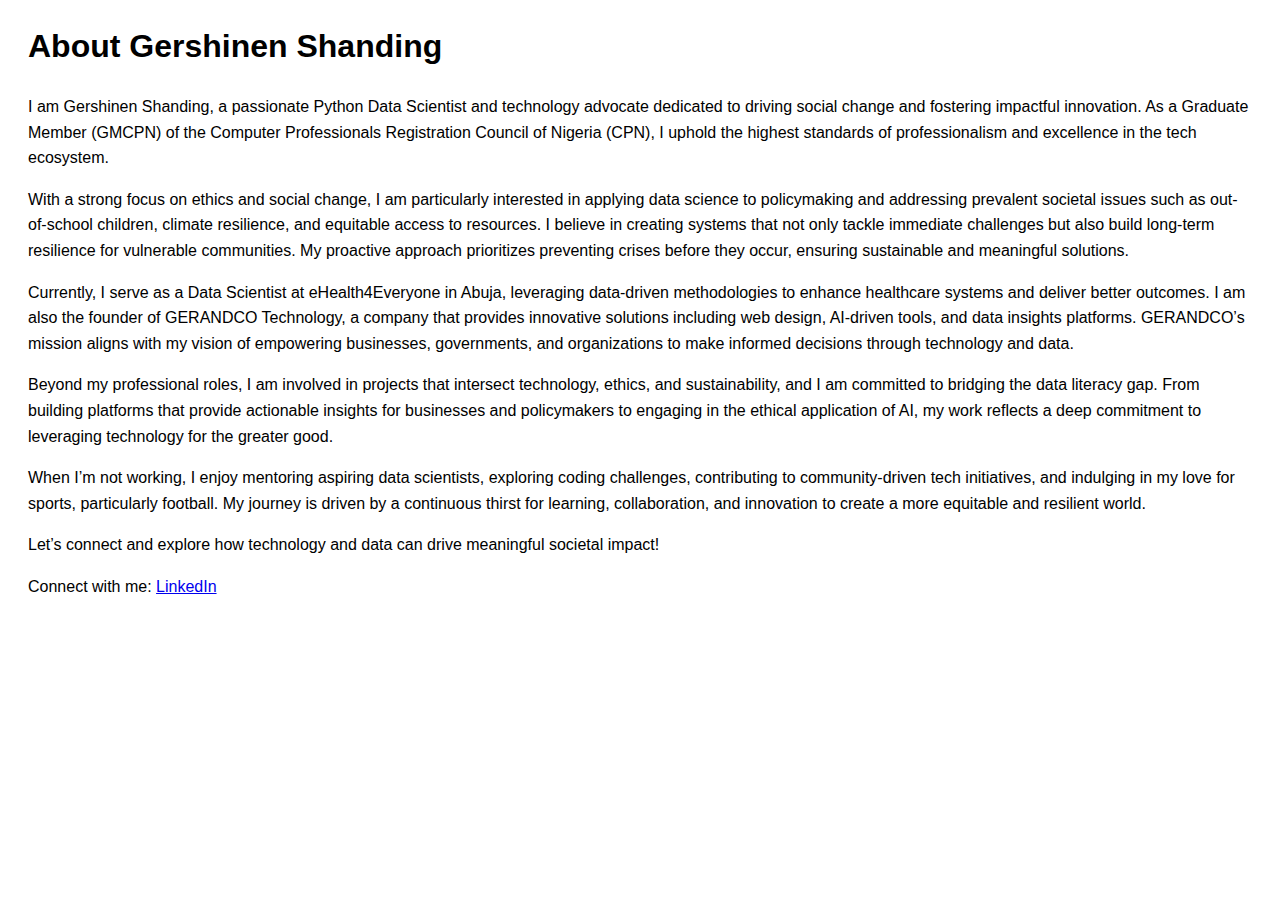
<file: index.html>
<!DOCTYPE html>
<html lang="en">
<head>
    <meta charset="UTF-8">
    <meta name="viewport" content="width=device-width, initial-scale=1.0">
    <meta name="description" content="Learn about Gershinen Shanding, a Python Data Scientist and technology advocate specializing in data science, ethics, social change, and sustainable innovation.">
    <meta name="keywords" content="Gershinen Shanding, Data Scientist, Python, Technology Advocate, Ethics, Social Change, Data Literacy, Climate Resilience, GERANDCO Technology, AI Solutions">
    <meta name="author" content="Gershinen Shanding">
    <meta name="robots" content="index, follow">
    <title>About Gershinen Shanding | Data Scientist & Technology Advocate</title>
    <link rel="canonical" href="https://yourwebsite.com/about-gershinen-shanding">
    <meta property="og:title" content="About Gershinen Shanding | Data Scientist & Technology Advocate">
    <meta property="og:description" content="Discover Gershinen Shanding's journey as a Data Scientist and his passion for using technology to drive social change and build sustainable systems.">
    <meta property="og:url" content="https://yourwebsite.com/about-gershinen-shanding">
    <meta property="og:type" content="website">
    <meta property="og:image" content="https://yourwebsite.com/images/gershinen-shanding-profile.jpg">
    <meta name="twitter:card" content="summary_large_image">
    <meta name="twitter:title" content="About Gershinen Shanding | Data Scientist & Technology Advocate">
    <meta name="twitter:description" content="Explore Gershinen Shanding's professional journey, expertise, and contributions to data science, ethics, and social change.">
    <meta name="twitter:image" content="https://yourwebsite.com/images/gershinen-shanding-profile.jpg">
</head>
<body>
    <section style="font-family: Arial, sans-serif; line-height: 1.6; margin: 20px;">
        <header>
            <h1>About Gershinen Shanding</h1>
        </header>
        <p>
            I am Gershinen Shanding, a passionate Python Data Scientist and technology advocate dedicated to driving social change and fostering impactful innovation. 
            As a Graduate Member (GMCPN) of the Computer Professionals Registration Council of Nigeria (CPN), I uphold the highest standards of professionalism and excellence in the tech ecosystem.
        </p>
        <p>
            With a strong focus on ethics and social change, I am particularly interested in applying data science to policymaking and addressing prevalent societal issues such as out-of-school children, 
            climate resilience, and equitable access to resources. I believe in creating systems that not only tackle immediate challenges but also build long-term resilience for vulnerable communities. 
            My proactive approach prioritizes preventing crises before they occur, ensuring sustainable and meaningful solutions.
        </p>
        <p>
            Currently, I serve as a Data Scientist at eHealth4Everyone in Abuja, leveraging data-driven methodologies to enhance healthcare systems and deliver better outcomes. 
            I am also the founder of GERANDCO Technology, a company that provides innovative solutions including web design, AI-driven tools, and data insights platforms. GERANDCO’s mission aligns with my vision 
            of empowering businesses, governments, and organizations to make informed decisions through technology and data.
        </p>
        <p>
            Beyond my professional roles, I am involved in projects that intersect technology, ethics, and sustainability, and I am committed to bridging the data literacy gap. 
            From building platforms that provide actionable insights for businesses and policymakers to engaging in the ethical application of AI, my work reflects a deep commitment to leveraging technology for the greater good.
        </p>
        <p>
            When I’m not working, I enjoy mentoring aspiring data scientists, exploring coding challenges, contributing to community-driven tech initiatives, 
            and indulging in my love for sports, particularly football. My journey is driven by a continuous thirst for learning, collaboration, and innovation to create a more equitable and resilient world.
        </p>
        <p>
            Let’s connect and explore how technology and data can drive meaningful societal impact!
        </p>
        <footer>
            <p>Connect with me: <a href="https://linkedin.com/in/gershinenshanding" target="_blank" rel="noopener">LinkedIn</a></p>
        </footer>
    </section>
</body>
</html>
</file>
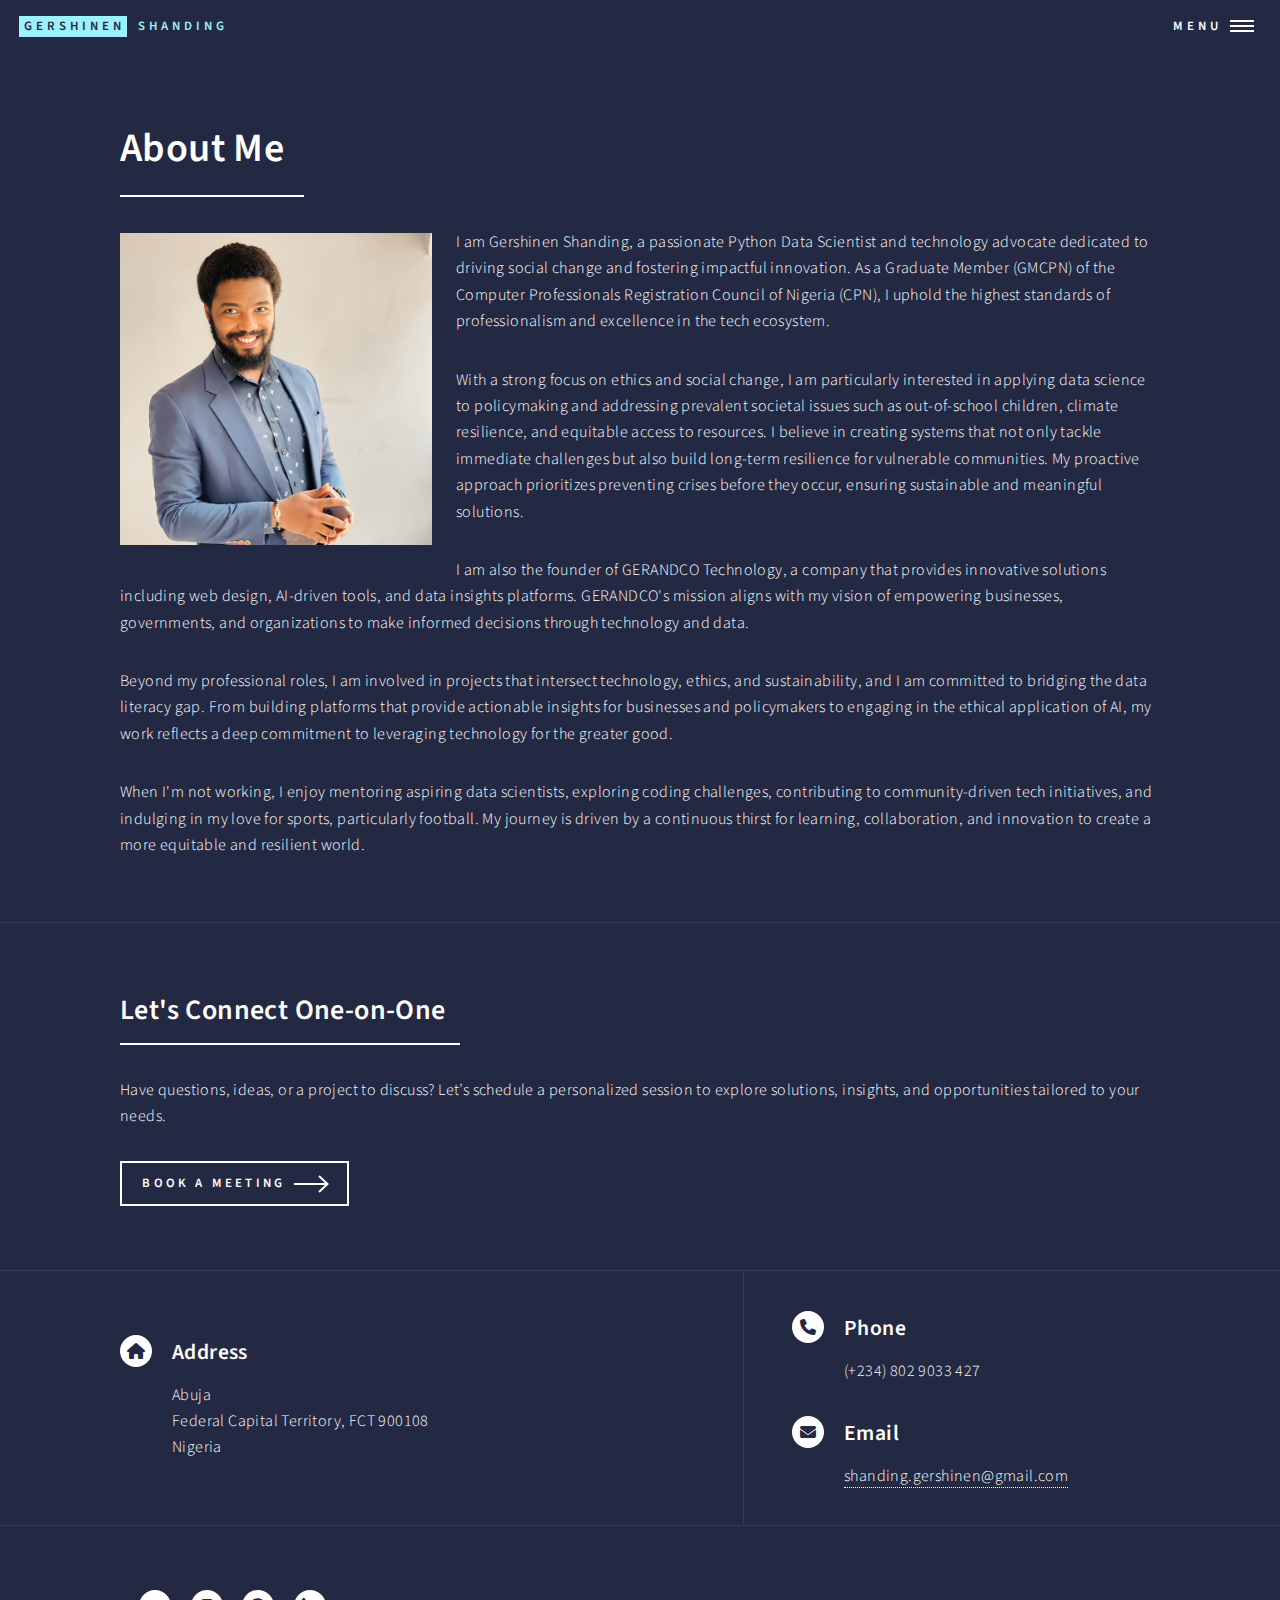
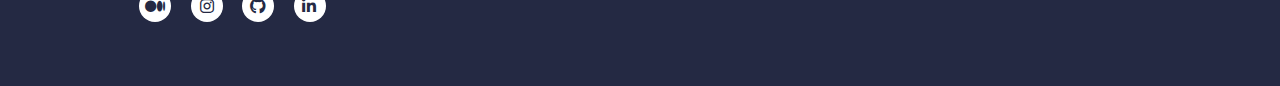
<file: about.html>
<!DOCTYPE HTML>

<html>
	<head>
		<title>GERSHINEN SHANDING'S PORTFOLIO</title>
		<meta charset="utf-8" />
		<meta name="viewport" content="width=device-width, initial-scale=1, user-scalable=no" />
		<link rel="stylesheet" href="assets/css/main.css" />
		<link rel="icon" type="image/png" href="images/favicon.png" />
    	<link rel="shortcut icon" type="image/png" href="images/favicon.png" />
		<noscript><link rel="stylesheet" href="assets/css/noscript.css" /></noscript>
		<link rel="manifest" href="assets/manifest.json" />
	</head>
	<script type="application/ld+json">
		{
		"@context": "https://schema.org",
		"@type": "Person",
		"name": "Gershinen Shanding",
		"alternateName": "pgshandino",
		"url": "https://pgshandino.github.io/",
		"image": "https://pgshandino.github.io/images/portfolio-share-image.jpg",
		"sameAs": [
			"https://www.linkedin.com/in/pgshandino/",
			"https://github.com/pgshandino",
			"https://twitter.com/pgshandino"
		],
		"jobTitle": "Data Scientist & AI Solutions Expert",
		"worksFor": [
			{
			"@type": "Organization",
			"name": "GERANDCO Technology",
			"url": "https://gerandco.com.ng"
			},
			{
			"@type": "Organization",
			"name": "Seedbuilders Innovation Hub"
			}
		],
		"alumniOf": {
			"@type": "EducationalOrganization",
			"name": "African University of Science and Technology"
		},
		"knowsAbout": [
			"Data Science",
			"Machine Learning",
			"Ethical AI",
			"Data Governance",
			"Natural Language Processing",
			"Satellite Imagery",
			"Python",
			"R",
			"Power BI",
			"Flask",
			"FastAPI",
			"ChromaDB",
			"PostgreSQL"
		],
		"description": "Gershinen Shanding is a data scientist and AI practitioner specializing in machine learning, data governance, and digital innovation in Africa. He is the founder of GERANDCO Technology and actively involved in data education at Seedbuilders."
		}
	</script>

	<body class="is-preload">

		<!-- Wrapper -->
			<div id="wrapper">

				<!-- Header -->
					<header id="header" class="alt">
						<a href="index.html" class="logo"><strong>GERSHINEN</strong> <span>SHANDING</span></a>
						<nav>
							<a href="#menu">Menu</a>
						</nav>
					</header>

				<!-- Menu -->
					<nav id="menu">
						<ul class="links">
							<li><a href="index.html">Home</a></li>
							<li><a href="about.html">About</a></li>
							<li><a href="blogs.html">Blog</a></li>
							<li><a href="projects.html">Projects</a></li>
							<li><a href="testimonials.html">Testimonials</a></li>
						</ul>
						<ul class="actions stacked">
							<li><a href="#" class="button primary fit">Get Started</a></li>
							<li><a href="#" class="button fit">Log In</a></li>
						</ul>
					</nav>

				<!-- Main -->
					<div id="main" class="alt">

						<!-- One -->
							<section id="one">
								<div class="inner">
									<header class="major">
										<h1>About Me</h1>
									</header>
									<!-- <span class="image main"><img src="images/pic11.jpg" alt="" /></span> -->
									<p><span class="image left"><img src="images/spg.png" alt="" /></span>I am Gershinen Shanding, a passionate Python Data Scientist and technology advocate dedicated to driving social change and fostering impactful innovation. As a Graduate Member (GMCPN) of the Computer Professionals Registration Council of Nigeria (CPN), I uphold the highest standards of professionalism and excellence in the tech ecosystem.</p>
									<p>With a strong focus on ethics and social change, I am particularly interested in applying data science to policymaking and addressing prevalent societal issues such as out-of-school children, climate resilience, and equitable access to resources. I believe in creating systems that not only tackle immediate challenges but also build long-term resilience for vulnerable communities. My proactive approach prioritizes preventing crises before they occur, ensuring sustainable and meaningful solutions.</p>
									<p>I am also the founder of GERANDCO Technology, a company that provides innovative solutions including web design, AI-driven tools, and data insights platforms. GERANDCO's mission aligns with my vision of empowering businesses, governments, and organizations to make informed decisions through technology and data.</p>
									<p>Beyond my professional roles, I am involved in projects that intersect technology, ethics, and sustainability, and I am committed to bridging the data literacy gap. From building platforms that provide actionable insights for businesses and policymakers to engaging in the ethical application of AI, my work reflects a deep commitment to leveraging technology for the greater good.</p>
									<p>When I'm not working, I enjoy mentoring aspiring data scientists, exploring coding challenges, contributing to community-driven tech initiatives, and indulging in my love for sports, particularly football. My journey is driven by a continuous thirst for learning, collaboration, and innovation to create a more equitable and resilient world.</p>
								</div>
							</section>

							<section id="three">
								<div class="inner">
									<header class="major">
										<h2>Let's Connect One-on-One</h2>
									</header>
									<p>Have questions, ideas, or a project to discuss? Let’s schedule a personalized session to explore solutions, insights, and opportunities tailored to your needs.</p>
									<ul class="actions">
										<li><a href="https://cal.com/shanding" class="button next">Book a Meeting</a></li>
									</ul>
								</div>
							</section>

					</div>

				<!-- Contact -->
					<section id="contact">
						<section class="inner">
							<section>
								<section>
									<div class="contact-method">
											<span class="icon solid alt fa-home"></span>
											<h3>Address</h3>
											<span>Abuja<br />
											Federal Capital Territory, FCT 900108<br />
											Nigeria</span>
										</div>
								</section>
							</section>
							<section class="inner">
								<section>
									<section>
										<h1></h1>
										<div class="contact-method">
											<span class="icon solid alt fa-phone"></span>
											<h3>Phone</h3>
											<span>(+234) 802 9033 427</span>
										</div>
									</section>
								</section>
								<section>
									<section>
										<div class="contact-method">
											<span class="icon solid alt fa-envelope"></span>
											<h3>Email</h3>
											<a href="mailto:gershinen@example.com?subject=Let's%20Work%20Together&body=Hi%20Gershinen%2C%0A%0AI%20visited%20your%20portfolio%20and%20I'm%20interested%20in%20collaborating%20with%20you.%20Let's%20connect!">shanding.gershinen@gmail.com</a>
										</div>
									</section>
								</section>
							</section>
						</section>
					</section>

				<!-- Footer -->
					<footer id="footer">
						<div class="inner">
							<ul class="icons">
								<li><a href="https://x.com/pgshandino" class="icon brands alt fa-x- twitter"><span class="label">Twitter</span></a></li>
								<li><a href="https://medium.com/@pgshanding" class="icon brands alt fa-medium"><span class="label">Medium</span></a></li>
								<li><a href="https://www.instagram.com/_shanding" class="icon brands alt fa-instagram"><span class="label">Instagram</span></a></li>
								<li><a href="https://github.com/pgshandino" class="icon brands alt fa-github"><span class="label">GitHub</span></a></li>
								<li><a href="https://linkedin.com/in/pgshanding" class="icon brands alt fa-linkedin-in"><span class="label">LinkedIn</span></a></li>
							</ul>
						</div>
					</footer>

			</div>

		<!-- Scripts -->
			<script src="assets/js/jquery.min.js"></script>
			<script src="assets/js/jquery.scrolly.min.js"></script>
			<script src="assets/js/jquery.scrollex.min.js"></script>
			<script src="assets/js/browser.min.js"></script>
			<script src="assets/js/breakpoints.min.js"></script>
			<script src="assets/js/util.js"></script>
			<script src="assets/js/main.js"></script>

	</body>
</html>
</file>
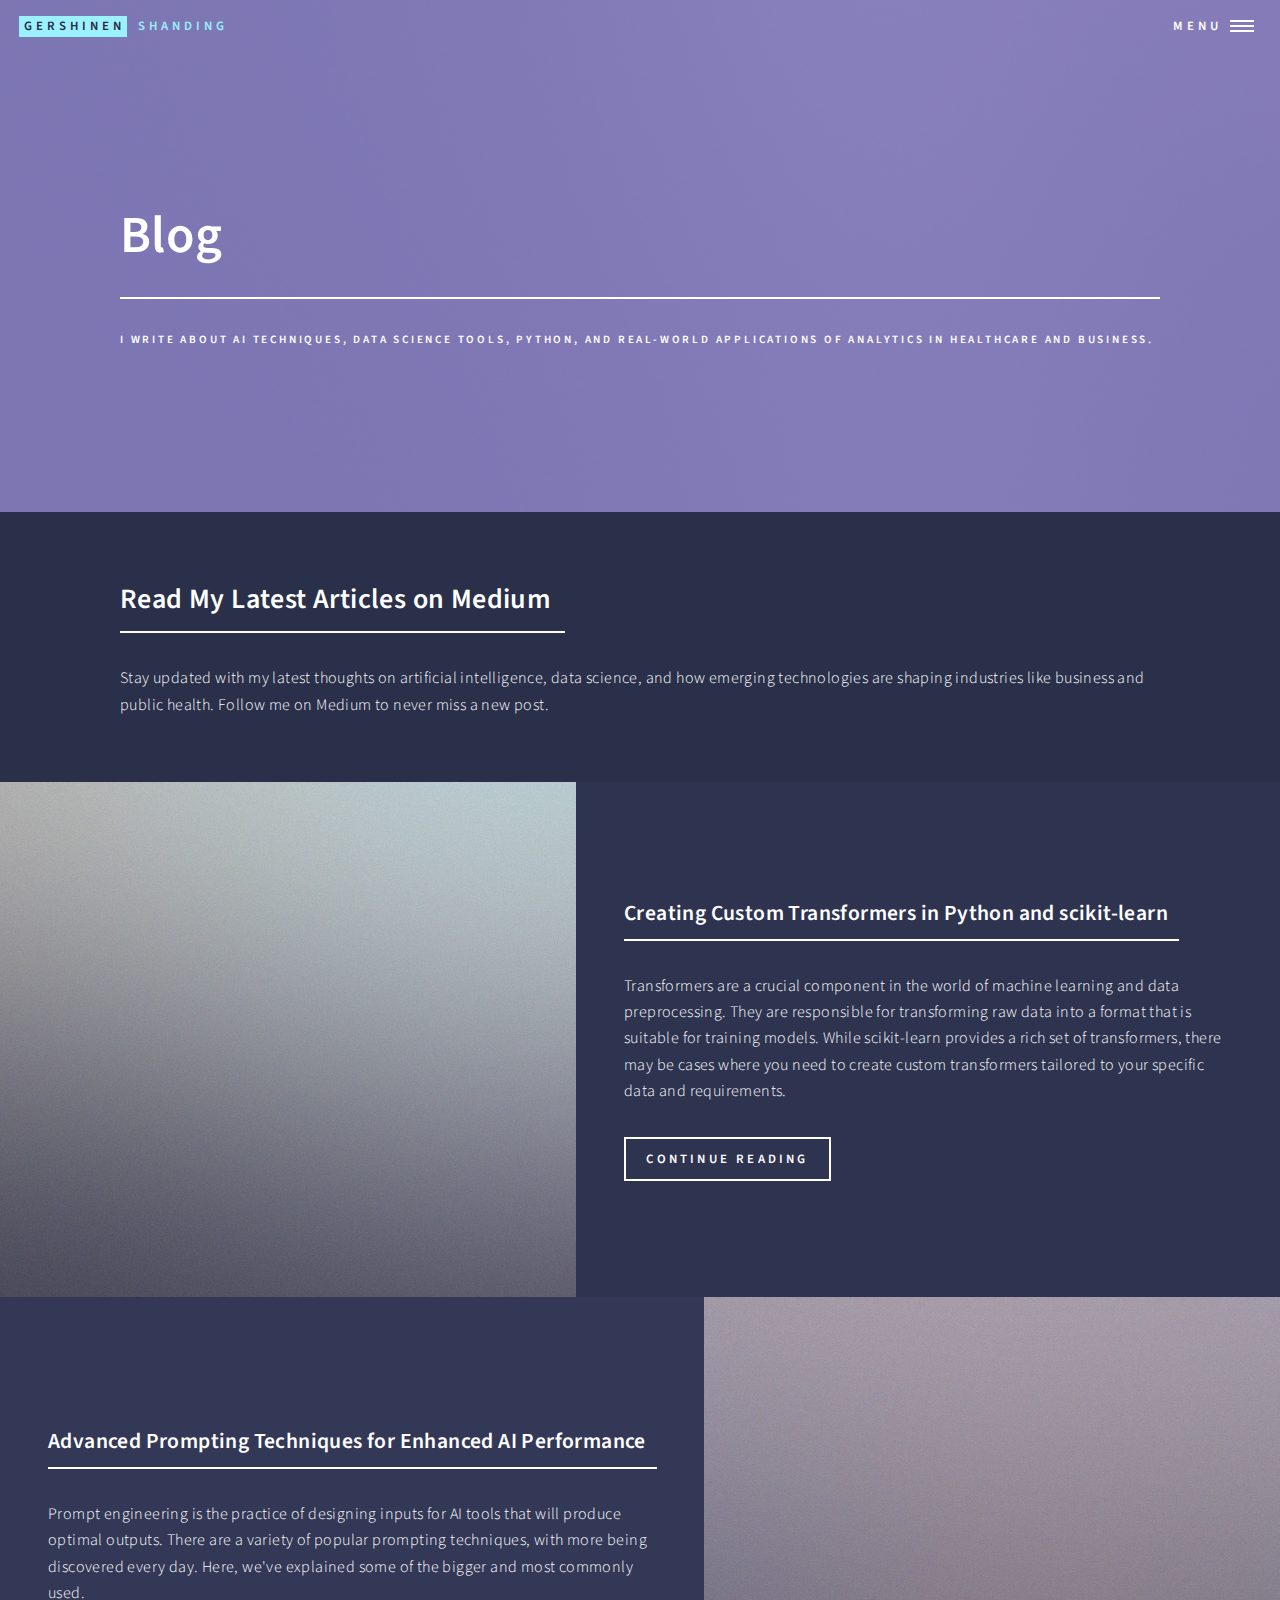
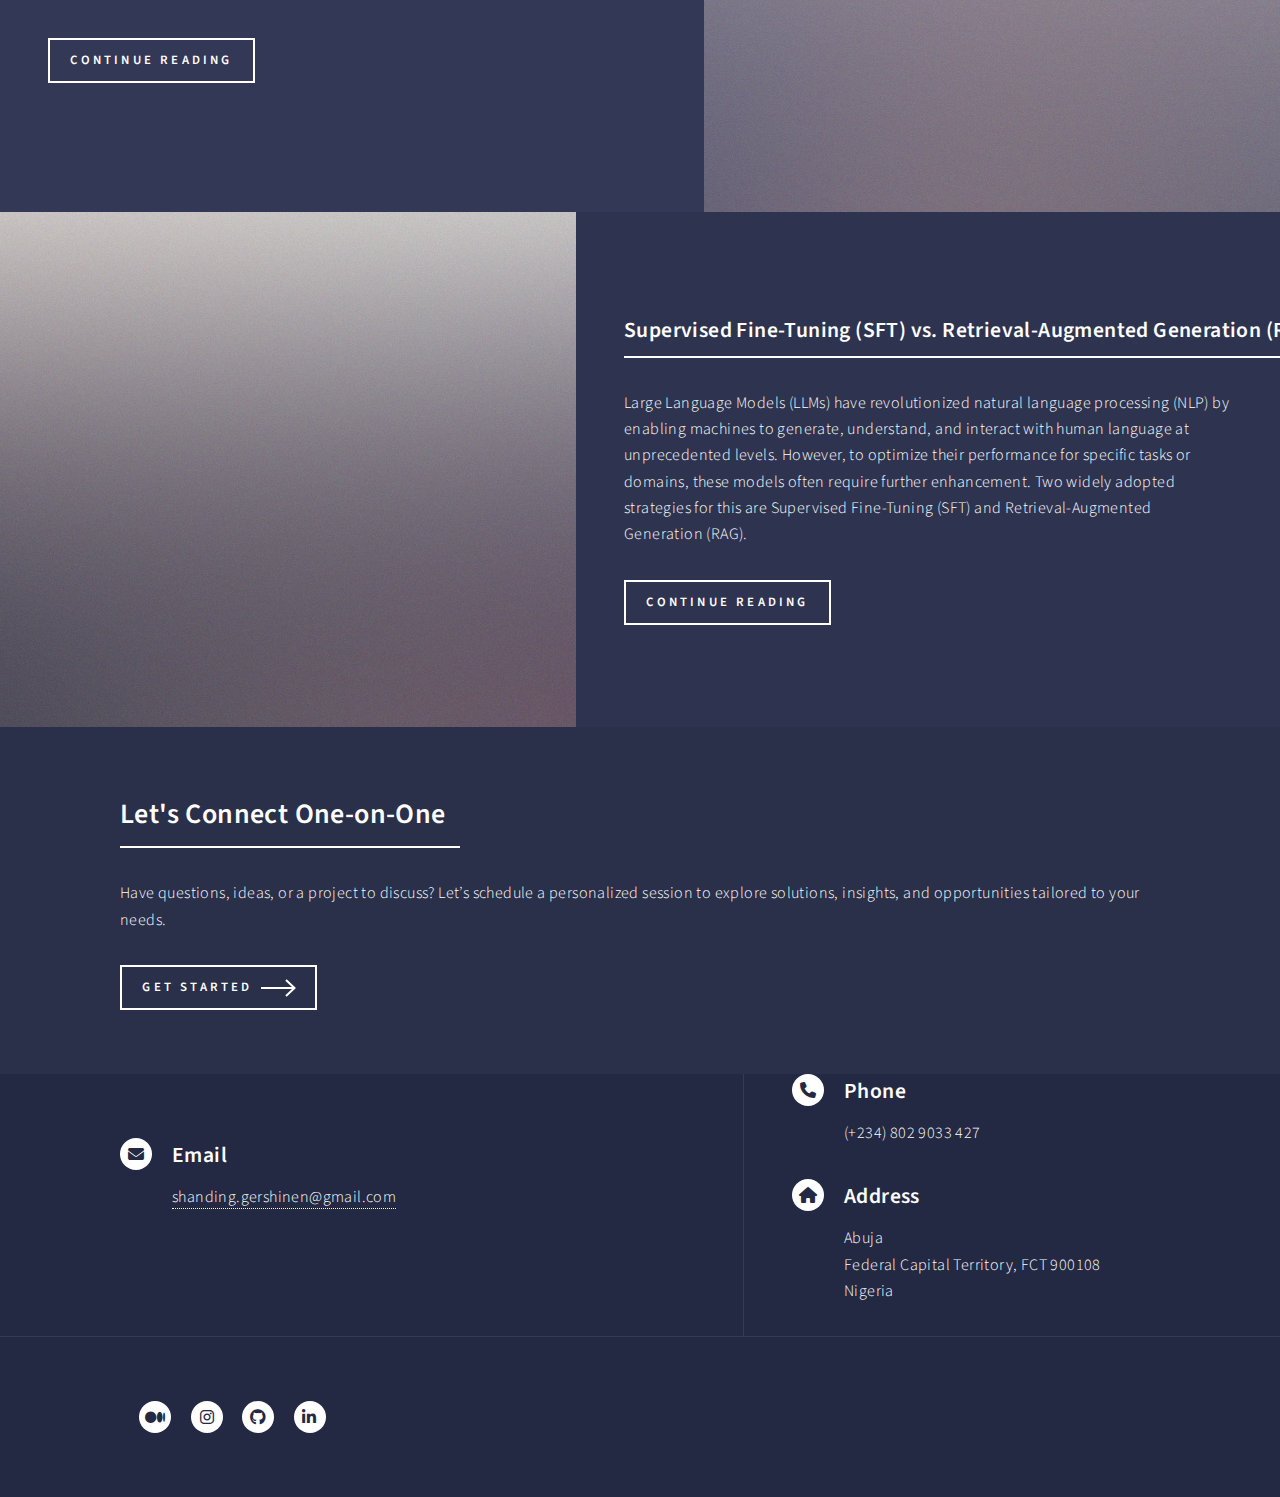
<file: blogs.html>
<!DOCTYPE HTML>

<html>
	<head>
		<title>BLOG - GERSHINEN SHANDING'S PORTFOLIO</title>
		<meta charset="utf-8" />
		<meta name="viewport" content="width=device-width, initial-scale=1, user-scalable=no" />
		<link rel="stylesheet" href="assets/css/main.css" />
		<link rel="icon" type="image/png" href="images/favicon.png" />
    	<link rel="shortcut icon" type="image/png" href="images/favicon.png" />
		<noscript><link rel="stylesheet" href="assets/css/noscript.css" /></noscript>
		<link rel="manifest" href="assets/manifest.json" />
	</head>
	<script type="application/ld+json">
		{
		"@context": "https://schema.org",
		"@type": "Person",
		"name": "Gershinen Shanding",
		"alternateName": "pgshandino",
		"url": "https://pgshandino.github.io/",
		"image": "https://pgshandino.github.io/images/portfolio-share-image.jpg",
		"sameAs": [
			"https://www.linkedin.com/in/pgshandino/",
			"https://github.com/pgshandino",
			"https://twitter.com/pgshandino"
		],
		"jobTitle": "Data Scientist & AI Solutions Expert",
		"worksFor": [
			{
			"@type": "Organization",
			"name": "GERANDCO Technology",
			"url": "https://gerandco.com.ng"
			},
			{
			"@type": "Organization",
			"name": "Seedbuilders Innovation Hub"
			}
		],
		"alumniOf": {
			"@type": "EducationalOrganization",
			"name": "African University of Science and Technology"
		},
		"knowsAbout": [
			"Data Science",
			"Machine Learning",
			"Ethical AI",
			"Data Governance",
			"Natural Language Processing",
			"Satellite Imagery",
			"Python",
			"R",
			"Power BI",
			"Flask",
			"FastAPI",
			"ChromaDB",
			"PostgreSQL"
		],
		"description": "Gershinen Shanding is a data scientist and AI practitioner specializing in machine learning, data governance, and digital innovation in Africa. He is the founder of GERANDCO Technology and actively involved in data education at Seedbuilders."
		}
	</script>

	<body class="is-preload">

		<!-- Wrapper -->
			<div id="wrapper">

				<!-- Header -->
					<header id="header" class="alt">
						<a href="index.html" class="logo"><strong>GERSHINEN</strong> <span>SHANDING</span></a>
						<nav>
							<a href="#menu">Menu</a>
						</nav>
					</header>

				<!-- Menu -->
					<nav id="menu">
						<ul class="links">
							<li><a href="index.html">Home</a></li>
							<li><a href="about.html">About</a></li>
							<li><a href="blogs.html">Blog</a></li>
							<li><a href="projects.html">Projects</a></li>
							<li><a href="testimonials.html">Testimonials</a></li>
						</ul>
						<ul class="actions stacked">
							<li><a href="#" class="button primary fit">Get Started</a></li>
							<li><a href="#" class="button fit">Log In</a></li>
						</ul>
					</nav>

				<!-- Banner -->
				<!-- Note: The "styleN" class below should match that of the header element. -->
					<section id="banner" class="style2">
						<div class="inner">
							<span class="image">
								<img src="images/pic07.jpg" alt="" />
							</span>
							<header class="major">
								<h1>Blog</h1>
							</header>
							<div class="content">
								<p>I write about AI techniques, data science tools, python, and real-world 
									applications of analytics in healthcare and business.</p>
							</div>
						</div>
					</section>

				<!-- Main -->
					<div id="main">

						<!-- One -->
							<section id="one">
								<div class="inner">
									<header class="major">
										<h2>Read My Latest Articles on Medium</h2>
									</header>
									<p>
										Stay updated with my latest thoughts on artificial intelligence, 
										data science, and how emerging technologies are shaping industries 
										like business and public health. Follow me on Medium to never miss a new post.
									</p>
								</div>
							</section>

						<!-- Two -->
							<section id="two" class="spotlights">
								<section>
									<a href="https://medium.com/@pgshanding/creating-custom-transformers-in-python-and-scikit-learn-10767487017e" class="image">
										<img src="images/pic08.jpg" alt="" data-position="center center" />
									</a>
									<div class="content">
										<div class="inner">
											<header class="major">
												<h3>Creating Custom Transformers in Python and scikit-learn</h3>
											</header>
											<p>Transformers are a crucial component in the world of machine learning and 
												data preprocessing. They are responsible for transforming raw data into a format 
												that is suitable for training models. While scikit-learn provides a rich set of transformers, 
												there may be cases where you need to create custom transformers tailored to your specific data and requirements.</p>
											<ul class="actions">
												<li><a href="https://medium.com/@pgshanding/creating-custom-transformers-in-python-and-scikit-learn-10767487017e" class="button">Continue Reading</a></li>
											</ul>
										</div>
									</div>
								</section>
								<section>
									<a href="https://medium.com/@pgshanding/advanced-prompting-techniques-for-enhanced-ai-performance-3c8814ceecf7" class="image">
										<img src="images/pic09.jpg" alt="" data-position="top center" />
									</a>
									<div class="content">
										<div class="inner">
											<header class="major">
												<h3>Advanced Prompting Techniques for Enhanced AI Performance</h3>
											</header>
											<p>Prompt engineering is the practice of designing inputs for AI tools that will produce optimal outputs.
												There are a variety of popular prompting techniques, with more being discovered every day. Here, we've 
												explained some of the bigger and most commonly used.</p>
											<ul class="actions">
												<li><a href="https://medium.com/@pgshanding/advanced-prompting-techniques-for-enhanced-ai-performance-3c8814ceecf7" class="button">Continue Reading</a></li>
											</ul>
										</div>
									</div>
								</section>
								<section>
									<a href="https://medium.com/@pgshanding/supervised-fine-tuning-sft-vs-retrieval-augmented-generation-rag-c8e67295ceba" class="image">
										<img src="images/pic10.jpg" alt="" data-position="25% 25%" />
									</a>
									<div class="content">
										<div class="inner">
											<header class="major">
												<h3>Supervised Fine-Tuning (SFT) vs. Retrieval-Augmented Generation (RAG)</h3>
											</header>
											<p>Large Language Models (LLMs) have revolutionized natural language processing (NLP) by enabling machines to generate, 
												understand, and interact with human language at unprecedented levels. However, to optimize their performance for 
												specific tasks or domains, these models often require further enhancement. Two widely adopted strategies for this are 
												Supervised Fine-Tuning (SFT) and Retrieval-Augmented Generation (RAG).</p>
											<ul class="actions">
												<li><a href="https://medium.com/@pgshanding/supervised-fine-tuning-sft-vs-retrieval-augmented-generation-rag-c8e67295ceba" class="button">Continue Reading</a></li>
											</ul>
										</div>
									</div>
								</section>
							</section>

						<!-- Three -->
							<section id="three">
								<div class="inner">
									<header class="major">
										<h2>Let's Connect One-on-One</h2>
									</header>
									<p>Have questions, ideas, or a project to discuss? Let’s schedule a personalized session to explore solutions, insights, and opportunities tailored to your needs.</p>
									<ul class="actions">
										<li><a href="https://cal.com/shanding" class="button next">Get Started</a></li>
									</ul>
								</div>
							</section>

					</div>

				<!-- Contact -->
					<section id="contact">
						<section class="inner">
							<section>
								<section>
									<div class="contact-method">
										<span class="icon solid alt fa-envelope"></span>
										<h3>Email</h3>
										<a href="mailto:gershinen@example.com?subject=Let's%20Work%20Together&body=Hi%20Gershinen%2C%0A%0AI%20visited%20your%20portfolio%20and%20I'm%20interested%20in%20collaborating%20with%20you.%20Let's%20connect!">shanding.gershinen@gmail.com</a>
									</div>
								</section>
							</section>
							<section class="inner">
								<section>
									<section>
										<div class="contact-method">
											<span class="icon solid alt fa-phone"></span>
											<h3>Phone</h3>
											<span>(+234) 802 9033 427</span>
										</div>
									</section>
								</section>
								<section>
									<section>
										<div class="contact-method">
											<span class="icon solid alt fa-home"></span>
											<h3>Address</h3>
											<span>Abuja<br />
											Federal Capital Territory, FCT 900108<br />
											Nigeria</span>
										</div>
									</section>
								</section>
							</section>
						</section>
					</section>

				<!-- Footer -->
					<footer id="footer">
						<div class="inner">
							<ul class="icons">
								<li><a href="https://x.com/pgshandino" class="icon brands alt fa-x- twitter"><span class="label">Twitter</span></a></li>
								<li><a href="https://medium.com/@pgshanding" class="icon brands alt fa-medium"><span class="label">Medium</span></a></li>
								<li><a href="https://www.instagram.com/_shanding" class="icon brands alt fa-instagram"><span class="label">Instagram</span></a></li>
								<li><a href="https://github.com/pgshandino" class="icon brands alt fa-github"><span class="label">GitHub</span></a></li>
								<li><a href="https://linkedin.com/in/pgshanding" class="icon brands alt fa-linkedin-in"><span class="label">LinkedIn</span></a></li>
							</ul>
						</div>
					</footer>

			</div>

		<!-- Scripts -->
			<script src="assets/js/jquery.min.js"></script>
			<script src="assets/js/jquery.scrolly.min.js"></script>
			<script src="assets/js/jquery.scrollex.min.js"></script>
			<script src="assets/js/browser.min.js"></script>
			<script src="assets/js/breakpoints.min.js"></script>
			<script src="assets/js/util.js"></script>
			<script src="assets/js/main.js"></script>

	</body>
</html>
</file>
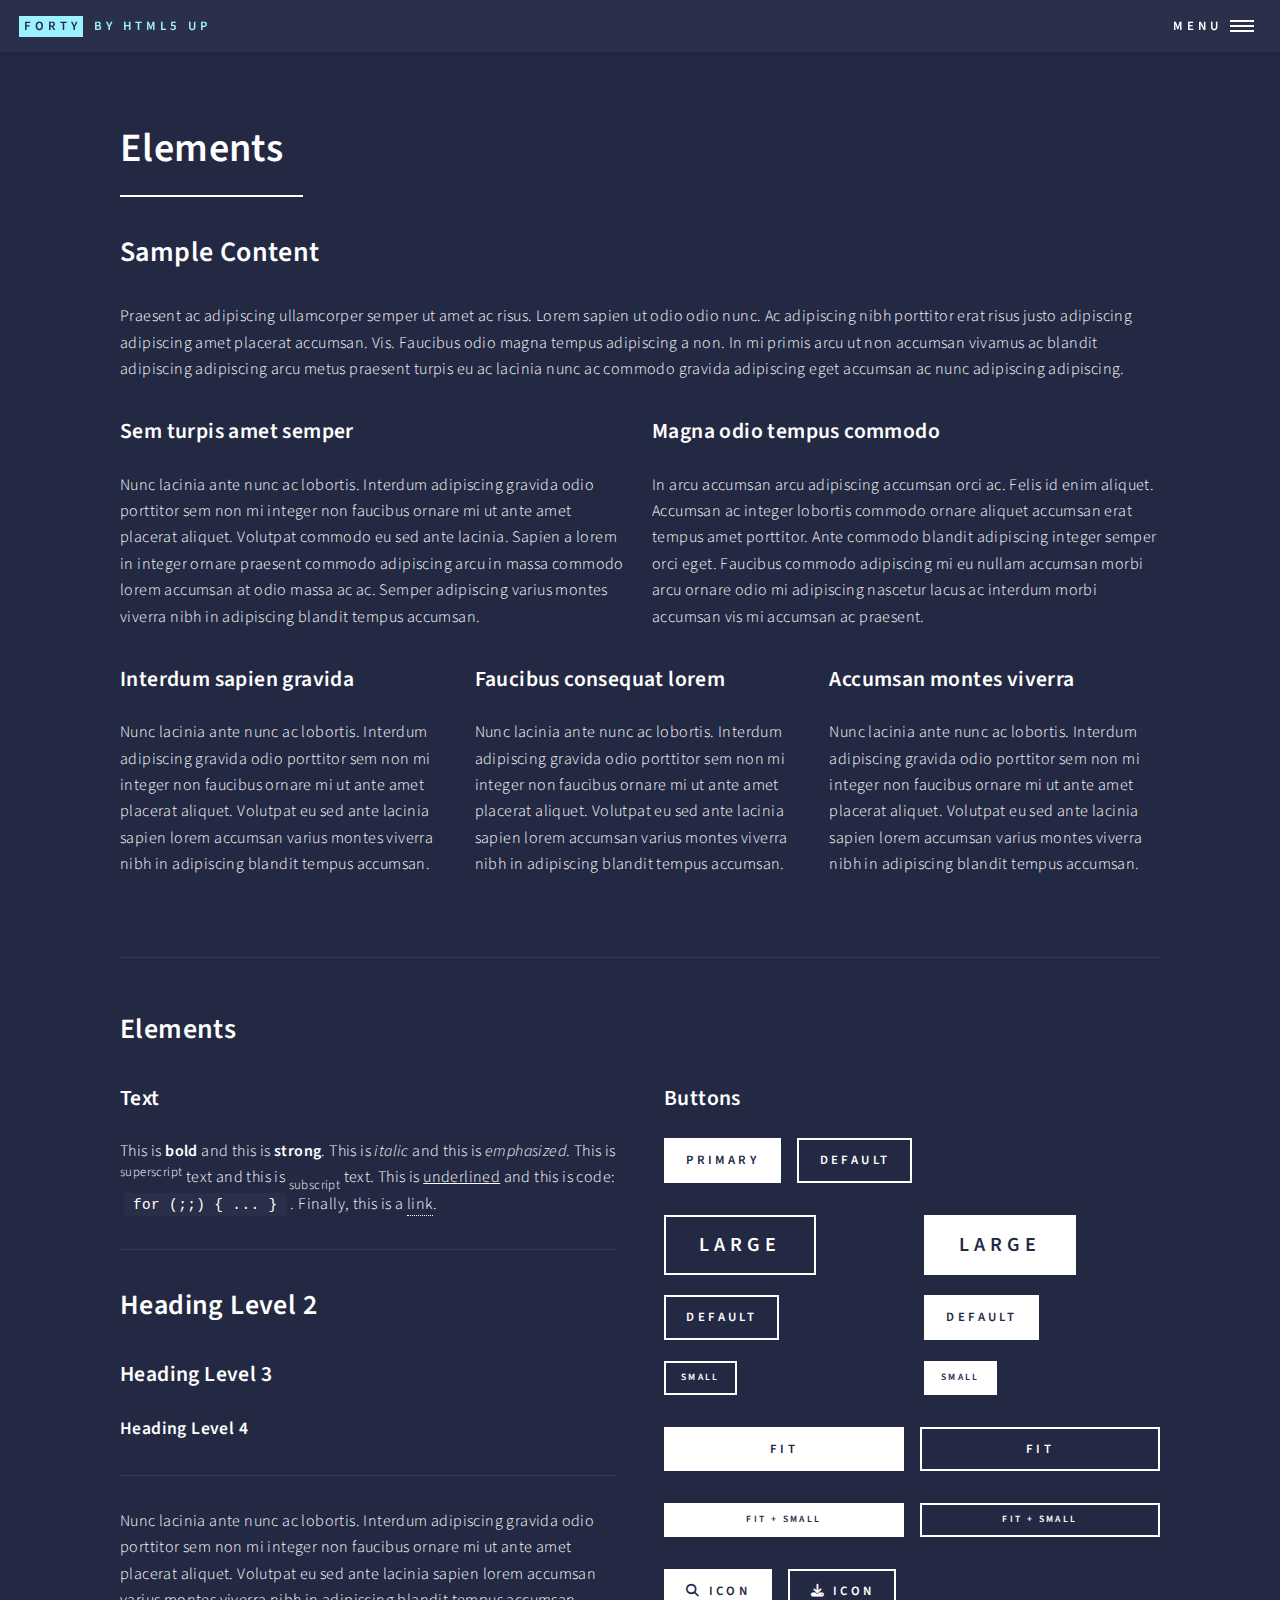
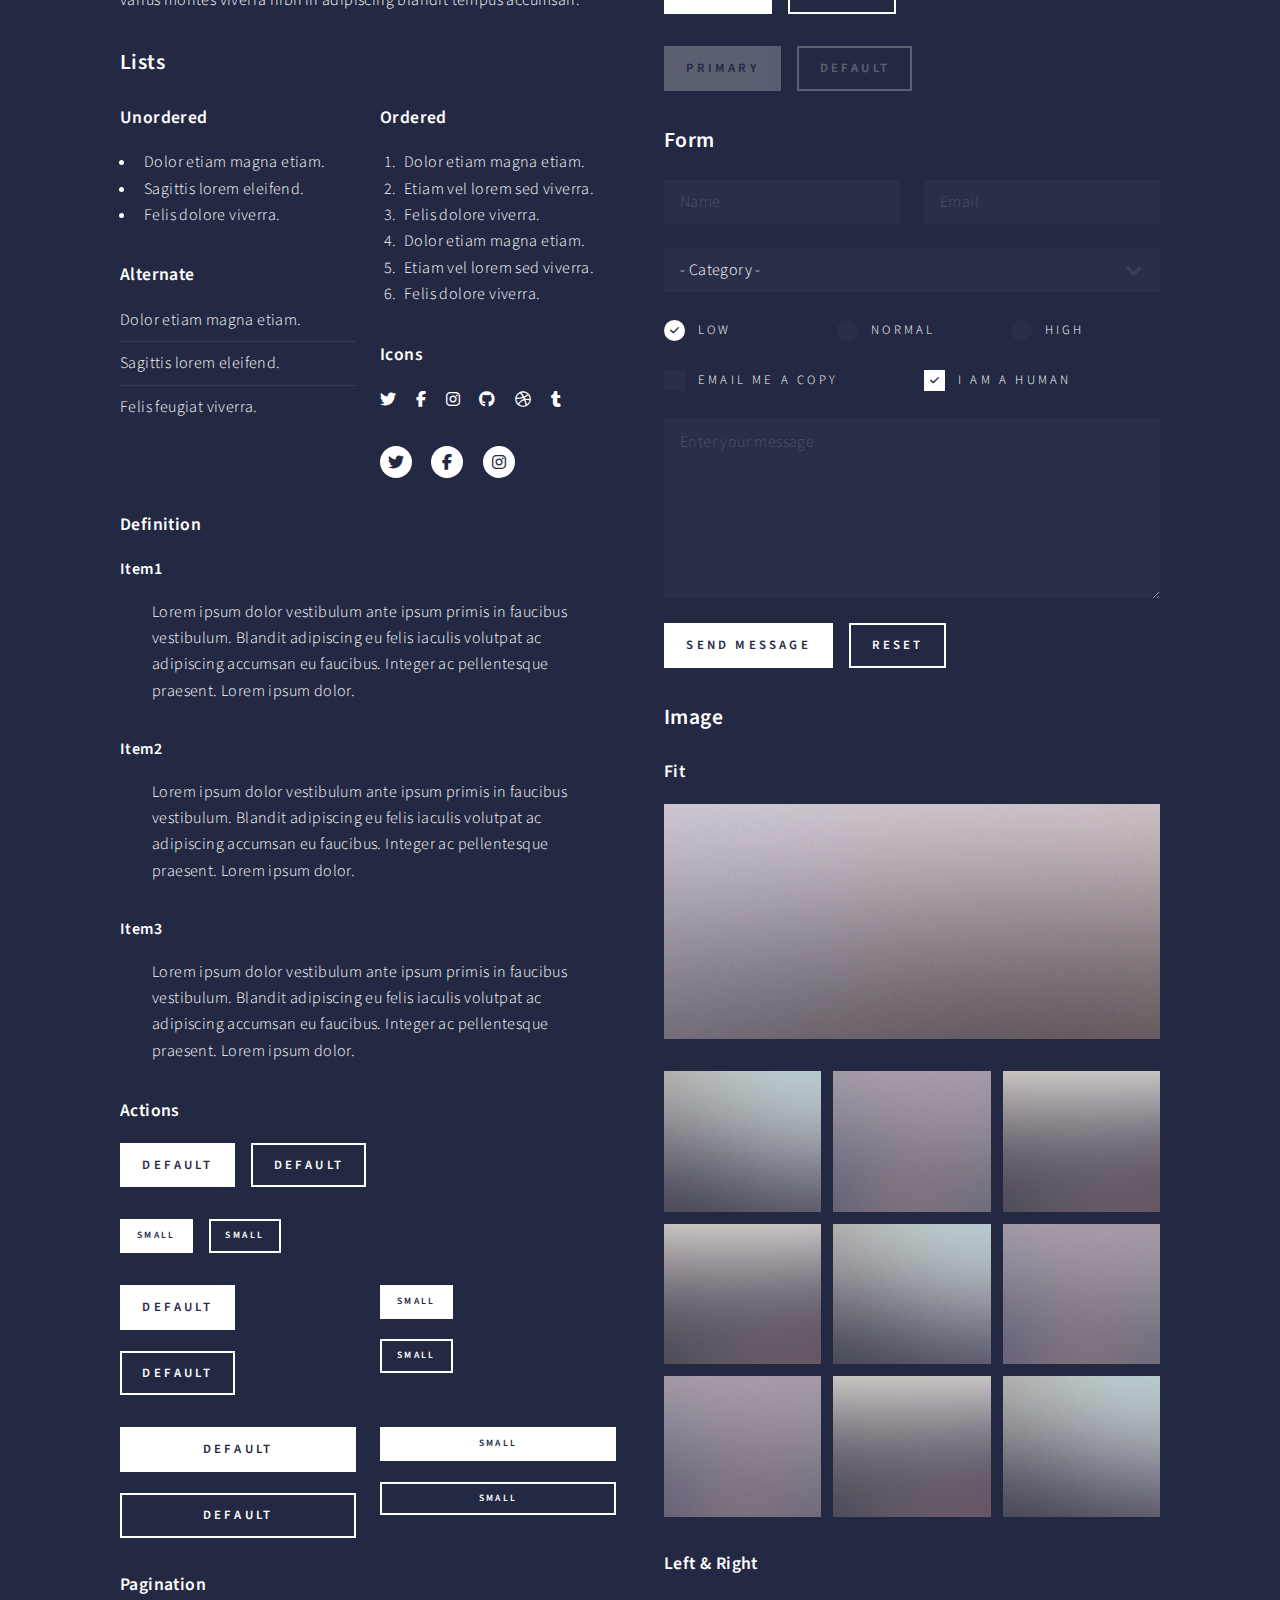
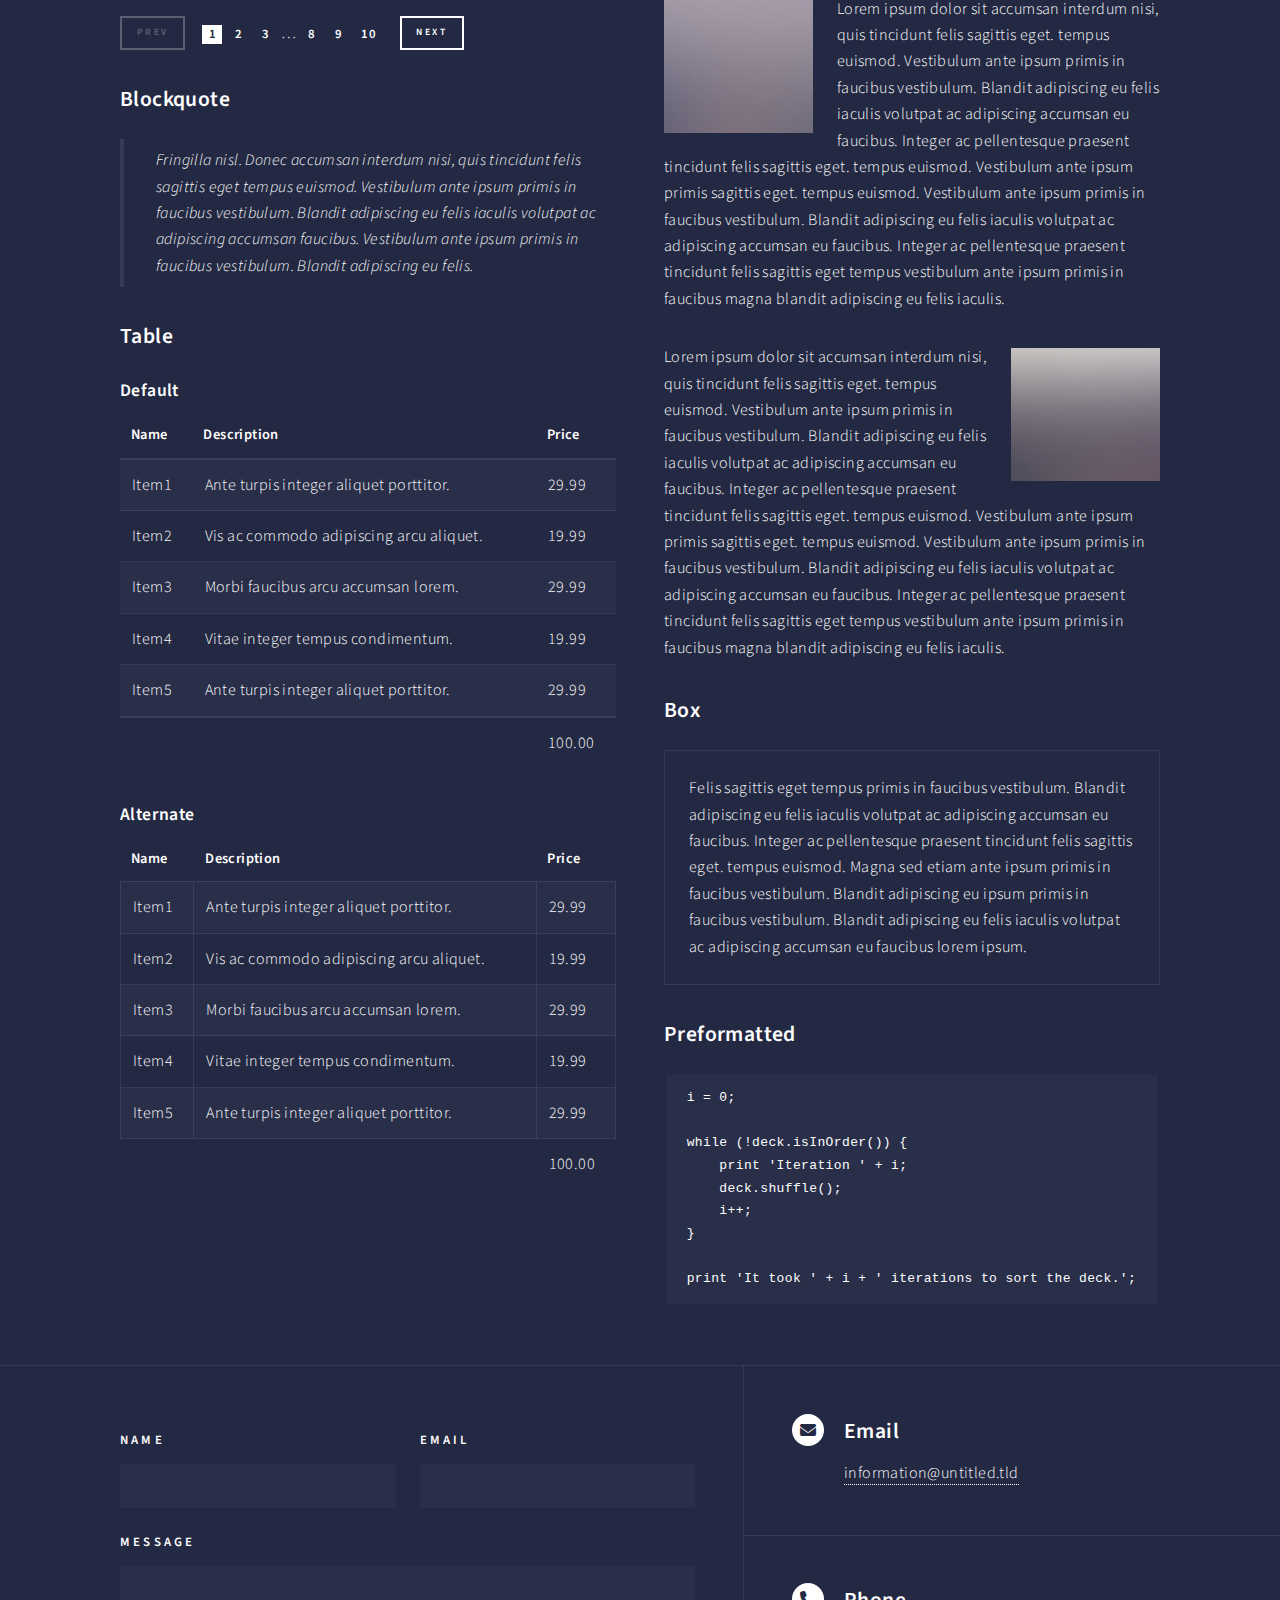
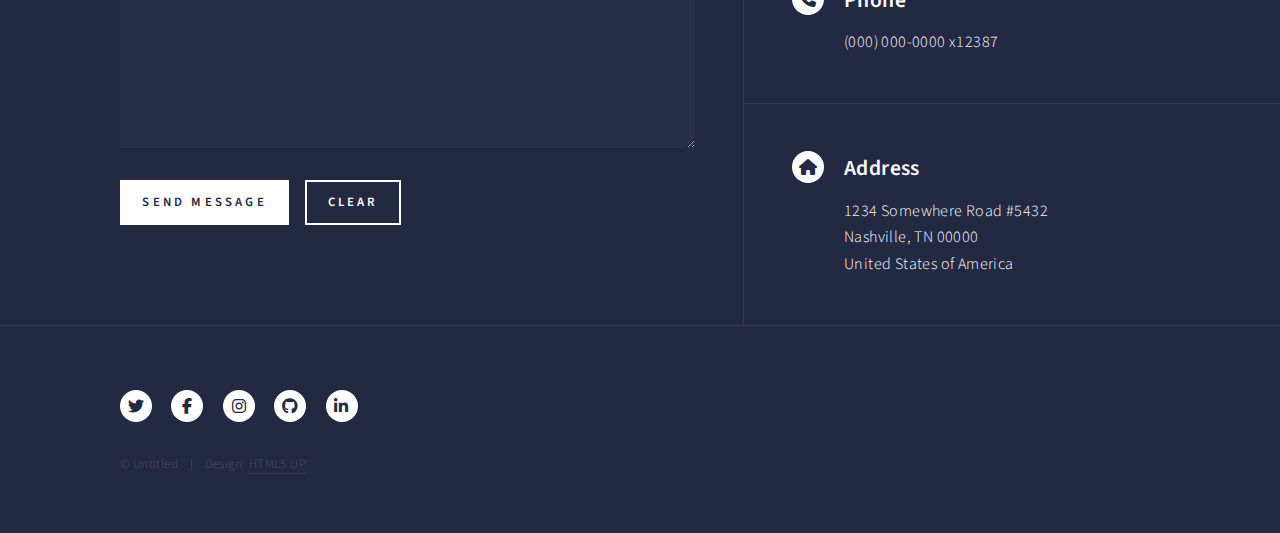
<file: elements.html>
<!DOCTYPE HTML>
<!--
	Forty by HTML5 UP
	html5up.net | @ajlkn
	Free for personal and commercial use under the CCA 3.0 license (html5up.net/license)
-->
<html>
	<head>
		<title>Elements - Forty by HTML5 UP</title>
		<meta charset="utf-8" />
		<meta name="viewport" content="width=device-width, initial-scale=1, user-scalable=no" />
		<link rel="stylesheet" href="assets/css/main.css" />
		<noscript><link rel="stylesheet" href="assets/css/noscript.css" /></noscript>
	</head>
	<body class="is-preload">

		<!-- Wrapper -->
			<div id="wrapper">

				<!-- Header -->
					<header id="header">
						<a href="index.html" class="logo"><strong>Forty</strong> <span>by HTML5 UP</span></a>
						<nav>
							<a href="#menu">Menu</a>
						</nav>
					</header>

				<!-- Menu -->
					<nav id="menu">
						<ul class="links">
							<li><a href="index.html">Home</a></li>
							<li><a href="landing.html">Landing</a></li>
							<li><a href="generic.html">Generic</a></li>
							<li><a href="elements.html">Elements</a></li>
						</ul>
						<ul class="actions stacked">
							<li><a href="#" class="button primary fit">Get Started</a></li>
							<li><a href="#" class="button fit">Log In</a></li>
						</ul>
					</nav>

				<!-- Main -->
					<div id="main" class="alt">

						<!-- One -->
							<section id="one">
								<div class="inner">
									<header class="major">
										<h1>Elements</h1>
									</header>

									<!-- Content -->
										<h2 id="content">Sample Content</h2>
										<p>Praesent ac adipiscing ullamcorper semper ut amet ac risus. Lorem sapien ut odio odio nunc. Ac adipiscing nibh porttitor erat risus justo adipiscing adipiscing amet placerat accumsan. Vis. Faucibus odio magna tempus adipiscing a non. In mi primis arcu ut non accumsan vivamus ac blandit adipiscing adipiscing arcu metus praesent turpis eu ac lacinia nunc ac commodo gravida adipiscing eget accumsan ac nunc adipiscing adipiscing.</p>
										<div class="row">
											<div class="col-6 col-12-small">
												<h3>Sem turpis amet semper</h3>
												<p>Nunc lacinia ante nunc ac lobortis. Interdum adipiscing gravida odio porttitor sem non mi integer non faucibus ornare mi ut ante amet placerat aliquet. Volutpat commodo eu sed ante lacinia. Sapien a lorem in integer ornare praesent commodo adipiscing arcu in massa commodo lorem accumsan at odio massa ac ac. Semper adipiscing varius montes viverra nibh in adipiscing blandit tempus accumsan.</p>
											</div>
											<div class="col-6 col-12-small">
												<h3>Magna odio tempus commodo</h3>
												<p>In arcu accumsan arcu adipiscing accumsan orci ac. Felis id enim aliquet. Accumsan ac integer lobortis commodo ornare aliquet accumsan erat tempus amet porttitor. Ante commodo blandit adipiscing integer semper orci eget. Faucibus commodo adipiscing mi eu nullam accumsan morbi arcu ornare odio mi adipiscing nascetur lacus ac interdum morbi accumsan vis mi accumsan ac praesent.</p>
											</div>
											<!-- Break -->
											<div class="col-4 col-12-medium">
												<h3>Interdum sapien gravida</h3>
												<p>Nunc lacinia ante nunc ac lobortis. Interdum adipiscing gravida odio porttitor sem non mi integer non faucibus ornare mi ut ante amet placerat aliquet. Volutpat eu sed ante lacinia sapien lorem accumsan varius montes viverra nibh in adipiscing blandit tempus accumsan.</p>
											</div>
											<div class="col-4 col-12-medium">
												<h3>Faucibus consequat lorem</h3>
												<p>Nunc lacinia ante nunc ac lobortis. Interdum adipiscing gravida odio porttitor sem non mi integer non faucibus ornare mi ut ante amet placerat aliquet. Volutpat eu sed ante lacinia sapien lorem accumsan varius montes viverra nibh in adipiscing blandit tempus accumsan.</p>
											</div>
											<div class="col-4 col-12-medium">
												<h3>Accumsan montes viverra</h3>
												<p>Nunc lacinia ante nunc ac lobortis. Interdum adipiscing gravida odio porttitor sem non mi integer non faucibus ornare mi ut ante amet placerat aliquet. Volutpat eu sed ante lacinia sapien lorem accumsan varius montes viverra nibh in adipiscing blandit tempus accumsan.</p>
											</div>
										</div>

									<hr class="major" />

									<!-- Elements -->
										<h2 id="elements">Elements</h2>
										<div class="row gtr-200">
											<div class="col-6 col-12-medium">

												<!-- Text stuff -->
													<h3>Text</h3>
													<p>This is <b>bold</b> and this is <strong>strong</strong>. This is <i>italic</i> and this is <em>emphasized</em>.
													This is <sup>superscript</sup> text and this is <sub>subscript</sub> text.
													This is <u>underlined</u> and this is code: <code>for (;;) { ... }</code>.
													Finally, this is a <a href="#">link</a>.</p>
													<hr />
													<h2>Heading Level 2</h2>
													<h3>Heading Level 3</h3>
													<h4>Heading Level 4</h4>
													<hr />
													<p>Nunc lacinia ante nunc ac lobortis. Interdum adipiscing gravida odio porttitor sem non mi integer non faucibus ornare mi ut ante amet placerat aliquet. Volutpat eu sed ante lacinia sapien lorem accumsan varius montes viverra nibh in adipiscing blandit tempus accumsan.</p>

												<!-- Lists -->
													<h3>Lists</h3>
													<div class="row">
														<div class="col-6 col-12-small">

															<h4>Unordered</h4>
															<ul>
																<li>Dolor etiam magna etiam.</li>
																<li>Sagittis lorem eleifend.</li>
																<li>Felis dolore viverra.</li>
															</ul>

															<h4>Alternate</h4>
															<ul class="alt">
																<li>Dolor etiam magna etiam.</li>
																<li>Sagittis lorem eleifend.</li>
																<li>Felis feugiat viverra.</li>
															</ul>

														</div>
														<div class="col-6 col-12-small">

															<h4>Ordered</h4>
															<ol>
																<li>Dolor etiam magna etiam.</li>
																<li>Etiam vel lorem sed viverra.</li>
																<li>Felis dolore viverra.</li>
																<li>Dolor etiam magna etiam.</li>
																<li>Etiam vel lorem sed viverra.</li>
																<li>Felis dolore viverra.</li>
															</ol>

															<h4>Icons</h4>
															<ul class="icons">
																<li><a href="#" class="icon brands fa-twitter"><span class="label">Twitter</span></a></li>
																<li><a href="#" class="icon brands fa-facebook-f"><span class="label">Facebook</span></a></li>
																<li><a href="#" class="icon brands fa-instagram"><span class="label">Instagram</span></a></li>
																<li><a href="#" class="icon brands fa-github"><span class="label">Github</span></a></li>
																<li><a href="#" class="icon brands fa-dribbble"><span class="label">Dribbble</span></a></li>
																<li><a href="#" class="icon brands fa-tumblr"><span class="label">Tumblr</span></a></li>
															</ul>
															<ul class="icons">
																<li><a href="#" class="icon brands alt fa-twitter"><span class="label">Twitter</span></a></li>
																<li><a href="#" class="icon brands alt fa-facebook-f"><span class="label">Facebook</span></a></li>
																<li><a href="#" class="icon brands alt fa-instagram"><span class="label">Instagram</span></a></li>
															</ul>

														</div>
													</div>
													<h4>Definition</h4>
													<dl>
														<dt>Item1</dt>
														<dd>
															<p>Lorem ipsum dolor vestibulum ante ipsum primis in faucibus vestibulum. Blandit adipiscing eu felis iaculis volutpat ac adipiscing accumsan eu faucibus. Integer ac pellentesque praesent. Lorem ipsum dolor.</p>
														</dd>
														<dt>Item2</dt>
														<dd>
															<p>Lorem ipsum dolor vestibulum ante ipsum primis in faucibus vestibulum. Blandit adipiscing eu felis iaculis volutpat ac adipiscing accumsan eu faucibus. Integer ac pellentesque praesent. Lorem ipsum dolor.</p>
														</dd>
														<dt>Item3</dt>
														<dd>
															<p>Lorem ipsum dolor vestibulum ante ipsum primis in faucibus vestibulum. Blandit adipiscing eu felis iaculis volutpat ac adipiscing accumsan eu faucibus. Integer ac pellentesque praesent. Lorem ipsum dolor.</p>
														</dd>
													</dl>

													<h4>Actions</h4>
													<ul class="actions">
														<li><a href="#" class="button primary">Default</a></li>
														<li><a href="#" class="button">Default</a></li>
													</ul>
													<ul class="actions small">
														<li><a href="#" class="button primary small">Small</a></li>
														<li><a href="#" class="button small">Small</a></li>
													</ul>
													<div class="row">
														<div class="col-6 col-12-small">
															<ul class="actions stacked">
																<li><a href="#" class="button primary">Default</a></li>
																<li><a href="#" class="button">Default</a></li>
															</ul>
														</div>
														<div class="col-6 col-12-small">
															<ul class="actions stacked">
																<li><a href="#" class="button primary small">Small</a></li>
																<li><a href="#" class="button small">Small</a></li>
															</ul>
														</div>
														<div class="col-6 col-12-small">
															<ul class="actions stacked">
																<li><a href="#" class="button primary fit">Default</a></li>
																<li><a href="#" class="button fit">Default</a></li>
															</ul>
														</div>
														<div class="col-6 col-12-small">
															<ul class="actions stacked">
																<li><a href="#" class="button primary small fit">Small</a></li>
																<li><a href="#" class="button small fit">Small</a></li>
															</ul>
														</div>
													</div>

													<h4>Pagination</h4>
													<ul class="pagination">
														<li><span class="button small disabled">Prev</span></li>
														<li><a href="#" class="page active">1</a></li>
														<li><a href="#" class="page">2</a></li>
														<li><a href="#" class="page">3</a></li>
														<li><span>&hellip;</span></li>
														<li><a href="#" class="page">8</a></li>
														<li><a href="#" class="page">9</a></li>
														<li><a href="#" class="page">10</a></li>
														<li><a href="#" class="button small">Next</a></li>
													</ul>

												<!-- Blockquote -->
													<h3>Blockquote</h3>
													<blockquote>Fringilla nisl. Donec accumsan interdum nisi, quis tincidunt felis sagittis eget tempus euismod. Vestibulum ante ipsum primis in faucibus vestibulum. Blandit adipiscing eu felis iaculis volutpat ac adipiscing accumsan faucibus. Vestibulum ante ipsum primis in faucibus vestibulum. Blandit adipiscing eu felis.</blockquote>

												<!-- Table -->
													<h3>Table</h3>

													<h4>Default</h4>
													<div class="table-wrapper">
														<table>
															<thead>
																<tr>
																	<th>Name</th>
																	<th>Description</th>
																	<th>Price</th>
																</tr>
															</thead>
															<tbody>
																<tr>
																	<td>Item1</td>
																	<td>Ante turpis integer aliquet porttitor.</td>
																	<td>29.99</td>
																</tr>
																<tr>
																	<td>Item2</td>
																	<td>Vis ac commodo adipiscing arcu aliquet.</td>
																	<td>19.99</td>
																</tr>
																<tr>
																	<td>Item3</td>
																	<td> Morbi faucibus arcu accumsan lorem.</td>
																	<td>29.99</td>
																</tr>
																<tr>
																	<td>Item4</td>
																	<td>Vitae integer tempus condimentum.</td>
																	<td>19.99</td>
																</tr>
																<tr>
																	<td>Item5</td>
																	<td>Ante turpis integer aliquet porttitor.</td>
																	<td>29.99</td>
																</tr>
															</tbody>
															<tfoot>
																<tr>
																	<td colspan="2"></td>
																	<td>100.00</td>
																</tr>
															</tfoot>
														</table>
													</div>

													<h4>Alternate</h4>
													<div class="table-wrapper">
														<table class="alt">
															<thead>
																<tr>
																	<th>Name</th>
																	<th>Description</th>
																	<th>Price</th>
																</tr>
															</thead>
															<tbody>
																<tr>
																	<td>Item1</td>
																	<td>Ante turpis integer aliquet porttitor.</td>
																	<td>29.99</td>
																</tr>
																<tr>
																	<td>Item2</td>
																	<td>Vis ac commodo adipiscing arcu aliquet.</td>
																	<td>19.99</td>
																</tr>
																<tr>
																	<td>Item3</td>
																	<td> Morbi faucibus arcu accumsan lorem.</td>
																	<td>29.99</td>
																</tr>
																<tr>
																	<td>Item4</td>
																	<td>Vitae integer tempus condimentum.</td>
																	<td>19.99</td>
																</tr>
																<tr>
																	<td>Item5</td>
																	<td>Ante turpis integer aliquet porttitor.</td>
																	<td>29.99</td>
																</tr>
															</tbody>
															<tfoot>
																<tr>
																	<td colspan="2"></td>
																	<td>100.00</td>
																</tr>
															</tfoot>
														</table>
													</div>

											</div>
											<div class="col-6 col-12-medium">

												<!-- Buttons -->
													<h3>Buttons</h3>
													<ul class="actions">
														<li><a href="#" class="button primary">Primary</a></li>
														<li><a href="#" class="button">Default</a></li>
													</ul>
													<div class="row">
														<div class="col-6 col-12-xsmall">
															<ul class="actions stacked">
																<li><a href="#" class="button large">Large</a></li>
																<li><a href="#" class="button">Default</a></li>
																<li><a href="#" class="button small">Small</a></li>
															</ul>
														</div>
														<div class="col-6 col-12-xsmall">
															<ul class="actions stacked">
																<li><a href="#" class="button primary large">Large</a></li>
																<li><a href="#" class="button primary">Default</a></li>
																<li><a href="#" class="button primary small">Small</a></li>
															</ul>
														</div>
													</div>
													<ul class="actions fit">
														<li><a href="#" class="button primary fit">Fit</a></li>
														<li><a href="#" class="button fit">Fit</a></li>
													</ul>
													<ul class="actions fit small">
														<li><a href="#" class="button primary fit small">Fit + Small</a></li>
														<li><a href="#" class="button fit small">Fit + Small</a></li>
													</ul>
													<ul class="actions">
														<li><a href="#" class="button primary icon solid fa-search">Icon</a></li>
														<li><a href="#" class="button icon solid fa-download">Icon</a></li>
													</ul>
													<ul class="actions">
														<li><span class="button primary disabled">Primary</span></li>
														<li><span class="button disabled">Default</span></li>
													</ul>

												<!-- Form -->
													<h3>Form</h3>

													<form method="post" action="#">
														<div class="row gtr-uniform">
															<div class="col-6 col-12-xsmall">
																<input type="text" name="demo-name" id="demo-name" value="" placeholder="Name" />
															</div>
															<div class="col-6 col-12-xsmall">
																<input type="email" name="demo-email" id="demo-email" value="" placeholder="Email" />
															</div>
															<!-- Break -->
															<div class="col-12">
																<select name="demo-category" id="demo-category">
																	<option value="">- Category -</option>
																	<option value="1">Manufacturing</option>
																	<option value="1">Shipping</option>
																	<option value="1">Administration</option>
																	<option value="1">Human Resources</option>
																</select>
															</div>
															<!-- Break -->
															<div class="col-4 col-12-small">
																<input type="radio" id="demo-priority-low" name="demo-priority" checked>
																<label for="demo-priority-low">Low</label>
															</div>
															<div class="col-4 col-12-small">
																<input type="radio" id="demo-priority-normal" name="demo-priority">
																<label for="demo-priority-normal">Normal</label>
															</div>
															<div class="col-4 col-12-small">
																<input type="radio" id="demo-priority-high" name="demo-priority">
																<label for="demo-priority-high">High</label>
															</div>
															<!-- Break -->
															<div class="col-6 col-12-small">
																<input type="checkbox" id="demo-copy" name="demo-copy">
																<label for="demo-copy">Email me a copy</label>
															</div>
															<div class="col-6 col-12-small">
																<input type="checkbox" id="demo-human" name="demo-human" checked>
																<label for="demo-human">I am a human</label>
															</div>
															<!-- Break -->
															<div class="col-12">
																<textarea name="demo-message" id="demo-message" placeholder="Enter your message" rows="6"></textarea>
															</div>
															<!-- Break -->
															<div class="col-12">
																<ul class="actions">
																	<li><input type="submit" value="Send Message" class="primary" /></li>
																	<li><input type="reset" value="Reset" /></li>
																</ul>
															</div>
														</div>
													</form>

												<!-- Image -->
													<h3>Image</h3>

													<h4>Fit</h4>
													<span class="image fit"><img src="images/pic03.jpg" alt="" /></span>
													<div class="box alt">
														<div class="row gtr-50 gtr-uniform">
															<div class="col-4"><span class="image fit"><img src="images/pic08.jpg" alt="" /></span></div>
															<div class="col-4"><span class="image fit"><img src="images/pic09.jpg" alt="" /></span></div>
															<div class="col-4"><span class="image fit"><img src="images/pic10.jpg" alt="" /></span></div>
															<!-- Break -->
															<div class="col-4"><span class="image fit"><img src="images/pic10.jpg" alt="" /></span></div>
															<div class="col-4"><span class="image fit"><img src="images/pic08.jpg" alt="" /></span></div>
															<div class="col-4"><span class="image fit"><img src="images/pic09.jpg" alt="" /></span></div>
															<!-- Break -->
															<div class="col-4"><span class="image fit"><img src="images/pic09.jpg" alt="" /></span></div>
															<div class="col-4"><span class="image fit"><img src="images/pic10.jpg" alt="" /></span></div>
															<div class="col-4"><span class="image fit"><img src="images/pic08.jpg" alt="" /></span></div>
														</div>
													</div>

													<h4>Left &amp; Right</h4>
													<p><span class="image left"><img src="images/pic09.jpg" alt="" /></span>Lorem ipsum dolor sit accumsan interdum nisi, quis tincidunt felis sagittis eget. tempus euismod. Vestibulum ante ipsum primis in faucibus vestibulum. Blandit adipiscing eu felis iaculis volutpat ac adipiscing accumsan eu faucibus. Integer ac pellentesque praesent tincidunt felis sagittis eget. tempus euismod. Vestibulum ante ipsum primis sagittis eget. tempus euismod. Vestibulum ante ipsum primis in faucibus vestibulum. Blandit adipiscing eu felis iaculis volutpat ac adipiscing accumsan eu faucibus. Integer ac pellentesque praesent tincidunt felis sagittis eget tempus vestibulum ante ipsum primis in faucibus magna blandit adipiscing eu felis iaculis.</p>
													<p><span class="image right"><img src="images/pic10.jpg" alt="" /></span>Lorem ipsum dolor sit accumsan interdum nisi, quis tincidunt felis sagittis eget. tempus euismod. Vestibulum ante ipsum primis in faucibus vestibulum. Blandit adipiscing eu felis iaculis volutpat ac adipiscing accumsan eu faucibus. Integer ac pellentesque praesent tincidunt felis sagittis eget. tempus euismod. Vestibulum ante ipsum primis sagittis eget. tempus euismod. Vestibulum ante ipsum primis in faucibus vestibulum. Blandit adipiscing eu felis iaculis volutpat ac adipiscing accumsan eu faucibus. Integer ac pellentesque praesent tincidunt felis sagittis eget tempus vestibulum ante ipsum primis in faucibus magna blandit adipiscing eu felis iaculis.</p>

												<!-- Box -->
													<h3>Box</h3>
													<div class="box">
														<p>Felis sagittis eget tempus primis in faucibus vestibulum. Blandit adipiscing eu felis iaculis volutpat ac adipiscing accumsan eu faucibus. Integer ac pellentesque praesent tincidunt felis sagittis eget. tempus euismod. Magna sed etiam ante ipsum primis in faucibus vestibulum. Blandit adipiscing eu ipsum primis in faucibus vestibulum. Blandit adipiscing eu felis iaculis volutpat ac adipiscing accumsan eu faucibus lorem ipsum.</p>
													</div>

												<!-- Preformatted Code -->
													<h3>Preformatted</h3>
													<pre><code>i = 0;

while (!deck.isInOrder()) {
    print 'Iteration ' + i;
    deck.shuffle();
    i++;
}

print 'It took ' + i + ' iterations to sort the deck.';
</code></pre>

											</div>
										</div>

								</div>
							</section>

					</div>

				<!-- Contact -->
					<section id="contact">
						<div class="inner">
							<section>
								<form method="post" action="#">
									<div class="fields">
										<div class="field half">
											<label for="name">Name</label>
											<input type="text" name="name" id="name" />
										</div>
										<div class="field half">
											<label for="email">Email</label>
											<input type="text" name="email" id="email" />
										</div>
										<div class="field">
											<label for="message">Message</label>
											<textarea name="message" id="message" rows="6"></textarea>
										</div>
									</div>
									<ul class="actions">
										<li><input type="submit" value="Send Message" class="primary" /></li>
										<li><input type="reset" value="Clear" /></li>
									</ul>
								</form>
							</section>
							<section class="split">
								<section>
									<div class="contact-method">
										<span class="icon solid alt fa-envelope"></span>
										<h3>Email</h3>
										<a href="#">information@untitled.tld</a>
									</div>
								</section>
								<section>
									<div class="contact-method">
										<span class="icon solid alt fa-phone"></span>
										<h3>Phone</h3>
										<span>(000) 000-0000 x12387</span>
									</div>
								</section>
								<section>
									<div class="contact-method">
										<span class="icon solid alt fa-home"></span>
										<h3>Address</h3>
										<span>1234 Somewhere Road #5432<br />
										Nashville, TN 00000<br />
										United States of America</span>
									</div>
								</section>
							</section>
						</div>
					</section>

				<!-- Footer -->
					<footer id="footer">
						<div class="inner">
							<ul class="icons">
								<li><a href="#" class="icon brands alt fa-twitter"><span class="label">Twitter</span></a></li>
								<li><a href="#" class="icon brands alt fa-facebook-f"><span class="label">Facebook</span></a></li>
								<li><a href="#" class="icon brands alt fa-instagram"><span class="label">Instagram</span></a></li>
								<li><a href="#" class="icon brands alt fa-github"><span class="label">GitHub</span></a></li>
								<li><a href="#" class="icon brands alt fa-linkedin-in"><span class="label">LinkedIn</span></a></li>
							</ul>
							<ul class="copyright">
								<li>&copy; Untitled</li><li>Design: <a href="https://html5up.net">HTML5 UP</a></li>
							</ul>
						</div>
					</footer>

			</div>

		<!-- Scripts -->
			<script src="assets/js/jquery.min.js"></script>
			<script src="assets/js/jquery.scrolly.min.js"></script>
			<script src="assets/js/jquery.scrollex.min.js"></script>
			<script src="assets/js/browser.min.js"></script>
			<script src="assets/js/breakpoints.min.js"></script>
			<script src="assets/js/util.js"></script>
			<script src="assets/js/main.js"></script>

	</body>
</html>
</file>
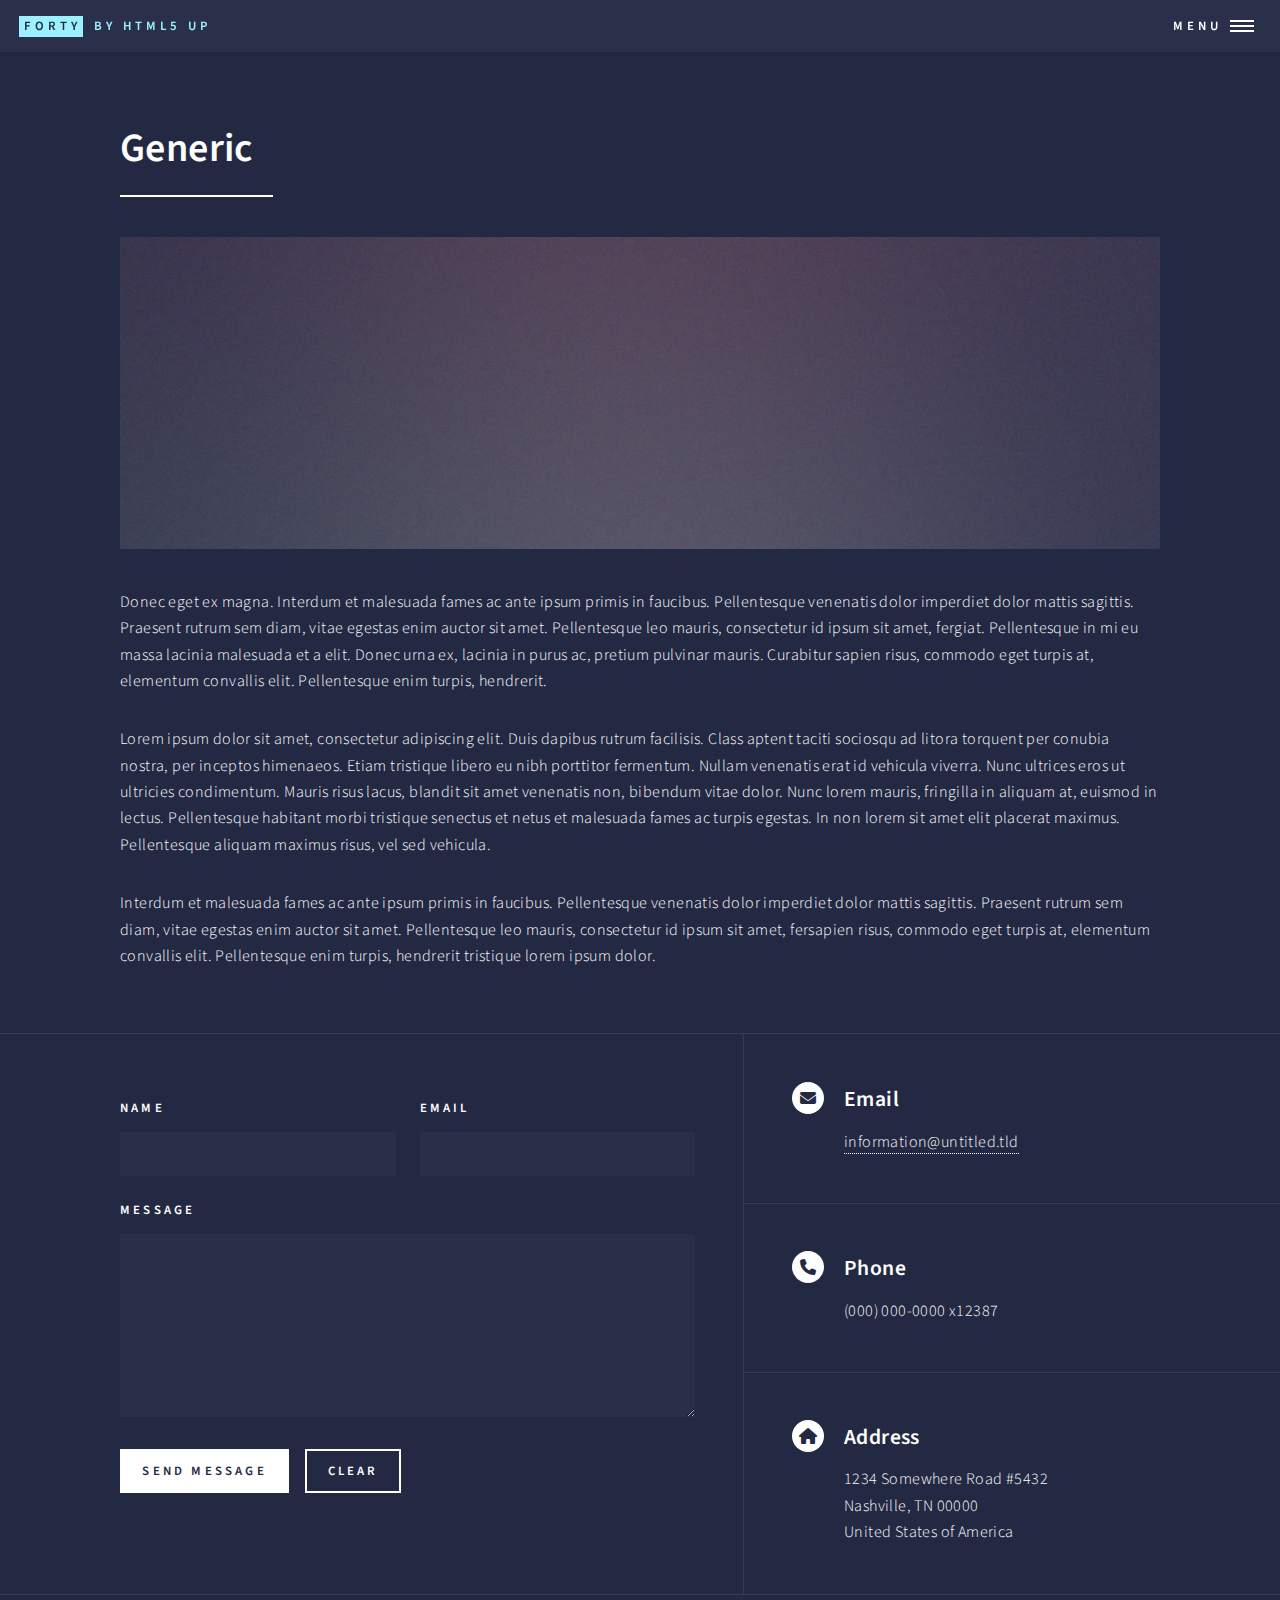
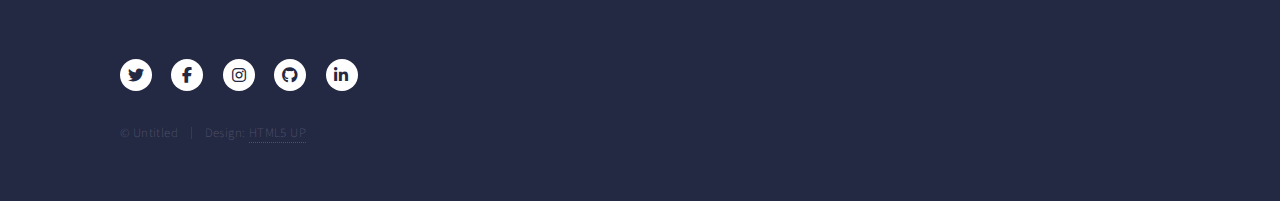
<file: generic.html>
<!DOCTYPE HTML>
<!--
	Forty by HTML5 UP
	html5up.net | @ajlkn
	Free for personal and commercial use under the CCA 3.0 license (html5up.net/license)
-->
<html>
	<head>
		<title>Generic - Forty by HTML5 UP</title>
		<meta charset="utf-8" />
		<meta name="viewport" content="width=device-width, initial-scale=1, user-scalable=no" />
		<link rel="stylesheet" href="assets/css/main.css" />
		<noscript><link rel="stylesheet" href="assets/css/noscript.css" /></noscript>
	</head>
	<body class="is-preload">

		<!-- Wrapper -->
			<div id="wrapper">

				<!-- Header -->
					<header id="header">
						<a href="index.html" class="logo"><strong>Forty</strong> <span>by HTML5 UP</span></a>
						<nav>
							<a href="#menu">Menu</a>
						</nav>
					</header>

				<!-- Menu -->
					<nav id="menu">
						<ul class="links">
							<li><a href="index.html">Home</a></li>
							<li><a href="landing.html">Landing</a></li>
							<li><a href="generic.html">Generic</a></li>
							<li><a href="elements.html">Elements</a></li>
						</ul>
						<ul class="actions stacked">
							<li><a href="#" class="button primary fit">Get Started</a></li>
							<li><a href="#" class="button fit">Log In</a></li>
						</ul>
					</nav>

				<!-- Main -->
					<div id="main" class="alt">

						<!-- One -->
							<section id="one">
								<div class="inner">
									<header class="major">
										<h1>Generic</h1>
									</header>
									<span class="image main"><img src="images/pic11.jpg" alt="" /></span>
									<p>Donec eget ex magna. Interdum et malesuada fames ac ante ipsum primis in faucibus. Pellentesque venenatis dolor imperdiet dolor mattis sagittis. Praesent rutrum sem diam, vitae egestas enim auctor sit amet. Pellentesque leo mauris, consectetur id ipsum sit amet, fergiat. Pellentesque in mi eu massa lacinia malesuada et a elit. Donec urna ex, lacinia in purus ac, pretium pulvinar mauris. Curabitur sapien risus, commodo eget turpis at, elementum convallis elit. Pellentesque enim turpis, hendrerit.</p>
									<p>Lorem ipsum dolor sit amet, consectetur adipiscing elit. Duis dapibus rutrum facilisis. Class aptent taciti sociosqu ad litora torquent per conubia nostra, per inceptos himenaeos. Etiam tristique libero eu nibh porttitor fermentum. Nullam venenatis erat id vehicula viverra. Nunc ultrices eros ut ultricies condimentum. Mauris risus lacus, blandit sit amet venenatis non, bibendum vitae dolor. Nunc lorem mauris, fringilla in aliquam at, euismod in lectus. Pellentesque habitant morbi tristique senectus et netus et malesuada fames ac turpis egestas. In non lorem sit amet elit placerat maximus. Pellentesque aliquam maximus risus, vel sed vehicula.</p>
									<p>Interdum et malesuada fames ac ante ipsum primis in faucibus. Pellentesque venenatis dolor imperdiet dolor mattis sagittis. Praesent rutrum sem diam, vitae egestas enim auctor sit amet. Pellentesque leo mauris, consectetur id ipsum sit amet, fersapien risus, commodo eget turpis at, elementum convallis elit. Pellentesque enim turpis, hendrerit tristique lorem ipsum dolor.</p>
								</div>
							</section>

					</div>

				<!-- Contact -->
					<section id="contact">
						<div class="inner">
							<section>
								<form method="post" action="#">
									<div class="fields">
										<div class="field half">
											<label for="name">Name</label>
											<input type="text" name="name" id="name" />
										</div>
										<div class="field half">
											<label for="email">Email</label>
											<input type="text" name="email" id="email" />
										</div>
										<div class="field">
											<label for="message">Message</label>
											<textarea name="message" id="message" rows="6"></textarea>
										</div>
									</div>
									<ul class="actions">
										<li><input type="submit" value="Send Message" class="primary" /></li>
										<li><input type="reset" value="Clear" /></li>
									</ul>
								</form>
							</section>
							<section class="split">
								<section>
									<div class="contact-method">
										<span class="icon solid alt fa-envelope"></span>
										<h3>Email</h3>
										<a href="#">information@untitled.tld</a>
									</div>
								</section>
								<section>
									<div class="contact-method">
										<span class="icon solid alt fa-phone"></span>
										<h3>Phone</h3>
										<span>(000) 000-0000 x12387</span>
									</div>
								</section>
								<section>
									<div class="contact-method">
										<span class="icon solid alt fa-home"></span>
										<h3>Address</h3>
										<span>1234 Somewhere Road #5432<br />
										Nashville, TN 00000<br />
										United States of America</span>
									</div>
								</section>
							</section>
						</div>
					</section>

				<!-- Footer -->
					<footer id="footer">
						<div class="inner">
							<ul class="icons">
								<li><a href="#" class="icon brands alt fa-twitter"><span class="label">Twitter</span></a></li>
								<li><a href="#" class="icon brands alt fa-facebook-f"><span class="label">Facebook</span></a></li>
								<li><a href="#" class="icon brands alt fa-instagram"><span class="label">Instagram</span></a></li>
								<li><a href="#" class="icon brands alt fa-github"><span class="label">GitHub</span></a></li>
								<li><a href="#" class="icon brands alt fa-linkedin-in"><span class="label">LinkedIn</span></a></li>
							</ul>
							<ul class="copyright">
								<li>&copy; Untitled</li><li>Design: <a href="https://html5up.net">HTML5 UP</a></li>
							</ul>
						</div>
					</footer>

			</div>

		<!-- Scripts -->
			<script src="assets/js/jquery.min.js"></script>
			<script src="assets/js/jquery.scrolly.min.js"></script>
			<script src="assets/js/jquery.scrollex.min.js"></script>
			<script src="assets/js/browser.min.js"></script>
			<script src="assets/js/breakpoints.min.js"></script>
			<script src="assets/js/util.js"></script>
			<script src="assets/js/main.js"></script>

	</body>
</html>
</file>
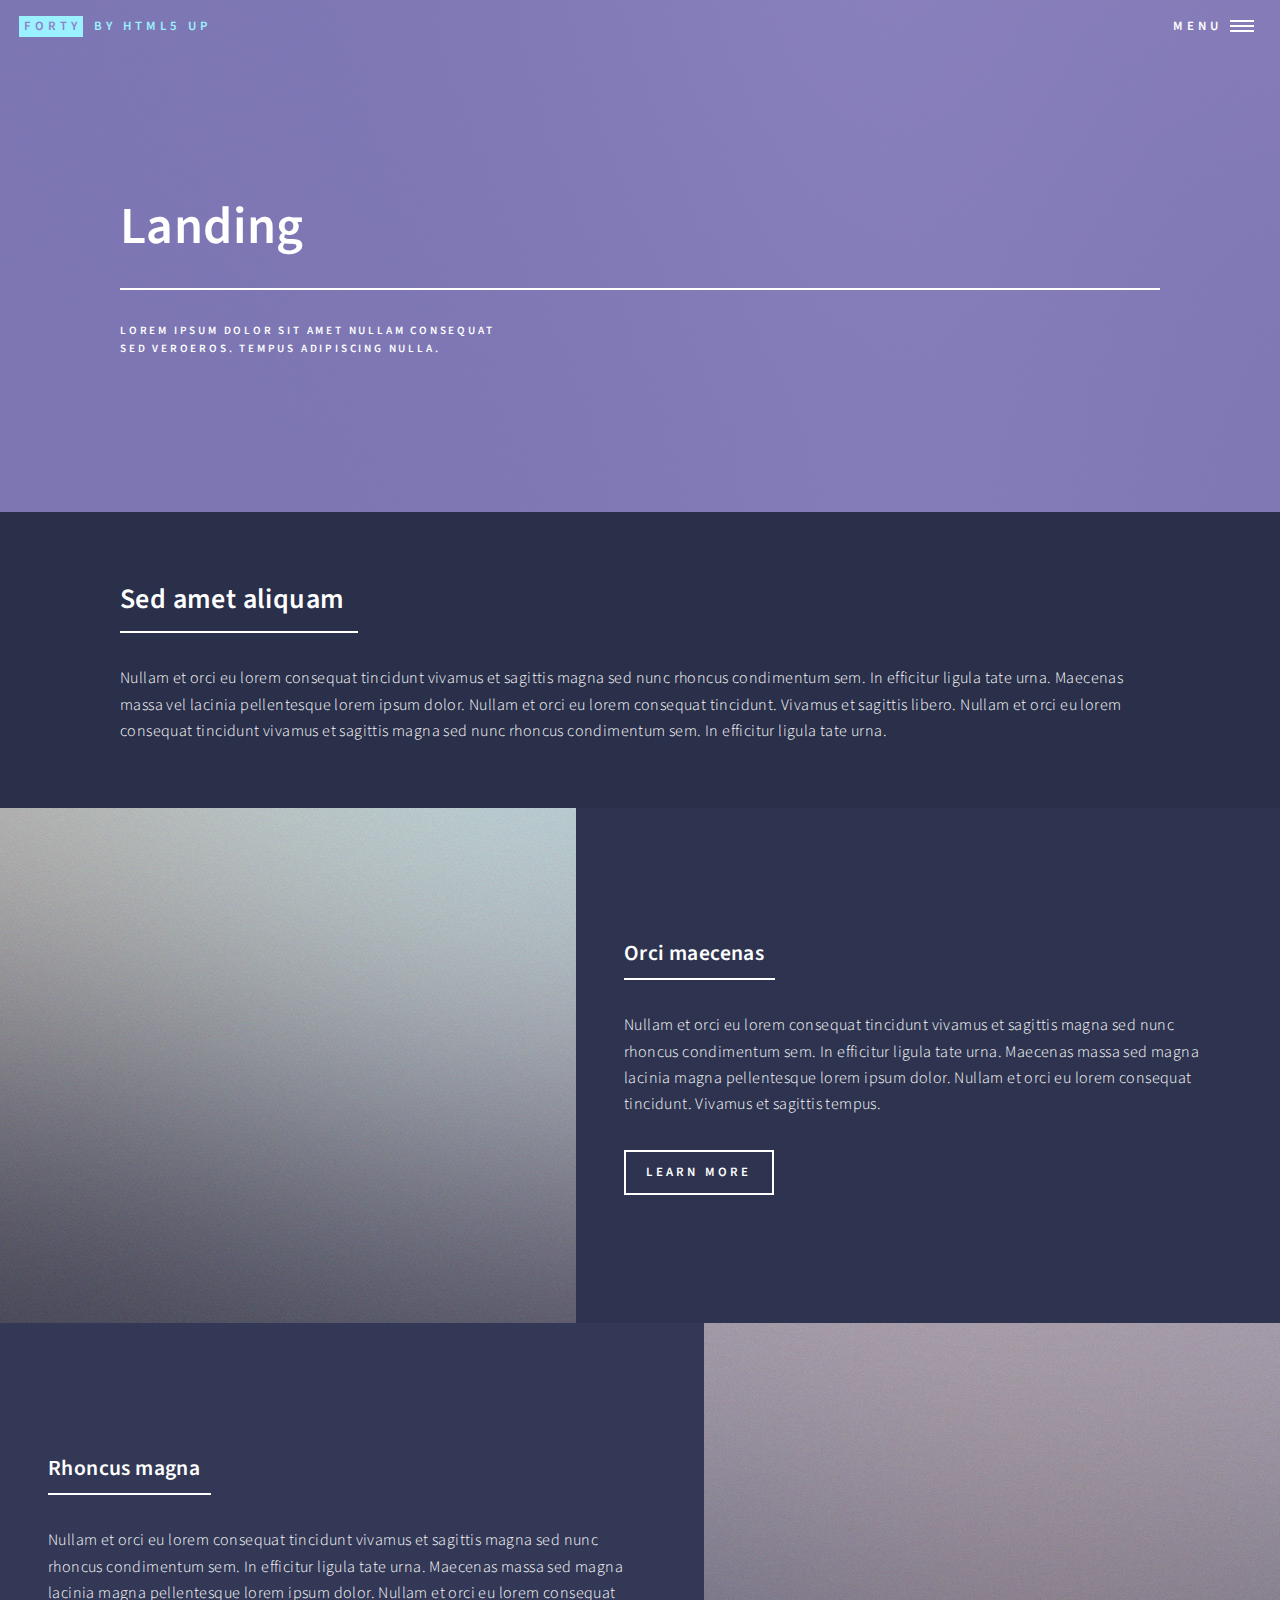
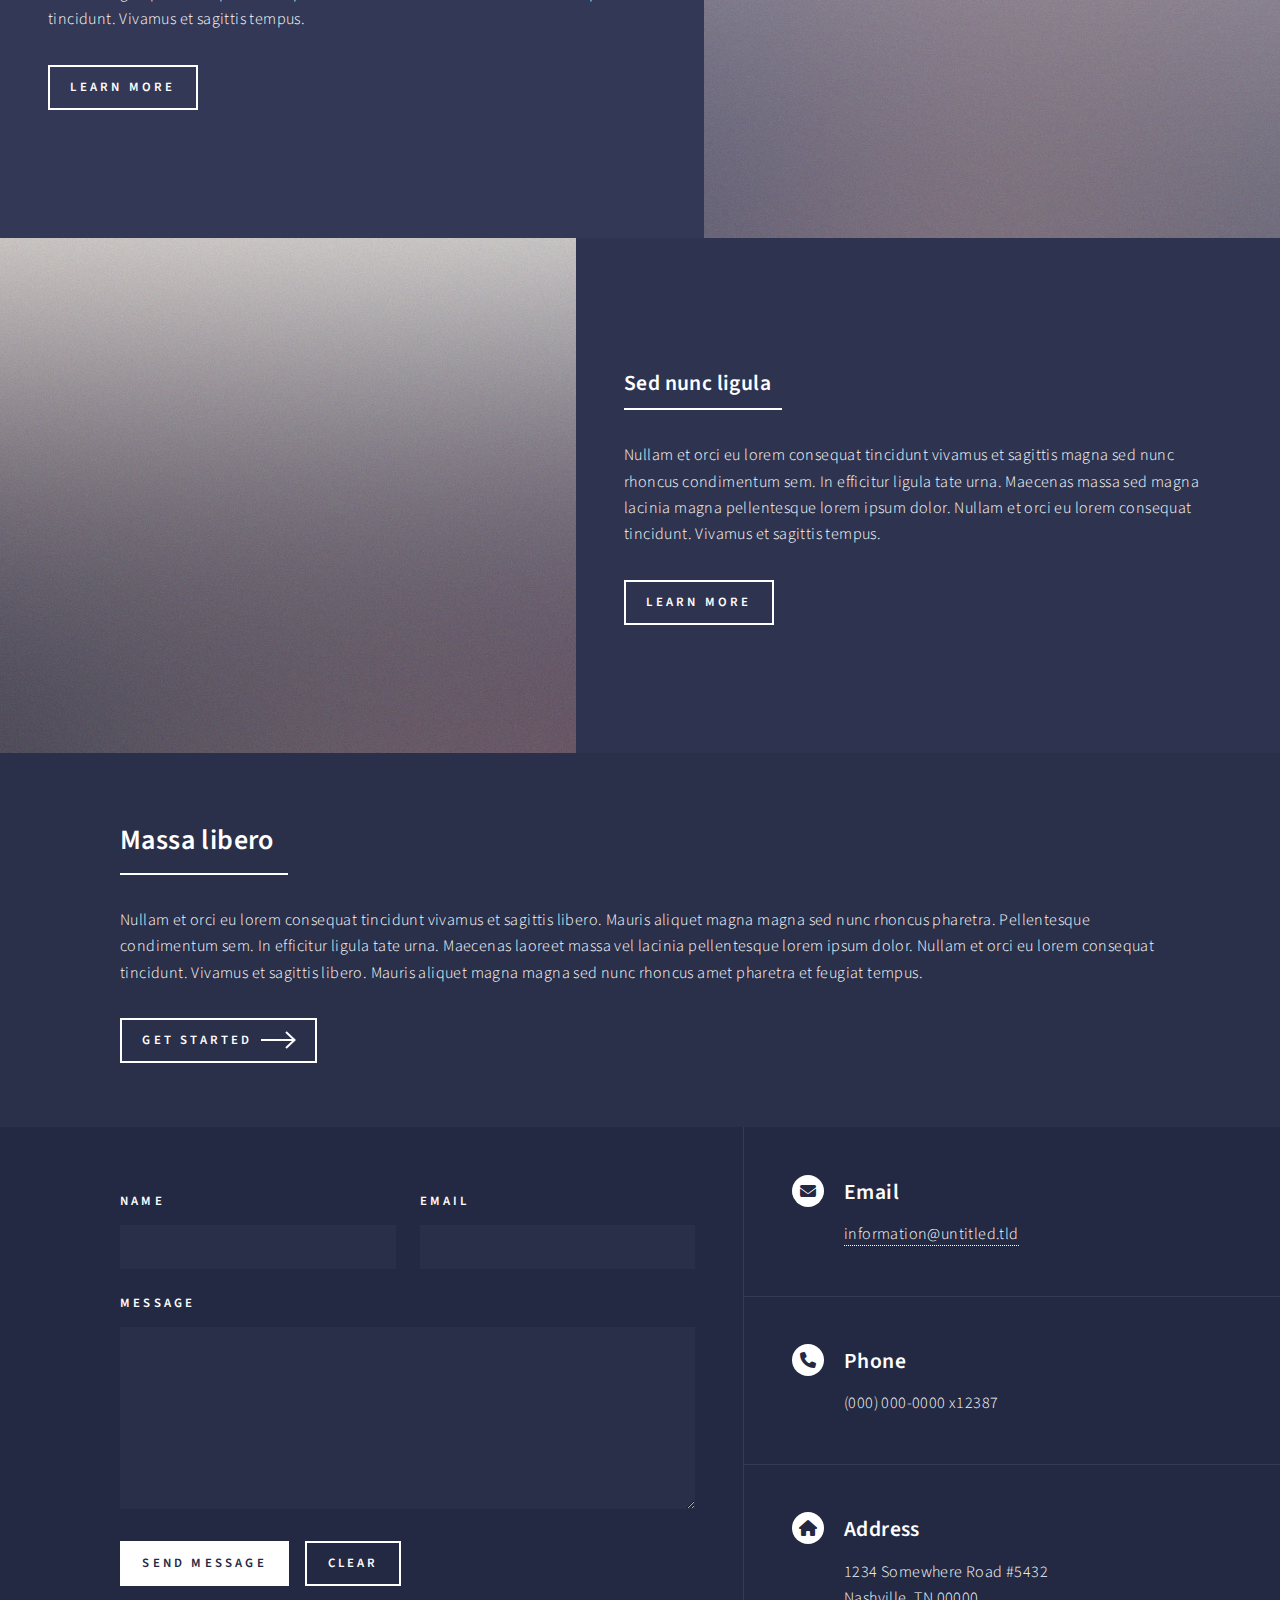
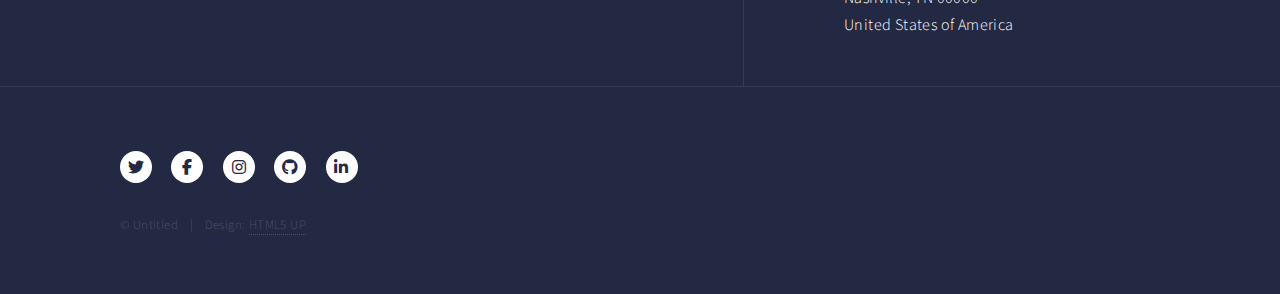
<file: landing.html>
<!DOCTYPE HTML>
<!--
	Forty by HTML5 UP
	html5up.net | @ajlkn
	Free for personal and commercial use under the CCA 3.0 license (html5up.net/license)
-->
<html>
	<head>
		<title>Landing - Forty by HTML5 UP</title>
		<meta charset="utf-8" />
		<meta name="viewport" content="width=device-width, initial-scale=1, user-scalable=no" />
		<link rel="stylesheet" href="assets/css/main.css" />
		<noscript><link rel="stylesheet" href="assets/css/noscript.css" /></noscript>
	</head>
	<body class="is-preload">

		<!-- Wrapper -->
			<div id="wrapper">

				<!-- Header -->
				<!-- Note: The "styleN" class below should match that of the banner element. -->
					<header id="header" class="alt style2">
						<a href="index.html" class="logo"><strong>Forty</strong> <span>by HTML5 UP</span></a>
						<nav>
							<a href="#menu">Menu</a>
						</nav>
					</header>

				<!-- Menu -->
					<nav id="menu">
						<ul class="links">
							<li><a href="index.html">Home</a></li>
							<li><a href="landing.html">Landing</a></li>
							<li><a href="generic.html">Generic</a></li>
							<li><a href="elements.html">Elements</a></li>
						</ul>
						<ul class="actions stacked">
							<li><a href="#" class="button primary fit">Get Started</a></li>
							<li><a href="#" class="button fit">Log In</a></li>
						</ul>
					</nav>

				<!-- Banner -->
				<!-- Note: The "styleN" class below should match that of the header element. -->
					<section id="banner" class="style2">
						<div class="inner">
							<span class="image">
								<img src="images/pic07.jpg" alt="" />
							</span>
							<header class="major">
								<h1>Landing</h1>
							</header>
							<div class="content">
								<p>Lorem ipsum dolor sit amet nullam consequat<br />
								sed veroeros. tempus adipiscing nulla.</p>
							</div>
						</div>
					</section>

				<!-- Main -->
					<div id="main">

						<!-- One -->
							<section id="one">
								<div class="inner">
									<header class="major">
										<h2>Sed amet aliquam</h2>
									</header>
									<p>Nullam et orci eu lorem consequat tincidunt vivamus et sagittis magna sed nunc rhoncus condimentum sem. In efficitur ligula tate urna. Maecenas massa vel lacinia pellentesque lorem ipsum dolor. Nullam et orci eu lorem consequat tincidunt. Vivamus et sagittis libero. Nullam et orci eu lorem consequat tincidunt vivamus et sagittis magna sed nunc rhoncus condimentum sem. In efficitur ligula tate urna.</p>
								</div>
							</section>

						<!-- Two -->
							<section id="two" class="spotlights">
								<section>
									<a href="generic.html" class="image">
										<img src="images/pic08.jpg" alt="" data-position="center center" />
									</a>
									<div class="content">
										<div class="inner">
											<header class="major">
												<h3>Orci maecenas</h3>
											</header>
											<p>Nullam et orci eu lorem consequat tincidunt vivamus et sagittis magna sed nunc rhoncus condimentum sem. In efficitur ligula tate urna. Maecenas massa sed magna lacinia magna pellentesque lorem ipsum dolor. Nullam et orci eu lorem consequat tincidunt. Vivamus et sagittis tempus.</p>
											<ul class="actions">
												<li><a href="generic.html" class="button">Learn more</a></li>
											</ul>
										</div>
									</div>
								</section>
								<section>
									<a href="generic.html" class="image">
										<img src="images/pic09.jpg" alt="" data-position="top center" />
									</a>
									<div class="content">
										<div class="inner">
											<header class="major">
												<h3>Rhoncus magna</h3>
											</header>
											<p>Nullam et orci eu lorem consequat tincidunt vivamus et sagittis magna sed nunc rhoncus condimentum sem. In efficitur ligula tate urna. Maecenas massa sed magna lacinia magna pellentesque lorem ipsum dolor. Nullam et orci eu lorem consequat tincidunt. Vivamus et sagittis tempus.</p>
											<ul class="actions">
												<li><a href="generic.html" class="button">Learn more</a></li>
											</ul>
										</div>
									</div>
								</section>
								<section>
									<a href="generic.html" class="image">
										<img src="images/pic10.jpg" alt="" data-position="25% 25%" />
									</a>
									<div class="content">
										<div class="inner">
											<header class="major">
												<h3>Sed nunc ligula</h3>
											</header>
											<p>Nullam et orci eu lorem consequat tincidunt vivamus et sagittis magna sed nunc rhoncus condimentum sem. In efficitur ligula tate urna. Maecenas massa sed magna lacinia magna pellentesque lorem ipsum dolor. Nullam et orci eu lorem consequat tincidunt. Vivamus et sagittis tempus.</p>
											<ul class="actions">
												<li><a href="generic.html" class="button">Learn more</a></li>
											</ul>
										</div>
									</div>
								</section>
							</section>

						<!-- Three -->
							<section id="three">
								<div class="inner">
									<header class="major">
										<h2>Massa libero</h2>
									</header>
									<p>Nullam et orci eu lorem consequat tincidunt vivamus et sagittis libero. Mauris aliquet magna magna sed nunc rhoncus pharetra. Pellentesque condimentum sem. In efficitur ligula tate urna. Maecenas laoreet massa vel lacinia pellentesque lorem ipsum dolor. Nullam et orci eu lorem consequat tincidunt. Vivamus et sagittis libero. Mauris aliquet magna magna sed nunc rhoncus amet pharetra et feugiat tempus.</p>
									<ul class="actions">
										<li><a href="generic.html" class="button next">Get Started</a></li>
									</ul>
								</div>
							</section>

					</div>

				<!-- Contact -->
					<section id="contact">
						<div class="inner">
							<section>
								<form method="post" action="#">
									<div class="fields">
										<div class="field half">
											<label for="name">Name</label>
											<input type="text" name="name" id="name" />
										</div>
										<div class="field half">
											<label for="email">Email</label>
											<input type="text" name="email" id="email" />
										</div>
										<div class="field">
											<label for="message">Message</label>
											<textarea name="message" id="message" rows="6"></textarea>
										</div>
									</div>
									<ul class="actions">
										<li><input type="submit" value="Send Message" class="primary" /></li>
										<li><input type="reset" value="Clear" /></li>
									</ul>
								</form>
							</section>
							<section class="split">
								<section>
									<div class="contact-method">
										<span class="icon solid alt fa-envelope"></span>
										<h3>Email</h3>
										<a href="#">information@untitled.tld</a>
									</div>
								</section>
								<section>
									<div class="contact-method">
										<span class="icon solid alt fa-phone"></span>
										<h3>Phone</h3>
										<span>(000) 000-0000 x12387</span>
									</div>
								</section>
								<section>
									<div class="contact-method">
										<span class="icon solid alt fa-home"></span>
										<h3>Address</h3>
										<span>1234 Somewhere Road #5432<br />
										Nashville, TN 00000<br />
										United States of America</span>
									</div>
								</section>
							</section>
						</div>
					</section>

				<!-- Footer -->
					<footer id="footer">
						<div class="inner">
							<ul class="icons">
								<li><a href="#" class="icon brands alt fa-twitter"><span class="label">Twitter</span></a></li>
								<li><a href="#" class="icon brands alt fa-facebook-f"><span class="label">Facebook</span></a></li>
								<li><a href="#" class="icon brands alt fa-instagram"><span class="label">Instagram</span></a></li>
								<li><a href="#" class="icon brands alt fa-github"><span class="label">GitHub</span></a></li>
								<li><a href="#" class="icon brands alt fa-linkedin-in"><span class="label">LinkedIn</span></a></li>
							</ul>
							<ul class="copyright">
								<li>&copy; Untitled</li><li>Design: <a href="https://html5up.net">HTML5 UP</a></li>
							</ul>
						</div>
					</footer>

			</div>

		<!-- Scripts -->
			<script src="assets/js/jquery.min.js"></script>
			<script src="assets/js/jquery.scrolly.min.js"></script>
			<script src="assets/js/jquery.scrollex.min.js"></script>
			<script src="assets/js/browser.min.js"></script>
			<script src="assets/js/breakpoints.min.js"></script>
			<script src="assets/js/util.js"></script>
			<script src="assets/js/main.js"></script>

	</body>
</html>
</file>
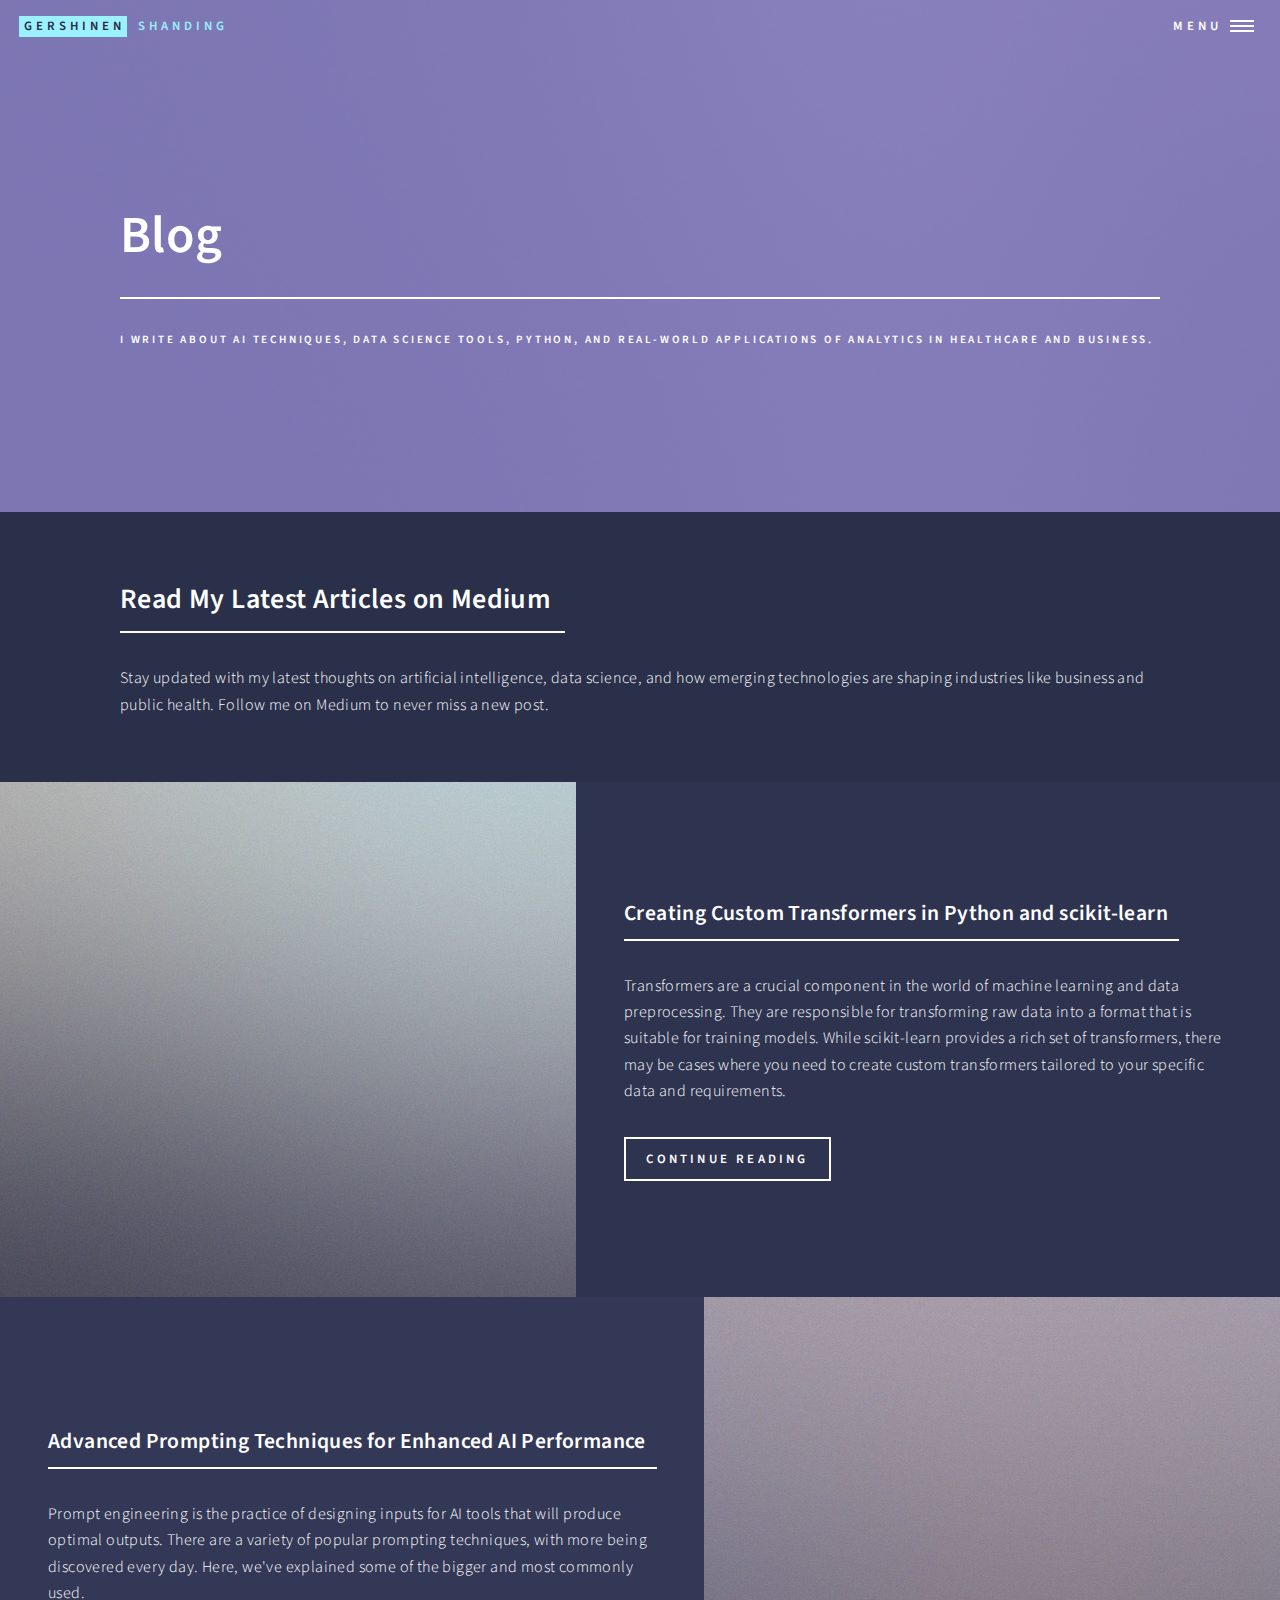
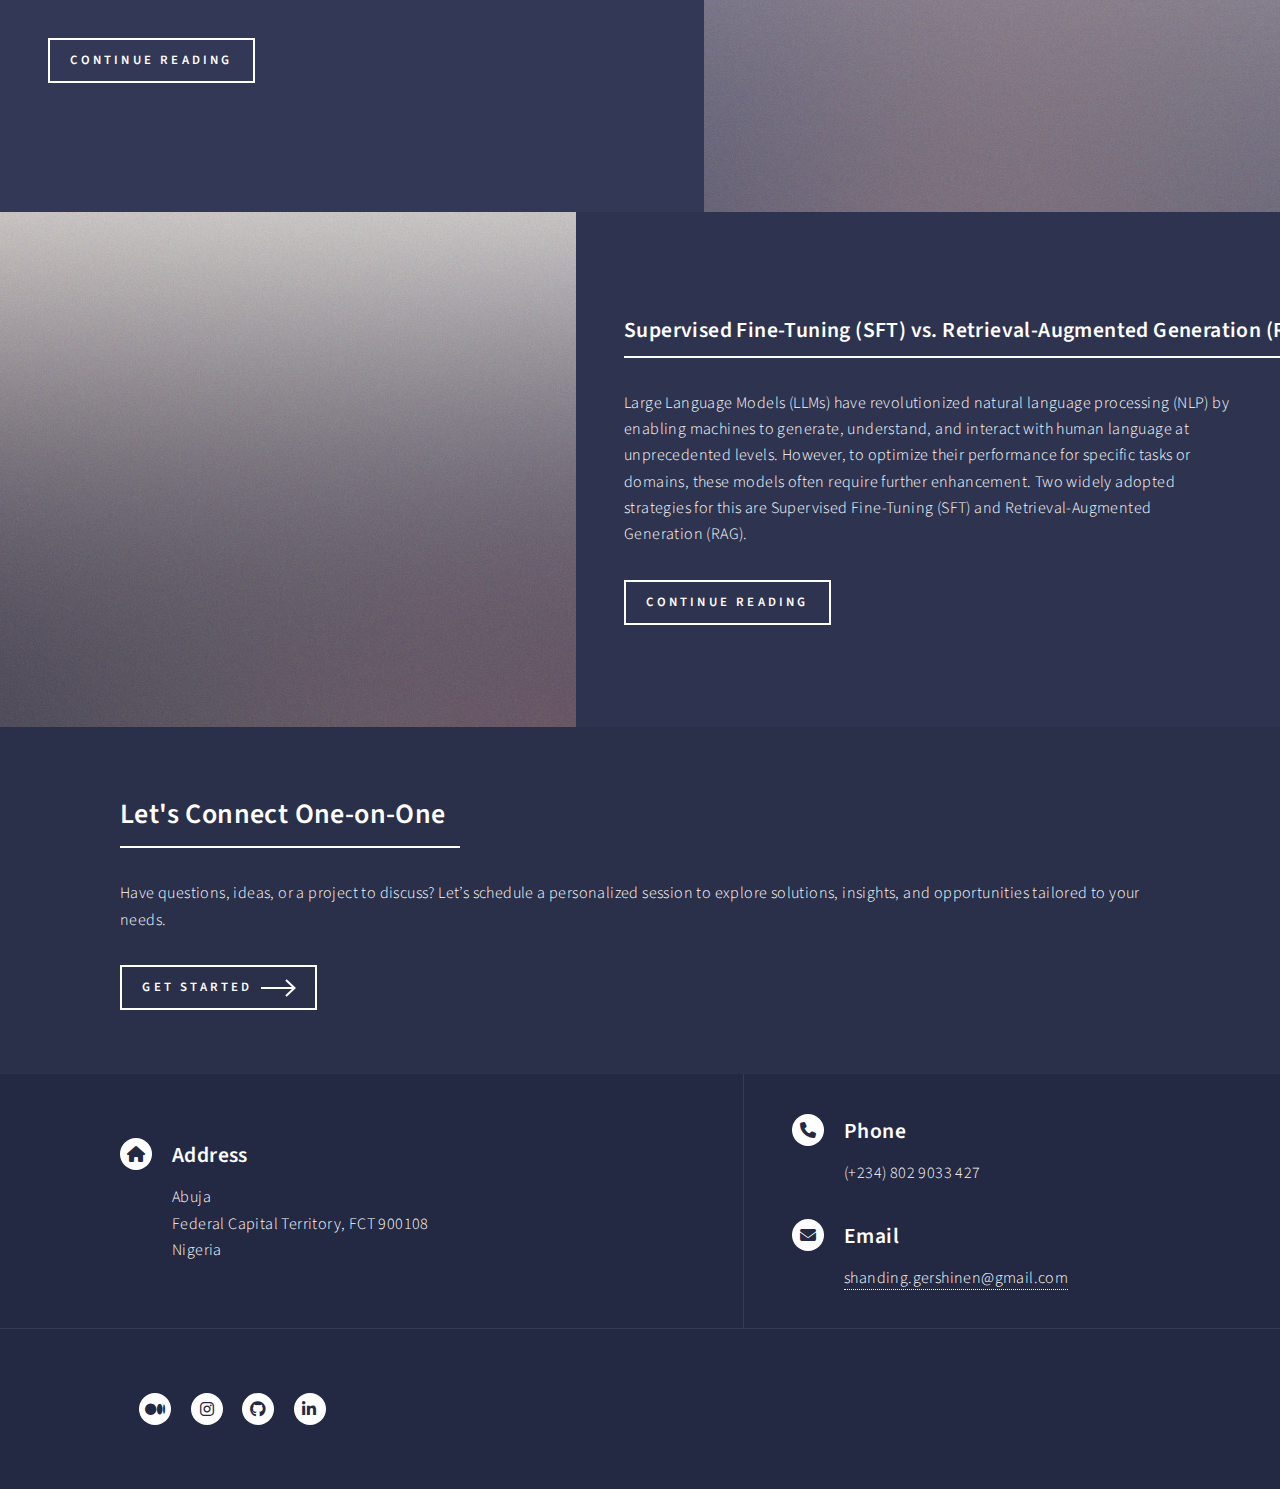
<file: projects.html>
<!DOCTYPE HTML>

<html>
	<head>
		<title>BLOG - GERSHINEN SHANDING'S PORTFOLIO</title>
		<meta charset="utf-8" />
		<meta name="viewport" content="width=device-width, initial-scale=1, user-scalable=no" />
		<link rel="stylesheet" href="assets/css/main.css" />
		<link rel="icon" type="image/png" href="images/favicon.png" />
    	<link rel="shortcut icon" type="image/png" href="images/favicon.png" />
		<noscript><link rel="stylesheet" href="assets/css/noscript.css" /></noscript>
		<link rel="manifest" href="assets/manifest.json" />
	</head>
	<script type="application/ld+json">
		{
		"@context": "https://schema.org",
		"@type": "Person",
		"name": "Gershinen Shanding",
		"alternateName": "pgshandino",
		"url": "https://pgshandino.github.io/",
		"image": "https://pgshandino.github.io/images/portfolio-share-image.jpg",
		"sameAs": [
			"https://www.linkedin.com/in/pgshandino/",
			"https://github.com/pgshandino",
			"https://twitter.com/pgshandino"
		],
		"jobTitle": "Data Scientist & AI Solutions Expert",
		"worksFor": [
			{
			"@type": "Organization",
			"name": "GERANDCO Technology",
			"url": "https://gerandco.com.ng"
			},
			{
			"@type": "Organization",
			"name": "Seedbuilders Innovation Hub"
			}
		],
		"alumniOf": {
			"@type": "EducationalOrganization",
			"name": "African University of Science and Technology"
		},
		"knowsAbout": [
			"Data Science",
			"Machine Learning",
			"Ethical AI",
			"Data Governance",
			"Natural Language Processing",
			"Satellite Imagery",
			"Python",
			"R",
			"Power BI",
			"Flask",
			"FastAPI",
			"ChromaDB",
			"PostgreSQL"
		],
		"description": "Gershinen Shanding is a data scientist and AI practitioner specializing in machine learning, data governance, and digital innovation in Africa. He is the founder of GERANDCO Technology and actively involved in data education at Seedbuilders."
		}
	</script>

	<body class="is-preload">

		<!-- Wrapper -->
			<div id="wrapper">

				<!-- Header -->
					<header id="header" class="alt">
						<a href="index.html" class="logo"><strong>GERSHINEN</strong> <span>SHANDING</span></a>
						<nav>
							<a href="#menu">Menu</a>
						</nav>
					</header>

				<!-- Menu -->
					<nav id="menu">
						<ul class="links">
							<li><a href="index.html">Home</a></li>
							<li><a href="about.html">About</a></li>
							<li><a href="blogs.html">Blog</a></li>
							<li><a href="projects.html">Projects</a></li>
							<li><a href="testimonials.html">Testimonials</a></li>
						</ul>
						<ul class="actions stacked">
							<li><a href="#" class="button primary fit">Get Started</a></li>
							<li><a href="#" class="button fit">Log In</a></li>
						</ul>
					</nav>

				<!-- Banner -->
				<!-- Note: The "styleN" class below should match that of the header element. -->
					<section id="banner" class="style2">
						<div class="inner">
							<span class="image">
								<img src="images/pic07.jpg" alt="" />
							</span>
							<header class="major">
								<h1>Blog</h1>
							</header>
							<div class="content">
								<p>I write about AI techniques, data science tools, python, and real-world 
									applications of analytics in healthcare and business.</p>
							</div>
						</div>
					</section>

				<!-- Main -->
					<div id="main">

						<!-- One -->
							<section id="one">
								<div class="inner">
									<header class="major">
										<h2>Read My Latest Articles on Medium</h2>
									</header>
									<p>
										Stay updated with my latest thoughts on artificial intelligence, 
										data science, and how emerging technologies are shaping industries 
										like business and public health. Follow me on Medium to never miss a new post.
									</p>
								</div>
							</section>

						<!-- Two -->
							<section id="two" class="spotlights">
								<section>
									<a href="https://medium.com/@pgshanding/creating-custom-transformers-in-python-and-scikit-learn-10767487017e" class="image">
										<img src="images/pic08.jpg" alt="" data-position="center center" />
									</a>
									<div class="content">
										<div class="inner">
											<header class="major">
												<h3>Creating Custom Transformers in Python and scikit-learn</h3>
											</header>
											<p>Transformers are a crucial component in the world of machine learning and 
												data preprocessing. They are responsible for transforming raw data into a format 
												that is suitable for training models. While scikit-learn provides a rich set of transformers, 
												there may be cases where you need to create custom transformers tailored to your specific data and requirements.</p>
											<ul class="actions">
												<li><a href="https://medium.com/@pgshanding/creating-custom-transformers-in-python-and-scikit-learn-10767487017e" class="button">Continue Reading</a></li>
											</ul>
										</div>
									</div>
								</section>
								<section>
									<a href="https://medium.com/@pgshanding/advanced-prompting-techniques-for-enhanced-ai-performance-3c8814ceecf7" class="image">
										<img src="images/pic09.jpg" alt="" data-position="top center" />
									</a>
									<div class="content">
										<div class="inner">
											<header class="major">
												<h3>Advanced Prompting Techniques for Enhanced AI Performance</h3>
											</header>
											<p>Prompt engineering is the practice of designing inputs for AI tools that will produce optimal outputs.
												There are a variety of popular prompting techniques, with more being discovered every day. Here, we've 
												explained some of the bigger and most commonly used.</p>
											<ul class="actions">
												<li><a href="https://medium.com/@pgshanding/advanced-prompting-techniques-for-enhanced-ai-performance-3c8814ceecf7" class="button">Continue Reading</a></li>
											</ul>
										</div>
									</div>
								</section>
								<section>
									<a href="https://medium.com/@pgshanding/supervised-fine-tuning-sft-vs-retrieval-augmented-generation-rag-c8e67295ceba" class="image">
										<img src="images/pic10.jpg" alt="" data-position="25% 25%" />
									</a>
									<div class="content">
										<div class="inner">
											<header class="major">
												<h3>Supervised Fine-Tuning (SFT) vs. Retrieval-Augmented Generation (RAG)</h3>
											</header>
											<p>Large Language Models (LLMs) have revolutionized natural language processing (NLP) by enabling machines to generate, 
												understand, and interact with human language at unprecedented levels. However, to optimize their performance for 
												specific tasks or domains, these models often require further enhancement. Two widely adopted strategies for this are 
												Supervised Fine-Tuning (SFT) and Retrieval-Augmented Generation (RAG).</p>
											<ul class="actions">
												<li><a href="https://medium.com/@pgshanding/supervised-fine-tuning-sft-vs-retrieval-augmented-generation-rag-c8e67295ceba" class="button">Continue Reading</a></li>
											</ul>
										</div>
									</div>
								</section>
							</section>

						<!-- Three -->
							<section id="three">
								<div class="inner">
									<header class="major">
										<h2>Let's Connect One-on-One</h2>
									</header>
									<p>Have questions, ideas, or a project to discuss? Let’s schedule a personalized session to explore solutions, insights, and opportunities tailored to your needs.</p>
									<ul class="actions">
										<li><a href="https://cal.com/shanding" class="button next">Get Started</a></li>
									</ul>
								</div>
							</section>

					</div>

				<!-- Contact -->
					<section id="contact">
						<section class="inner">
							<section>
								<section>
									<div class="contact-method">
											<span class="icon solid alt fa-home"></span>
											<h3>Address</h3>
											<span>Abuja<br />
											Federal Capital Territory, FCT 900108<br />
											Nigeria</span>
										</div>
								</section>
							</section>
							<section class="inner">
								<section>
									<section>
										<h1></h1>
										<div class="contact-method">
											<span class="icon solid alt fa-phone"></span>
											<h3>Phone</h3>
											<span>(+234) 802 9033 427</span>
										</div>
									</section>
								</section>
								<section>
									<section>
										<div class="contact-method">
											<span class="icon solid alt fa-envelope"></span>
											<h3>Email</h3>
											<a href="mailto:gershinen@example.com?subject=Let's%20Work%20Together&body=Hi%20Gershinen%2C%0A%0AI%20visited%20your%20portfolio%20and%20I'm%20interested%20in%20collaborating%20with%20you.%20Let's%20connect!">shanding.gershinen@gmail.com</a>
										</div>
									</section>
								</section>
							</section>
						</section>
					</section>

				<!-- Footer -->
					<footer id="footer">
						<div class="inner">
							<ul class="icons">
								<li><a href="https://x.com/pgshandino" class="icon brands alt fa-x- twitter"><span class="label">Twitter</span></a></li>
								<li><a href="https://medium.com/@pgshanding" class="icon brands alt fa-medium"><span class="label">Medium</span></a></li>
								<li><a href="https://www.instagram.com/_shanding" class="icon brands alt fa-instagram"><span class="label">Instagram</span></a></li>
								<li><a href="https://github.com/pgshandino" class="icon brands alt fa-github"><span class="label">GitHub</span></a></li>
								<li><a href="https://linkedin.com/in/pgshanding" class="icon brands alt fa-linkedin-in"><span class="label">LinkedIn</span></a></li>
							</ul>
						</div>
					</footer>

			</div>

		<!-- Scripts -->
			<script src="assets/js/jquery.min.js"></script>
			<script src="assets/js/jquery.scrolly.min.js"></script>
			<script src="assets/js/jquery.scrollex.min.js"></script>
			<script src="assets/js/browser.min.js"></script>
			<script src="assets/js/breakpoints.min.js"></script>
			<script src="assets/js/util.js"></script>
			<script src="assets/js/main.js"></script>

	</body>
</html>
</file>
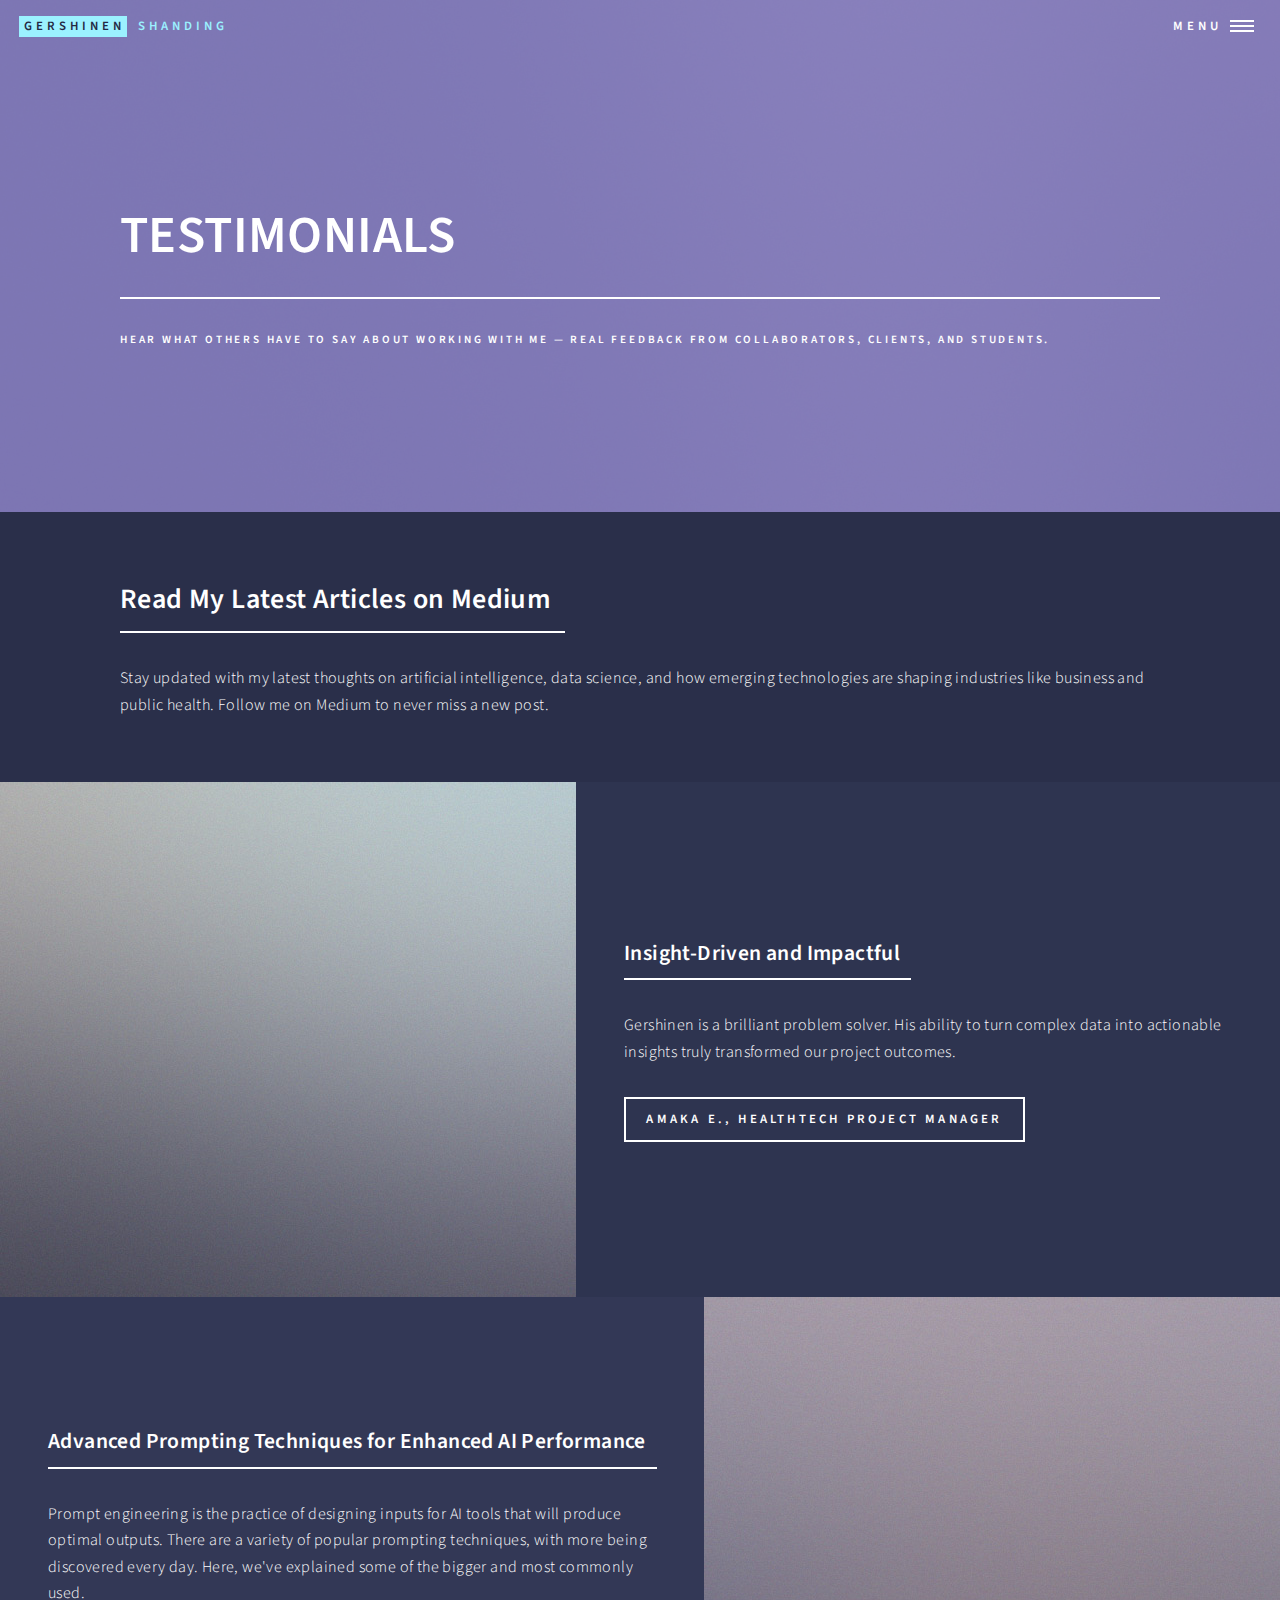
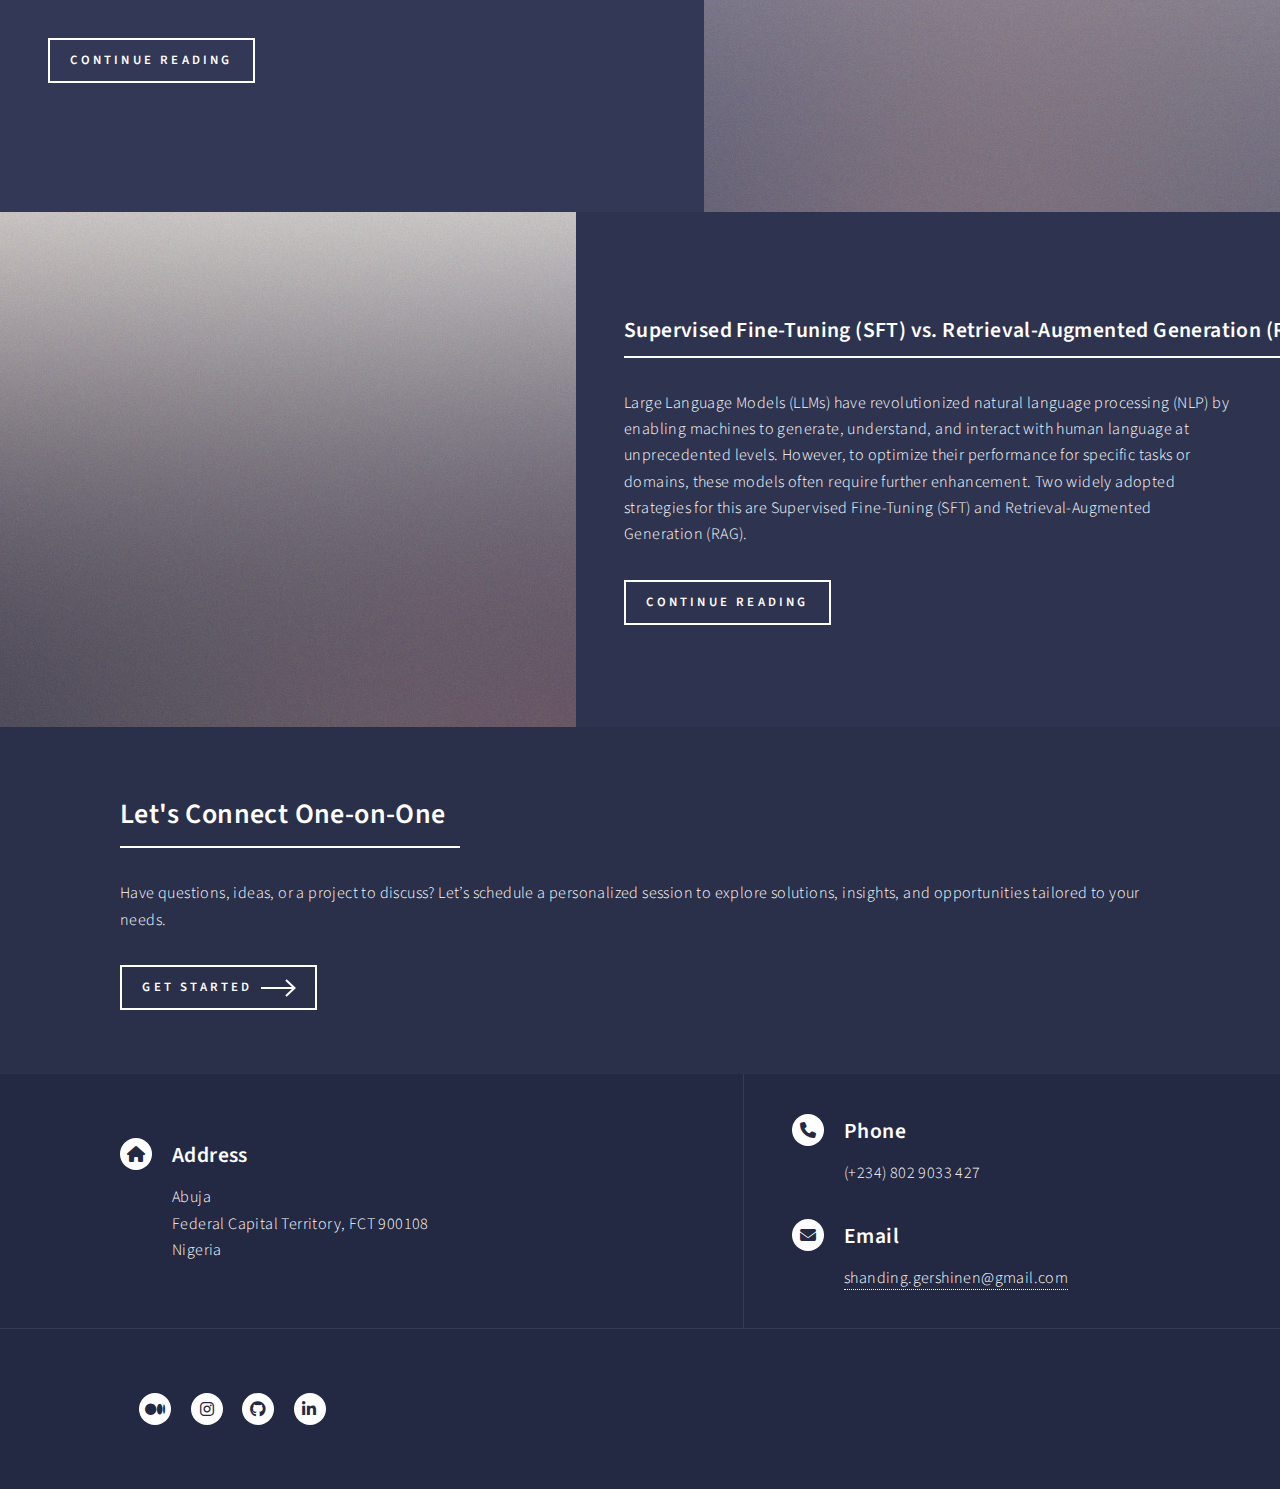
<file: testimonials.html>
<!DOCTYPE HTML>

<html>
	<head>
		<title>TESTIMONIALS - GERSHINEN SHANDING'S PORTFOLIO</title>
		<meta charset="utf-8" />
		<meta name="viewport" content="width=device-width, initial-scale=1, user-scalable=no" />
		<link rel="stylesheet" href="assets/css/main.css" />
		<link rel="icon" type="image/png" href="images/favicon.png" />
    	<link rel="shortcut icon" type="image/png" href="images/favicon.png" />
		<noscript><link rel="stylesheet" href="assets/css/noscript.css" /></noscript>
		<link rel="manifest" href="assets/manifest.json" />
	</head>
	<script type="application/ld+json">
		{
		"@context": "https://schema.org",
		"@type": "Person",
		"name": "Gershinen Shanding",
		"alternateName": "pgshandino",
		"url": "https://pgshandino.github.io/",
		"image": "https://pgshandino.github.io/images/portfolio-share-image.jpg",
		"sameAs": [
			"https://www.linkedin.com/in/pgshandino/",
			"https://github.com/pgshandino",
			"https://twitter.com/pgshandino"
		],
		"jobTitle": "Data Scientist & AI Solutions Expert",
		"worksFor": [
			{
			"@type": "Organization",
			"name": "GERANDCO Technology",
			"url": "https://gerandco.com.ng"
			},
			{
			"@type": "Organization",
			"name": "Seedbuilders Innovation Hub"
			}
		],
		"alumniOf": {
			"@type": "EducationalOrganization",
			"name": "African University of Science and Technology"
		},
		"knowsAbout": [
			"Data Science",
			"Machine Learning",
			"Ethical AI",
			"Data Governance",
			"Natural Language Processing",
			"Satellite Imagery",
			"Python",
			"R",
			"Power BI",
			"Flask",
			"FastAPI",
			"ChromaDB",
			"PostgreSQL"
		],
		"description": "Gershinen Shanding is a data scientist and AI practitioner specializing in machine learning, data governance, and digital innovation in Africa. He is the founder of GERANDCO Technology and actively involved in data education at Seedbuilders."
		}
	</script>

	<body class="is-preload">

		<!-- Wrapper -->
			<div id="wrapper">

				<!-- Header -->
					<header id="header" class="alt">
						<a href="index.html" class="logo"><strong>GERSHINEN</strong> <span>SHANDING</span></a>
						<nav>
							<a href="#menu">Menu</a>
						</nav>
					</header>

				<!-- Menu -->
					<nav id="menu">
						<ul class="links">
							<li><a href="index.html">Home</a></li>
							<li><a href="about.html">About</a></li>
							<li><a href="blogs.html">Blog</a></li>
							<li><a href="projects.html">Projects</a></li>
							<li><a href="testimonials.html">Testimonials</a></li>
						</ul>
						<ul class="actions stacked">
							<li><a href="#" class="button primary fit">Get Started</a></li>
							<li><a href="#" class="button fit">Log In</a></li>
						</ul>
					</nav>

				<!-- Banner -->
				<!-- Note: The "styleN" class below should match that of the header element. -->
					<section id="banner" class="style2">
						<div class="inner">
							<span class="image">
								<img src="images/pic07.jpg" alt="" />
							</span>
							<header class="major">
								<h1>TESTIMONIALS</h1>
							</header>
							<div class="content">
								<p>Hear what others have to say about working with me — real feedback from collaborators, clients, and students.</p>
							</div>
						</div>
					</section>

				<!-- Main -->
					<div id="main">

						<!-- One -->
							<section id="one">
								<div class="inner">
									<header class="major">
										<h2>Read My Latest Articles on Medium</h2>
									</header>
									<p>
										Stay updated with my latest thoughts on artificial intelligence, 
										data science, and how emerging technologies are shaping industries 
										like business and public health. Follow me on Medium to never miss a new post.
									</p>
								</div>
							</section>

						<!-- Two -->
							<section id="two" class="spotlights">
								<section>
									<a href="https://medium.com/@pgshanding/creating-custom-transformers-in-python-and-scikit-learn-10767487017e" class="image">
										<img src="images/pic08.jpg" alt="" data-position="center center" />
									</a>
									<div class="content">
										<div class="inner">
											<header class="major">
												<h3>
													Insight-Driven and Impactful
												</h3>
											</header>
											<p>
												Gershinen is a brilliant problem solver. His ability to turn complex data into actionable insights truly transformed our project outcomes.
											</p>
											<ul class="actions">
												<li><a href="#" class="button">Amaka E., HealthTech Project Manager</a></li>
											</ul>
										</div>
									</div>
								</section>
								<section>
									<a href="https://medium.com/@pgshanding/advanced-prompting-techniques-for-enhanced-ai-performance-3c8814ceecf7" class="image">
										<img src="images/pic09.jpg" alt="" data-position="top center" />
									</a>
									<div class="content">
										<div class="inner">
											<header class="major">
												<h3>Advanced Prompting Techniques for Enhanced AI Performance</h3>
											</header>
											<p>Prompt engineering is the practice of designing inputs for AI tools that will produce optimal outputs.
												There are a variety of popular prompting techniques, with more being discovered every day. Here, we've 
												explained some of the bigger and most commonly used.</p>
											<ul class="actions">
												<li><a href="https://medium.com/@pgshanding/advanced-prompting-techniques-for-enhanced-ai-performance-3c8814ceecf7" class="button">Continue Reading</a></li>
											</ul>
										</div>
									</div>
								</section>
								<section>
									<a href="https://medium.com/@pgshanding/supervised-fine-tuning-sft-vs-retrieval-augmented-generation-rag-c8e67295ceba" class="image">
										<img src="images/pic10.jpg" alt="" data-position="25% 25%" />
									</a>
									<div class="content">
										<div class="inner">
											<header class="major">
												<h3>Supervised Fine-Tuning (SFT) vs. Retrieval-Augmented Generation (RAG)</h3>
											</header>
											<p>Large Language Models (LLMs) have revolutionized natural language processing (NLP) by enabling machines to generate, 
												understand, and interact with human language at unprecedented levels. However, to optimize their performance for 
												specific tasks or domains, these models often require further enhancement. Two widely adopted strategies for this are 
												Supervised Fine-Tuning (SFT) and Retrieval-Augmented Generation (RAG).</p>
											<ul class="actions">
												<li><a href="https://medium.com/@pgshanding/supervised-fine-tuning-sft-vs-retrieval-augmented-generation-rag-c8e67295ceba" class="button">Continue Reading</a></li>
											</ul>
										</div>
									</div>
								</section>
							</section>

						<!-- Three -->
							<section id="three">
								<div class="inner">
									<header class="major">
										<h2>Let's Connect One-on-One</h2>
									</header>
									<p>Have questions, ideas, or a project to discuss? Let’s schedule a personalized session to explore solutions, insights, and opportunities tailored to your needs.</p>
									<ul class="actions">
										<li><a href="https://cal.com/shanding" class="button next">Get Started</a></li>
									</ul>
								</div>
							</section>

					</div>

				<!-- Contact -->
					<section id="contact">
						<section class="inner">
							<section>
								<section>
									<div class="contact-method">
											<span class="icon solid alt fa-home"></span>
											<h3>Address</h3>
											<span>Abuja<br />
											Federal Capital Territory, FCT 900108<br />
											Nigeria</span>
										</div>
								</section>
							</section>
							<section class="inner">
								<section>
									<section>
										<h1></h1>
										<div class="contact-method">
											<span class="icon solid alt fa-phone"></span>
											<h3>Phone</h3>
											<span>(+234) 802 9033 427</span>
										</div>
									</section>
								</section>
								<section>
									<section>
										<div class="contact-method">
											<span class="icon solid alt fa-envelope"></span>
											<h3>Email</h3>
											<a href="mailto:gershinen@example.com?subject=Let's%20Work%20Together&body=Hi%20Gershinen%2C%0A%0AI%20visited%20your%20portfolio%20and%20I'm%20interested%20in%20collaborating%20with%20you.%20Let's%20connect!">shanding.gershinen@gmail.com</a>
										</div>
									</section>
								</section>
							</section>
						</section>
					</section>

				<!-- Footer -->
					<footer id="footer">
						<div class="inner">
							<ul class="icons">
								<li><a href="https://x.com/pgshandino" class="icon brands alt fa-x- twitter"><span class="label">Twitter</span></a></li>
								<li><a href="https://medium.com/@pgshanding" class="icon brands alt fa-medium"><span class="label">Medium</span></a></li>
								<li><a href="https://www.instagram.com/_shanding" class="icon brands alt fa-instagram"><span class="label">Instagram</span></a></li>
								<li><a href="https://github.com/pgshandino" class="icon brands alt fa-github"><span class="label">GitHub</span></a></li>
								<li><a href="https://linkedin.com/in/pgshanding" class="icon brands alt fa-linkedin-in"><span class="label">LinkedIn</span></a></li>
							</ul>
						</div>
					</footer>

			</div>

		<!-- Scripts -->
			<script src="assets/js/jquery.min.js"></script>
			<script src="assets/js/jquery.scrolly.min.js"></script>
			<script src="assets/js/jquery.scrollex.min.js"></script>
			<script src="assets/js/browser.min.js"></script>
			<script src="assets/js/breakpoints.min.js"></script>
			<script src="assets/js/util.js"></script>
			<script src="assets/js/main.js"></script>

	</body>
</html>
</file>
<file: assets/css/noscript.css>
/* Banner */

	body.is-preload #banner:after {
		opacity: 0.85;
	}

	body.is-preload #banner > .inner {
		-moz-filter: none;
		-webkit-filter: none;
		-ms-filter: none;
		filter: none;
		-moz-transform: none;
		-webkit-transform: none;
		-ms-transform: none;
		transform: none;
		opacity: 1;
	}
</file>
<file: assets/css/main.css>
@import url(fontawesome-all.min.css);
@import url("https://fonts.googleapis.com/css?family=Source+Sans+Pro:300,300italic,600,600italic");


html, body, div, span, applet, object,
iframe, h1, h2, h3, h4, h5, h6, p, blockquote,
pre, a, abbr, acronym, address, big, cite,
code, del, dfn, em, img, ins, kbd, q, s, samp,
small, strike, strong, sub, sup, tt, var, b,
u, i, center, dl, dt, dd, ol, ul, li, fieldset,
form, label, legend, table, caption, tbody,
tfoot, thead, tr, th, td, article, aside,
canvas, details, embed, figure, figcaption,
footer, header, hgroup, menu, nav, output, ruby,
section, summary, time, mark, audio, video {
	margin: 0;
	padding: 0;
	border: 0;
	font-size: 100%;
	font: inherit;
	vertical-align: baseline;}

article, aside, details, figcaption, figure,
footer, header, hgroup, menu, nav, section {
	display: block;}

body {
	line-height: 1;
}

ol, ul {
	list-style: none;
}

blockquote, q {
	quotes: none;
}

	blockquote:before, blockquote:after, q:before, q:after {
		content: '';
		content: none;
	}

table {
	border-collapse: collapse;
	border-spacing: 0;
}

body {
	-webkit-text-size-adjust: none;
}

mark {
	background-color: transparent;
	color: inherit;
}

input::-moz-focus-inner {
	border: 0;
	padding: 0;
}

input, select, textarea {
	-moz-appearance: none;
	-webkit-appearance: none;
	-ms-appearance: none;
	appearance: none;
}

/* Basic */

	@-ms-viewport {
		width: device-width;
	}

	body {
		-ms-overflow-style: scrollbar;
	}

	@media screen and (max-width: 480px) {

		html, body {
			min-width: 320px;
		}

	}

	html {
		box-sizing: border-box;
	}

	*, *:before, *:after {
		box-sizing: inherit;
	}

	body {
		background: #242943;
	}

		body.is-preload *, body.is-preload *:before, body.is-preload *:after {
			-moz-animation: none !important;
			-webkit-animation: none !important;
			-ms-animation: none !important;
			animation: none !important;
			-moz-transition: none !important;
			-webkit-transition: none !important;
			-ms-transition: none !important;
			transition: none !important;
		}

/* Type */

	body, input, select, textarea {
		color: #ffffff;
		font-family: "Source Sans Pro", Helvetica, sans-serif;
		font-size: 17pt;
		font-weight: 300;
		letter-spacing: 0.025em;
		line-height: 1.65;
	}

		@media screen and (max-width: 1680px) {

			body, input, select, textarea {
				font-size: 14pt;
			}

		}

		@media screen and (max-width: 1280px) {

			body, input, select, textarea {
				font-size: 12pt;
			}

		}

		@media screen and (max-width: 360px) {

			body, input, select, textarea {
				font-size: 11pt;
			}

		}

	a {
		-moz-transition: color 0.2s ease-in-out, border-bottom-color 0.2s ease-in-out;
		-webkit-transition: color 0.2s ease-in-out, border-bottom-color 0.2s ease-in-out;
		-ms-transition: color 0.2s ease-in-out, border-bottom-color 0.2s ease-in-out;
		transition: color 0.2s ease-in-out, border-bottom-color 0.2s ease-in-out;
		border-bottom: dotted 1px;
		color: inherit;
		text-decoration: none;
	}

		a:hover {
			border-bottom-color: transparent;
			color: #9bf1ff !important;
		}

		a:active {
			color: #53e3fb !important;
		}

	strong, b {
		color: #ffffff;
		font-weight: 600;
	}

	em, i {
		font-style: italic;
	}

	p {
		margin: 0 0 2em 0;
	}

	h1, h2, h3, h4, h5, h6 {
		color: #ffffff;
		font-weight: 600;
		line-height: 1.65;
		margin: 0 0 1em 0;
	}

		h1 a, h2 a, h3 a, h4 a, h5 a, h6 a {
			color: inherit;
			border-bottom: 0;
		}

	h1 {
		font-size: 2.5em;
	}

	h2 {
		font-size: 1.75em;
	}

	h3 {
		font-size: 1.35em;
	}

	h4 {
		font-size: 1.1em;
	}

	h5 {
		font-size: 0.9em;
	}

	h6 {
		font-size: 0.7em;
	}

	@media screen and (max-width: 736px) {

		h1 {
			font-size: 2em;
		}

		h2 {
			font-size: 1.5em;
		}

		h3 {
			font-size: 1.25em;
		}

	}

	sub {
		font-size: 0.8em;
		position: relative;
		top: 0.5em;
	}

	sup {
		font-size: 0.8em;
		position: relative;
		top: -0.5em;
	}

	blockquote {
		border-left: solid 4px rgba(212, 212, 255, 0.1);
		font-style: italic;
		margin: 0 0 2em 0;
		padding: 0.5em 0 0.5em 2em;
	}

	code {
		background: rgba(212, 212, 255, 0.035);
		font-family: "Courier New", monospace;
		font-size: 0.9em;
		margin: 0 0.25em;
		padding: 0.25em 0.65em;
	}

	pre {
		-webkit-overflow-scrolling: touch;
		font-family: "Courier New", monospace;
		font-size: 0.9em;
		margin: 0 0 2em 0;
	}

		pre code {
			display: block;
			line-height: 1.75;
			padding: 1em 1.5em;
			overflow-x: auto;
		}

	hr {
		border: 0;
		border-bottom: solid 1px rgba(212, 212, 255, 0.1);
		margin: 2em 0;
	}

		hr.major {
			margin: 3em 0;
		}

	.align-left {
		text-align: left;
	}

	.align-center {
		text-align: center;
	}

	.align-right {
		text-align: right;
	}

/* Row */

	.row {
		display: flex;
		flex-wrap: wrap;
		box-sizing: border-box;
		align-items: stretch;
	}

		.row > * {
			box-sizing: border-box;
		}

		.row.gtr-uniform > * > :last-child {
			margin-bottom: 0;
		}

		.row.aln-left {
			justify-content: flex-start;
		}

		.row.aln-center {
			justify-content: center;
		}

		.row.aln-right {
			justify-content: flex-end;
		}

		.row.aln-top {
			align-items: flex-start;
		}

		.row.aln-middle {
			align-items: center;
		}

		.row.aln-bottom {
			align-items: flex-end;
		}

		.row > .imp {
			order: -1;
		}

		.row > .col-1 {
			width: 8.33333%;
		}

		.row > .off-1 {
			margin-left: 8.33333%;
		}

		.row > .col-2 {
			width: 16.66667%;
		}

		.row > .off-2 {
			margin-left: 16.66667%;
		}

		.row > .col-3 {
			width: 25%;
		}

		.row > .off-3 {
			margin-left: 25%;
		}

		.row > .col-4 {
			width: 33.33333%;
		}

		.row > .off-4 {
			margin-left: 33.33333%;
		}

		.row > .col-5 {
			width: 41.66667%;
		}

		.row > .off-5 {
			margin-left: 41.66667%;
		}

		.row > .col-6 {
			width: 50%;
		}

		.row > .off-6 {
			margin-left: 50%;
		}

		.row > .col-7 {
			width: 58.33333%;
		}

		.row > .off-7 {
			margin-left: 58.33333%;
		}

		.row > .col-8 {
			width: 66.66667%;
		}

		.row > .off-8 {
			margin-left: 66.66667%;
		}

		.row > .col-9 {
			width: 75%;
		}

		.row > .off-9 {
			margin-left: 75%;
		}

		.row > .col-10 {
			width: 83.33333%;
		}

		.row > .off-10 {
			margin-left: 83.33333%;
		}

		.row > .col-11 {
			width: 91.66667%;
		}

		.row > .off-11 {
			margin-left: 91.66667%;
		}

		.row > .col-12 {
			width: 100%;
		}

		.row > .off-12 {
			margin-left: 100%;
		}

		.row.gtr-0 {
			margin-top: 0;
			margin-left: 0em;
		}

			.row.gtr-0 > * {
				padding: 0 0 0 0em;
			}

			.row.gtr-0.gtr-uniform {
				margin-top: 0em;
			}

				.row.gtr-0.gtr-uniform > * {
					padding-top: 0em;
				}

		.row.gtr-25 {
			margin-top: 0;
			margin-left: -0.5em;
		}

			.row.gtr-25 > * {
				padding: 0 0 0 0.5em;
			}

			.row.gtr-25.gtr-uniform {
				margin-top: -0.5em;
			}

				.row.gtr-25.gtr-uniform > * {
					padding-top: 0.5em;
				}

		.row.gtr-50 {
			margin-top: 0;
			margin-left: -1em;
		}

			.row.gtr-50 > * {
				padding: 0 0 0 1em;
			}

			.row.gtr-50.gtr-uniform {
				margin-top: -1em;
			}

				.row.gtr-50.gtr-uniform > * {
					padding-top: 1em;
				}

		.row {
			margin-top: 0;
			margin-left: -2em;
		}

			.row > * {
				padding: 0 0 0 2em;
			}

			.row.gtr-uniform {
				margin-top: -2em;
			}

				.row.gtr-uniform > * {
					padding-top: 2em;
				}

		.row.gtr-150 {
			margin-top: 0;
			margin-left: -3em;
		}

			.row.gtr-150 > * {
				padding: 0 0 0 3em;
			}

			.row.gtr-150.gtr-uniform {
				margin-top: -3em;
			}

				.row.gtr-150.gtr-uniform > * {
					padding-top: 3em;
				}

		.row.gtr-200 {
			margin-top: 0;
			margin-left: -4em;
		}

			.row.gtr-200 > * {
				padding: 0 0 0 4em;
			}

			.row.gtr-200.gtr-uniform {
				margin-top: -4em;
			}

				.row.gtr-200.gtr-uniform > * {
					padding-top: 4em;
				}

		@media screen and (max-width: 1680px) {

			.row {
				display: flex;
				flex-wrap: wrap;
				box-sizing: border-box;
				align-items: stretch;
			}

				.row > * {
					box-sizing: border-box;
				}

				.row.gtr-uniform > * > :last-child {
					margin-bottom: 0;
				}

				.row.aln-left {
					justify-content: flex-start;
				}

				.row.aln-center {
					justify-content: center;
				}

				.row.aln-right {
					justify-content: flex-end;
				}

				.row.aln-top {
					align-items: flex-start;
				}

				.row.aln-middle {
					align-items: center;
				}

				.row.aln-bottom {
					align-items: flex-end;
				}

				.row > .imp-xlarge {
					order: -1;
				}

				.row > .col-1-xlarge {
					width: 8.33333%;
				}

				.row > .off-1-xlarge {
					margin-left: 8.33333%;
				}

				.row > .col-2-xlarge {
					width: 16.66667%;
				}

				.row > .off-2-xlarge {
					margin-left: 16.66667%;
				}

				.row > .col-3-xlarge {
					width: 25%;
				}

				.row > .off-3-xlarge {
					margin-left: 25%;
				}

				.row > .col-4-xlarge {
					width: 33.33333%;
				}

				.row > .off-4-xlarge {
					margin-left: 33.33333%;
				}

				.row > .col-5-xlarge {
					width: 41.66667%;
				}

				.row > .off-5-xlarge {
					margin-left: 41.66667%;
				}

				.row > .col-6-xlarge {
					width: 50%;
				}

				.row > .off-6-xlarge {
					margin-left: 50%;
				}

				.row > .col-7-xlarge {
					width: 58.33333%;
				}

				.row > .off-7-xlarge {
					margin-left: 58.33333%;
				}

				.row > .col-8-xlarge {
					width: 66.66667%;
				}

				.row > .off-8-xlarge {
					margin-left: 66.66667%;
				}

				.row > .col-9-xlarge {
					width: 75%;
				}

				.row > .off-9-xlarge {
					margin-left: 75%;
				}

				.row > .col-10-xlarge {
					width: 83.33333%;
				}

				.row > .off-10-xlarge {
					margin-left: 83.33333%;
				}

				.row > .col-11-xlarge {
					width: 91.66667%;
				}

				.row > .off-11-xlarge {
					margin-left: 91.66667%;
				}

				.row > .col-12-xlarge {
					width: 100%;
				}

				.row > .off-12-xlarge {
					margin-left: 100%;
				}

				.row.gtr-0 {
					margin-top: 0;
					margin-left: 0em;
				}

					.row.gtr-0 > * {
						padding: 0 0 0 0em;
					}

					.row.gtr-0.gtr-uniform {
						margin-top: 0em;
					}

						.row.gtr-0.gtr-uniform > * {
							padding-top: 0em;
						}

				.row.gtr-25 {
					margin-top: 0;
					margin-left: -0.5em;
				}

					.row.gtr-25 > * {
						padding: 0 0 0 0.5em;
					}

					.row.gtr-25.gtr-uniform {
						margin-top: -0.5em;
					}

						.row.gtr-25.gtr-uniform > * {
							padding-top: 0.5em;
						}

				.row.gtr-50 {
					margin-top: 0;
					margin-left: -1em;
				}

					.row.gtr-50 > * {
						padding: 0 0 0 1em;
					}

					.row.gtr-50.gtr-uniform {
						margin-top: -1em;
					}

						.row.gtr-50.gtr-uniform > * {
							padding-top: 1em;
						}

				.row {
					margin-top: 0;
					margin-left: -2em;
				}

					.row > * {
						padding: 0 0 0 2em;
					}

					.row.gtr-uniform {
						margin-top: -2em;
					}

						.row.gtr-uniform > * {
							padding-top: 2em;
						}

				.row.gtr-150 {
					margin-top: 0;
					margin-left: -3em;
				}

					.row.gtr-150 > * {
						padding: 0 0 0 3em;
					}

					.row.gtr-150.gtr-uniform {
						margin-top: -3em;
					}

						.row.gtr-150.gtr-uniform > * {
							padding-top: 3em;
						}

				.row.gtr-200 {
					margin-top: 0;
					margin-left: -4em;
				}

					.row.gtr-200 > * {
						padding: 0 0 0 4em;
					}

					.row.gtr-200.gtr-uniform {
						margin-top: -4em;
					}

						.row.gtr-200.gtr-uniform > * {
							padding-top: 4em;
						}

		}

		@media screen and (max-width: 1280px) {

			.row {
				display: flex;
				flex-wrap: wrap;
				box-sizing: border-box;
				align-items: stretch;
			}

				.row > * {
					box-sizing: border-box;
				}

				.row.gtr-uniform > * > :last-child {
					margin-bottom: 0;
				}

				.row.aln-left {
					justify-content: flex-start;
				}

				.row.aln-center {
					justify-content: center;
				}

				.row.aln-right {
					justify-content: flex-end;
				}

				.row.aln-top {
					align-items: flex-start;
				}

				.row.aln-middle {
					align-items: center;
				}

				.row.aln-bottom {
					align-items: flex-end;
				}

				.row > .imp-large {
					order: -1;
				}

				.row > .col-1-large {
					width: 8.33333%;
				}

				.row > .off-1-large {
					margin-left: 8.33333%;
				}

				.row > .col-2-large {
					width: 16.66667%;
				}

				.row > .off-2-large {
					margin-left: 16.66667%;
				}

				.row > .col-3-large {
					width: 25%;
				}

				.row > .off-3-large {
					margin-left: 25%;
				}

				.row > .col-4-large {
					width: 33.33333%;
				}

				.row > .off-4-large {
					margin-left: 33.33333%;
				}

				.row > .col-5-large {
					width: 41.66667%;
				}

				.row > .off-5-large {
					margin-left: 41.66667%;
				}

				.row > .col-6-large {
					width: 50%;
				}

				.row > .off-6-large {
					margin-left: 50%;
				}

				.row > .col-7-large {
					width: 58.33333%;
				}

				.row > .off-7-large {
					margin-left: 58.33333%;
				}

				.row > .col-8-large {
					width: 66.66667%;
				}

				.row > .off-8-large {
					margin-left: 66.66667%;
				}

				.row > .col-9-large {
					width: 75%;
				}

				.row > .off-9-large {
					margin-left: 75%;
				}

				.row > .col-10-large {
					width: 83.33333%;
				}

				.row > .off-10-large {
					margin-left: 83.33333%;
				}

				.row > .col-11-large {
					width: 91.66667%;
				}

				.row > .off-11-large {
					margin-left: 91.66667%;
				}

				.row > .col-12-large {
					width: 100%;
				}

				.row > .off-12-large {
					margin-left: 100%;
				}

				.row.gtr-0 {
					margin-top: 0;
					margin-left: 0em;
				}

					.row.gtr-0 > * {
						padding: 0 0 0 0em;
					}

					.row.gtr-0.gtr-uniform {
						margin-top: 0em;
					}

						.row.gtr-0.gtr-uniform > * {
							padding-top: 0em;
						}

				.row.gtr-25 {
					margin-top: 0;
					margin-left: -0.375em;
				}

					.row.gtr-25 > * {
						padding: 0 0 0 0.375em;
					}

					.row.gtr-25.gtr-uniform {
						margin-top: -0.375em;
					}

						.row.gtr-25.gtr-uniform > * {
							padding-top: 0.375em;
						}

				.row.gtr-50 {
					margin-top: 0;
					margin-left: -0.75em;
				}

					.row.gtr-50 > * {
						padding: 0 0 0 0.75em;
					}

					.row.gtr-50.gtr-uniform {
						margin-top: -0.75em;
					}

						.row.gtr-50.gtr-uniform > * {
							padding-top: 0.75em;
						}

				.row {
					margin-top: 0;
					margin-left: -1.5em;
				}

					.row > * {
						padding: 0 0 0 1.5em;
					}

					.row.gtr-uniform {
						margin-top: -1.5em;
					}

						.row.gtr-uniform > * {
							padding-top: 1.5em;
						}

				.row.gtr-150 {
					margin-top: 0;
					margin-left: -2.25em;
				}

					.row.gtr-150 > * {
						padding: 0 0 0 2.25em;
					}

					.row.gtr-150.gtr-uniform {
						margin-top: -2.25em;
					}

						.row.gtr-150.gtr-uniform > * {
							padding-top: 2.25em;
						}

				.row.gtr-200 {
					margin-top: 0;
					margin-left: -3em;
				}

					.row.gtr-200 > * {
						padding: 0 0 0 3em;
					}

					.row.gtr-200.gtr-uniform {
						margin-top: -3em;
					}

						.row.gtr-200.gtr-uniform > * {
							padding-top: 3em;
						}

		}

		@media screen and (max-width: 980px) {

			.row {
				display: flex;
				flex-wrap: wrap;
				box-sizing: border-box;
				align-items: stretch;
			}

				.row > * {
					box-sizing: border-box;
				}

				.row.gtr-uniform > * > :last-child {
					margin-bottom: 0;
				}

				.row.aln-left {
					justify-content: flex-start;
				}

				.row.aln-center {
					justify-content: center;
				}

				.row.aln-right {
					justify-content: flex-end;
				}

				.row.aln-top {
					align-items: flex-start;
				}

				.row.aln-middle {
					align-items: center;
				}

				.row.aln-bottom {
					align-items: flex-end;
				}

				.row > .imp-medium {
					order: -1;
				}

				.row > .col-1-medium {
					width: 8.33333%;
				}

				.row > .off-1-medium {
					margin-left: 8.33333%;
				}

				.row > .col-2-medium {
					width: 16.66667%;
				}

				.row > .off-2-medium {
					margin-left: 16.66667%;
				}

				.row > .col-3-medium {
					width: 25%;
				}

				.row > .off-3-medium {
					margin-left: 25%;
				}

				.row > .col-4-medium {
					width: 33.33333%;
				}

				.row > .off-4-medium {
					margin-left: 33.33333%;
				}

				.row > .col-5-medium {
					width: 41.66667%;
				}

				.row > .off-5-medium {
					margin-left: 41.66667%;
				}

				.row > .col-6-medium {
					width: 50%;
				}

				.row > .off-6-medium {
					margin-left: 50%;
				}

				.row > .col-7-medium {
					width: 58.33333%;
				}

				.row > .off-7-medium {
					margin-left: 58.33333%;
				}

				.row > .col-8-medium {
					width: 66.66667%;
				}

				.row > .off-8-medium {
					margin-left: 66.66667%;
				}

				.row > .col-9-medium {
					width: 75%;
				}

				.row > .off-9-medium {
					margin-left: 75%;
				}

				.row > .col-10-medium {
					width: 83.33333%;
				}

				.row > .off-10-medium {
					margin-left: 83.33333%;
				}

				.row > .col-11-medium {
					width: 91.66667%;
				}

				.row > .off-11-medium {
					margin-left: 91.66667%;
				}

				.row > .col-12-medium {
					width: 100%;
				}

				.row > .off-12-medium {
					margin-left: 100%;
				}

				.row.gtr-0 {
					margin-top: 0;
					margin-left: 0em;
				}

					.row.gtr-0 > * {
						padding: 0 0 0 0em;
					}

					.row.gtr-0.gtr-uniform {
						margin-top: 0em;
					}

						.row.gtr-0.gtr-uniform > * {
							padding-top: 0em;
						}

				.row.gtr-25 {
					margin-top: 0;
					margin-left: -0.375em;
				}

					.row.gtr-25 > * {
						padding: 0 0 0 0.375em;
					}

					.row.gtr-25.gtr-uniform {
						margin-top: -0.375em;
					}

						.row.gtr-25.gtr-uniform > * {
							padding-top: 0.375em;
						}

				.row.gtr-50 {
					margin-top: 0;
					margin-left: -0.75em;
				}

					.row.gtr-50 > * {
						padding: 0 0 0 0.75em;
					}

					.row.gtr-50.gtr-uniform {
						margin-top: -0.75em;
					}

						.row.gtr-50.gtr-uniform > * {
							padding-top: 0.75em;
						}

				.row {
					margin-top: 0;
					margin-left: -1.5em;
				}

					.row > * {
						padding: 0 0 0 1.5em;
					}

					.row.gtr-uniform {
						margin-top: -1.5em;
					}

						.row.gtr-uniform > * {
							padding-top: 1.5em;
						}

				.row.gtr-150 {
					margin-top: 0;
					margin-left: -2.25em;
				}

					.row.gtr-150 > * {
						padding: 0 0 0 2.25em;
					}

					.row.gtr-150.gtr-uniform {
						margin-top: -2.25em;
					}

						.row.gtr-150.gtr-uniform > * {
							padding-top: 2.25em;
						}

				.row.gtr-200 {
					margin-top: 0;
					margin-left: -3em;
				}

					.row.gtr-200 > * {
						padding: 0 0 0 3em;
					}

					.row.gtr-200.gtr-uniform {
						margin-top: -3em;
					}

						.row.gtr-200.gtr-uniform > * {
							padding-top: 3em;
						}

		}

		@media screen and (max-width: 736px) {

			.row {
				display: flex;
				flex-wrap: wrap;
				box-sizing: border-box;
				align-items: stretch;
			}

				.row > * {
					box-sizing: border-box;
				}

				.row.gtr-uniform > * > :last-child {
					margin-bottom: 0;
				}

				.row.aln-left {
					justify-content: flex-start;
				}

				.row.aln-center {
					justify-content: center;
				}

				.row.aln-right {
					justify-content: flex-end;
				}

				.row.aln-top {
					align-items: flex-start;
				}

				.row.aln-middle {
					align-items: center;
				}

				.row.aln-bottom {
					align-items: flex-end;
				}

				.row > .imp-small {
					order: -1;
				}

				.row > .col-1-small {
					width: 8.33333%;
				}

				.row > .off-1-small {
					margin-left: 8.33333%;
				}

				.row > .col-2-small {
					width: 16.66667%;
				}

				.row > .off-2-small {
					margin-left: 16.66667%;
				}

				.row > .col-3-small {
					width: 25%;
				}

				.row > .off-3-small {
					margin-left: 25%;
				}

				.row > .col-4-small {
					width: 33.33333%;
				}

				.row > .off-4-small {
					margin-left: 33.33333%;
				}

				.row > .col-5-small {
					width: 41.66667%;
				}

				.row > .off-5-small {
					margin-left: 41.66667%;
				}

				.row > .col-6-small {
					width: 50%;
				}

				.row > .off-6-small {
					margin-left: 50%;
				}

				.row > .col-7-small {
					width: 58.33333%;
				}

				.row > .off-7-small {
					margin-left: 58.33333%;
				}

				.row > .col-8-small {
					width: 66.66667%;
				}

				.row > .off-8-small {
					margin-left: 66.66667%;
				}

				.row > .col-9-small {
					width: 75%;
				}

				.row > .off-9-small {
					margin-left: 75%;
				}

				.row > .col-10-small {
					width: 83.33333%;
				}

				.row > .off-10-small {
					margin-left: 83.33333%;
				}

				.row > .col-11-small {
					width: 91.66667%;
				}

				.row > .off-11-small {
					margin-left: 91.66667%;
				}

				.row > .col-12-small {
					width: 100%;
				}

				.row > .off-12-small {
					margin-left: 100%;
				}

				.row.gtr-0 {
					margin-top: 0;
					margin-left: 0em;
				}

					.row.gtr-0 > * {
						padding: 0 0 0 0em;
					}

					.row.gtr-0.gtr-uniform {
						margin-top: 0em;
					}

						.row.gtr-0.gtr-uniform > * {
							padding-top: 0em;
						}

				.row.gtr-25 {
					margin-top: 0;
					margin-left: -0.3125em;
				}

					.row.gtr-25 > * {
						padding: 0 0 0 0.3125em;
					}

					.row.gtr-25.gtr-uniform {
						margin-top: -0.3125em;
					}

						.row.gtr-25.gtr-uniform > * {
							padding-top: 0.3125em;
						}

				.row.gtr-50 {
					margin-top: 0;
					margin-left: -0.625em;
				}

					.row.gtr-50 > * {
						padding: 0 0 0 0.625em;
					}

					.row.gtr-50.gtr-uniform {
						margin-top: -0.625em;
					}

						.row.gtr-50.gtr-uniform > * {
							padding-top: 0.625em;
						}

				.row {
					margin-top: 0;
					margin-left: -1.25em;
				}

					.row > * {
						padding: 0 0 0 1.25em;
					}

					.row.gtr-uniform {
						margin-top: -1.25em;
					}

						.row.gtr-uniform > * {
							padding-top: 1.25em;
						}

				.row.gtr-150 {
					margin-top: 0;
					margin-left: -1.875em;
				}

					.row.gtr-150 > * {
						padding: 0 0 0 1.875em;
					}

					.row.gtr-150.gtr-uniform {
						margin-top: -1.875em;
					}

						.row.gtr-150.gtr-uniform > * {
							padding-top: 1.875em;
						}

				.row.gtr-200 {
					margin-top: 0;
					margin-left: -2.5em;
				}

					.row.gtr-200 > * {
						padding: 0 0 0 2.5em;
					}

					.row.gtr-200.gtr-uniform {
						margin-top: -2.5em;
					}

						.row.gtr-200.gtr-uniform > * {
							padding-top: 2.5em;
						}

		}

		@media screen and (max-width: 480px) {

			.row {
				display: flex;
				flex-wrap: wrap;
				box-sizing: border-box;
				align-items: stretch;
			}

				.row > * {
					box-sizing: border-box;
				}

				.row.gtr-uniform > * > :last-child {
					margin-bottom: 0;
				}

				.row.aln-left {
					justify-content: flex-start;
				}

				.row.aln-center {
					justify-content: center;
				}

				.row.aln-right {
					justify-content: flex-end;
				}

				.row.aln-top {
					align-items: flex-start;
				}

				.row.aln-middle {
					align-items: center;
				}

				.row.aln-bottom {
					align-items: flex-end;
				}

				.row > .imp-xsmall {
					order: -1;
				}

				.row > .col-1-xsmall {
					width: 8.33333%;
				}

				.row > .off-1-xsmall {
					margin-left: 8.33333%;
				}

				.row > .col-2-xsmall {
					width: 16.66667%;
				}

				.row > .off-2-xsmall {
					margin-left: 16.66667%;
				}

				.row > .col-3-xsmall {
					width: 25%;
				}

				.row > .off-3-xsmall {
					margin-left: 25%;
				}

				.row > .col-4-xsmall {
					width: 33.33333%;
				}

				.row > .off-4-xsmall {
					margin-left: 33.33333%;
				}

				.row > .col-5-xsmall {
					width: 41.66667%;
				}

				.row > .off-5-xsmall {
					margin-left: 41.66667%;
				}

				.row > .col-6-xsmall {
					width: 50%;
				}

				.row > .off-6-xsmall {
					margin-left: 50%;
				}

				.row > .col-7-xsmall {
					width: 58.33333%;
				}

				.row > .off-7-xsmall {
					margin-left: 58.33333%;
				}

				.row > .col-8-xsmall {
					width: 66.66667%;
				}

				.row > .off-8-xsmall {
					margin-left: 66.66667%;
				}

				.row > .col-9-xsmall {
					width: 75%;
				}

				.row > .off-9-xsmall {
					margin-left: 75%;
				}

				.row > .col-10-xsmall {
					width: 83.33333%;
				}

				.row > .off-10-xsmall {
					margin-left: 83.33333%;
				}

				.row > .col-11-xsmall {
					width: 91.66667%;
				}

				.row > .off-11-xsmall {
					margin-left: 91.66667%;
				}

				.row > .col-12-xsmall {
					width: 100%;
				}

				.row > .off-12-xsmall {
					margin-left: 100%;
				}

				.row.gtr-0 {
					margin-top: 0;
					margin-left: 0em;
				}

					.row.gtr-0 > * {
						padding: 0 0 0 0em;
					}

					.row.gtr-0.gtr-uniform {
						margin-top: 0em;
					}

						.row.gtr-0.gtr-uniform > * {
							padding-top: 0em;
						}

				.row.gtr-25 {
					margin-top: 0;
					margin-left: -0.3125em;
				}

					.row.gtr-25 > * {
						padding: 0 0 0 0.3125em;
					}

					.row.gtr-25.gtr-uniform {
						margin-top: -0.3125em;
					}

						.row.gtr-25.gtr-uniform > * {
							padding-top: 0.3125em;
						}

				.row.gtr-50 {
					margin-top: 0;
					margin-left: -0.625em;
				}

					.row.gtr-50 > * {
						padding: 0 0 0 0.625em;
					}

					.row.gtr-50.gtr-uniform {
						margin-top: -0.625em;
					}

						.row.gtr-50.gtr-uniform > * {
							padding-top: 0.625em;
						}

				.row {
					margin-top: 0;
					margin-left: -1.25em;
				}

					.row > * {
						padding: 0 0 0 1.25em;
					}

					.row.gtr-uniform {
						margin-top: -1.25em;
					}

						.row.gtr-uniform > * {
							padding-top: 1.25em;
						}

				.row.gtr-150 {
					margin-top: 0;
					margin-left: -1.875em;
				}

					.row.gtr-150 > * {
						padding: 0 0 0 1.875em;
					}

					.row.gtr-150.gtr-uniform {
						margin-top: -1.875em;
					}

						.row.gtr-150.gtr-uniform > * {
							padding-top: 1.875em;
						}

				.row.gtr-200 {
					margin-top: 0;
					margin-left: -2.5em;
				}

					.row.gtr-200 > * {
						padding: 0 0 0 2.5em;
					}

					.row.gtr-200.gtr-uniform {
						margin-top: -2.5em;
					}

						.row.gtr-200.gtr-uniform > * {
							padding-top: 2.5em;
						}

		}

/* Section/Article */

	section.special, article.special {
		text-align: center;
	}

	header.major {
		width: -moz-max-content;
		width: -webkit-max-content;
		width: -ms-max-content;
		width: max-content;
		margin-bottom: 2em;
	}

		header.major > :first-child {
			margin-bottom: 0;
			width: calc(100% + 0.5em);
		}

			header.major > :first-child:after {
				content: '';
				background-color: #ffffff;
				display: block;
				height: 2px;
				margin: 0.325em 0 0.5em 0;
				width: 100%;
			}

		header.major > p {
			font-size: 0.7em;
			font-weight: 600;
			letter-spacing: 0.25em;
			margin-bottom: 0;
			text-transform: uppercase;
		}

		body.is-ie header.major > :first-child:after {
			max-width: 9em;
		}

		body.is-ie header.major > h1:after {
			max-width: 100% !important;
		}

	@media screen and (max-width: 736px) {

		header.major > p br {
			display: none;
		}

	}

/* Form */

	form {
		margin: 0 0 2em 0;
	}

		form > :last-child {
			margin-bottom: 0;
		}

		form > .fields {
			display: -moz-flex;
			display: -webkit-flex;
			display: -ms-flex;
			display: flex;
			-moz-flex-wrap: wrap;
			-webkit-flex-wrap: wrap;
			-ms-flex-wrap: wrap;
			flex-wrap: wrap;
			width: calc(100% + 3em);
			margin: -1.5em 0 2em -1.5em;
		}

			form > .fields > .field {
				-moz-flex-grow: 0;
				-webkit-flex-grow: 0;
				-ms-flex-grow: 0;
				flex-grow: 0;
				-moz-flex-shrink: 0;
				-webkit-flex-shrink: 0;
				-ms-flex-shrink: 0;
				flex-shrink: 0;
				padding: 1.5em 0 0 1.5em;
				width: calc(100% - 1.5em);
			}

				form > .fields > .field.half {
					width: calc(50% - 0.75em);
				}

				form > .fields > .field.third {
					width: calc(100%/3 - 0.5em);
				}

				form > .fields > .field.quarter {
					width: calc(25% - 0.375em);
				}

		@media screen and (max-width: 480px) {

			form > .fields {
				width: calc(100% + 3em);
				margin: -1.5em 0 2em -1.5em;
			}

				form > .fields > .field {
					padding: 1.5em 0 0 1.5em;
					width: calc(100% - 1.5em);
				}

					form > .fields > .field.half {
						width: calc(100% - 1.5em);
					}

					form > .fields > .field.third {
						width: calc(100% - 1.5em);
					}

					form > .fields > .field.quarter {
						width: calc(100% - 1.5em);
					}

		}

	label {
		color: #ffffff;
		display: block;
		font-size: 0.8em;
		font-weight: 600;
		letter-spacing: 0.25em;
		margin: 0 0 1em 0;
		text-transform: uppercase;
	}

	input[type="text"],
	input[type="password"],
	input[type="email"],
	input[type="tel"],
	input[type="search"],
	input[type="url"],
	select,
	textarea {
		-moz-appearance: none;
		-webkit-appearance: none;
		-ms-appearance: none;
		appearance: none;
		background: rgba(212, 212, 255, 0.035);
		border: none;
		border-radius: 0;
		color: inherit;
		display: block;
		outline: 0;
		padding: 0 1em;
		text-decoration: none;
		width: 100%;
	}

		input[type="text"]:invalid,
		input[type="password"]:invalid,
		input[type="email"]:invalid,
		input[type="tel"]:invalid,
		input[type="search"]:invalid,
		input[type="url"]:invalid,
		select:invalid,
		textarea:invalid {
			box-shadow: none;
		}

		input[type="text"]:focus,
		input[type="password"]:focus,
		input[type="email"]:focus,
		input[type="tel"]:focus,
		input[type="search"]:focus,
		input[type="url"]:focus,
		select:focus,
		textarea:focus {
			border-color: #9bf1ff;
			box-shadow: 0 0 0 2px #9bf1ff;
		}

	select {
		background-image: url("data:image/svg+xml;charset=utf8,%3Csvg xmlns='http://www.w3.org/2000/svg' width='40' height='40' preserveAspectRatio='none' viewBox='0 0 40 40'%3E%3Cpath d='M9.4,12.3l10.4,10.4l10.4-10.4c0.2-0.2,0.5-0.4,0.9-0.4c0.3,0,0.6,0.1,0.9,0.4l3.3,3.3c0.2,0.2,0.4,0.5,0.4,0.9 c0,0.4-0.1,0.6-0.4,0.9L20.7,31.9c-0.2,0.2-0.5,0.4-0.9,0.4c-0.3,0-0.6-0.1-0.9-0.4L4.3,17.3c-0.2-0.2-0.4-0.5-0.4-0.9 c0-0.4,0.1-0.6,0.4-0.9l3.3-3.3c0.2-0.2,0.5-0.4,0.9-0.4S9.1,12.1,9.4,12.3z' fill='rgba(212, 212, 255, 0.1)' /%3E%3C/svg%3E");
		background-size: 1.25rem;
		background-repeat: no-repeat;
		background-position: calc(100% - 1rem) center;
		height: 2.75em;
		padding-right: 2.75em;
		text-overflow: ellipsis;
	}

		select option {
			color: #ffffff;
			background: #242943;
		}

		select:focus::-ms-value {
			background-color: transparent;
		}

		select::-ms-expand {
			display: none;
		}

	input[type="text"],
	input[type="password"],
	input[type="email"],
	input[type="tel"],
	input[type="search"],
	input[type="url"],
	select {
		height: 2.75em;
	}

	textarea {
		padding: 0.75em 1em;
	}

	input[type="checkbox"],
	input[type="radio"] {
		-moz-appearance: none;
		-webkit-appearance: none;
		-ms-appearance: none;
		appearance: none;
		display: block;
		float: left;
		margin-right: -2em;
		opacity: 0;
		width: 1em;
		z-index: -1;
	}

		input[type="checkbox"] + label,
		input[type="radio"] + label {
			text-decoration: none;
			color: #ffffff;
			cursor: pointer;
			display: inline-block;
			font-weight: 300;
			padding-left: 2.65em;
			padding-right: 0.75em;
			position: relative;
		}

			input[type="checkbox"] + label:before,
			input[type="radio"] + label:before {
				-moz-osx-font-smoothing: grayscale;
				-webkit-font-smoothing: antialiased;
				display: inline-block;
				font-style: normal;
				font-variant: normal;
				text-rendering: auto;
				line-height: 1;
				text-transform: none !important;
				font-family: 'Font Awesome 5 Free';
				font-weight: 900;
			}

			input[type="checkbox"] + label:before,
			input[type="radio"] + label:before {
				background: rgba(212, 212, 255, 0.035);
				content: '';
				display: inline-block;
				font-size: 0.8em;
				height: 2.0625em;
				left: 0;
				letter-spacing: 0;
				line-height: 2.0625em;
				position: absolute;
				text-align: center;
				top: 0;
				width: 2.0625em;
			}

		input[type="checkbox"]:checked + label:before,
		input[type="radio"]:checked + label:before {
			background: #ffffff;
			border-color: #9bf1ff;
			content: '\f00c';
			color: #242943;
		}

		input[type="checkbox"]:focus + label:before,
		input[type="radio"]:focus + label:before {
			box-shadow: 0 0 0 2px #9bf1ff;
		}

	input[type="radio"] + label:before {
		border-radius: 100%;
	}

	::-webkit-input-placeholder {
		color: rgba(244, 244, 255, 0.2) !important;
		opacity: 1.0;
	}

	:-moz-placeholder {
		color: rgba(244, 244, 255, 0.2) !important;
		opacity: 1.0;
	}

	::-moz-placeholder {
		color: rgba(244, 244, 255, 0.2) !important;
		opacity: 1.0;
	}

	:-ms-input-placeholder {
		color: rgba(244, 244, 255, 0.2) !important;
		opacity: 1.0;
	}

/* Box */

	.box {
		border: solid 1px rgba(212, 212, 255, 0.1);
		margin-bottom: 2em;
		padding: 1.5em;
	}

		.box > :last-child,
		.box > :last-child > :last-child,
		.box > :last-child > :last-child > :last-child {
			margin-bottom: 0;
		}

		.box.alt {
			border: 0;
			border-radius: 0;
			padding: 0;
		}

/* Icon */

	.icon {
		text-decoration: none;
		border-bottom: none;
		position: relative;
	}

		.icon:before {
			-moz-osx-font-smoothing: grayscale;
			-webkit-font-smoothing: antialiased;
			display: inline-block;
			font-style: normal;
			font-variant: normal;
			text-rendering: auto;
			line-height: 1;
			text-transform: none !important;
			font-family: 'Font Awesome 5 Free';
			font-weight: 400;
		}

		.icon > .label {
			display: none;
		}

		.icon:before {
			line-height: inherit;
		}

		.icon.solid:before {
			font-weight: 900;
		}

		.icon.brands:before {
			font-family: 'Font Awesome 5 Brands';
		}

		.icon.alt:before {
			background-color: #ffffff;
			border-radius: 100%;
			color: #242943;
			display: inline-block;
			height: 2em;
			line-height: 2em;
			text-align: center;
			width: 2em;
		}

	a.icon.alt:before {
		-moz-transition: background-color 0.2s ease-in-out;
		-webkit-transition: background-color 0.2s ease-in-out;
		-ms-transition: background-color 0.2s ease-in-out;
		transition: background-color 0.2s ease-in-out;
	}

	a.icon.alt:hover:before {
		background-color: #6fc3df;
	}

	a.icon.alt:active:before {
		background-color: #37a6cb;
	}

/* Image */

	.image {
		border: 0;
		display: inline-block;
		position: relative;
	}

		.image img {
			display: block;
		}

		.image.left, .image.right {
			max-width: 30%;
		}

			.image.left img, .image.right img {
				width: 100%;
			}

		.image.left {
			float: left;
			margin: 0 1.5em 1.25em 0;
			top: 0.25em;
		}

		.image.right {
			float: right;
			margin: 0 0 1.25em 1.5em;
			top: 0.25em;
		}

		.image.fit {
			display: block;
			margin: 0 0 2em 0;
			width: 100%;
		}

			.image.fit img {
				width: 100%;
			}

		.image.main {
			display: block;
			margin: 2.5em 0;
			width: 100%;
		}

			.image.main img {
				width: 100%;
			}

			@media screen and (max-width: 736px) {

				.image.main {
					margin: 1.5em 0;
				}

			}

/* List */

	ol {
		list-style: decimal;
		margin: 0 0 2em 0;
		padding-left: 1.25em;
	}

		ol li {
			padding-left: 0.25em;
		}

	ul {
		list-style: disc;
		margin: 0 0 2em 0;
		padding-left: 1em;
	}

		ul li {
			padding-left: 0.5em;
		}

		ul.alt {
			list-style: none;
			padding-left: 0;
		}

			ul.alt li {
				border-top: solid 1px rgba(212, 212, 255, 0.1);
				padding: 0.5em 0;
			}

				ul.alt li:first-child {
					border-top: 0;
					padding-top: 0;
				}

	dl {
		margin: 0 0 2em 0;
	}

		dl dt {
			display: block;
			font-weight: 600;
			margin: 0 0 1em 0;
		}

		dl dd {
			margin-left: 2em;
		}

/* Actions */

	ul.actions {
		display: -moz-flex;
		display: -webkit-flex;
		display: -ms-flex;
		display: flex;
		cursor: default;
		list-style: none;
		margin-left: -1em;
		padding-left: 0;
	}

		ul.actions li {
			padding: 0 0 0 1em;
			vertical-align: middle;
		}

		ul.actions.special {
			-moz-justify-content: center;
			-webkit-justify-content: center;
			-ms-justify-content: center;
			justify-content: center;
			width: 100%;
			margin-left: 0;
		}

			ul.actions.special li:first-child {
				padding-left: 0;
			}

		ul.actions.stacked {
			-moz-flex-direction: column;
			-webkit-flex-direction: column;
			-ms-flex-direction: column;
			flex-direction: column;
			margin-left: 0;
		}

			ul.actions.stacked li {
				padding: 1.3em 0 0 0;
			}

				ul.actions.stacked li:first-child {
					padding-top: 0;
				}

		ul.actions.fit {
			width: calc(100% + 1em);
		}

			ul.actions.fit li {
				-moz-flex-grow: 1;
				-webkit-flex-grow: 1;
				-ms-flex-grow: 1;
				flex-grow: 1;
				-moz-flex-shrink: 1;
				-webkit-flex-shrink: 1;
				-ms-flex-shrink: 1;
				flex-shrink: 1;
				width: 100%;
			}

				ul.actions.fit li > * {
					width: 100%;
				}

			ul.actions.fit.stacked {
				width: 100%;
			}

/* Icons */

	ul.icons {
		cursor: default;
		list-style: none;
		padding-left: 0;
	}

		ul.icons li {
			display: inline-block;
			padding: 0 1em 0 0;
		}

			ul.icons li:last-child {
				padding-right: 0;
			}

		@media screen and (max-width: 736px) {

			ul.icons li {
				padding: 0 0.75em 0 0;
			}

		}

/* Pagination */

	ul.pagination {
		cursor: default;
		list-style: none;
		padding-left: 0;
	}

		ul.pagination li {
			display: inline-block;
			padding-left: 0;
			vertical-align: middle;
		}

			ul.pagination li > .page {
				-moz-transition: background-color 0.2s ease-in-out, color 0.2s ease-in-out;
				-webkit-transition: background-color 0.2s ease-in-out, color 0.2s ease-in-out;
				-ms-transition: background-color 0.2s ease-in-out, color 0.2s ease-in-out;
				transition: background-color 0.2s ease-in-out, color 0.2s ease-in-out;
				border-bottom: 0;
				display: inline-block;
				font-size: 0.8em;
				font-weight: 600;
				height: 1.5em;
				line-height: 1.5em;
				margin: 0 0.125em;
				min-width: 1.5em;
				padding: 0 0.5em;
				text-align: center;
			}

				ul.pagination li > .page.active {
					background-color: #ffffff;
					color: #242943;
				}

					ul.pagination li > .page.active:hover {
						background-color: #9bf1ff;
						color: #242943 !important;
					}

					ul.pagination li > .page.active:active {
						background-color: #53e3fb;
					}

			ul.pagination li:first-child {
				padding-right: 0.75em;
			}

			ul.pagination li:last-child {
				padding-left: 0.75em;
			}

		@media screen and (max-width: 480px) {

			ul.pagination li:nth-child(n+2):nth-last-child(n+2) {
				display: none;
			}

			ul.pagination li:first-child {
				padding-right: 0;
			}

		}

/* Table */

	.table-wrapper {
		-webkit-overflow-scrolling: touch;
		overflow-x: auto;
	}

	table {
		margin: 0 0 2em 0;
		width: 100%;
	}

		table tbody tr {
			border: solid 1px rgba(212, 212, 255, 0.1);
			border-left: 0;
			border-right: 0;
		}

			table tbody tr:nth-child(2n + 1) {
				background-color: rgba(212, 212, 255, 0.035);
			}

		table td {
			padding: 0.75em 0.75em;
		}

		table th {
			color: #ffffff;
			font-size: 0.9em;
			font-weight: 600;
			padding: 0 0.75em 0.75em 0.75em;
			text-align: left;
		}

		table thead {
			border-bottom: solid 2px rgba(212, 212, 255, 0.1);
		}

		table tfoot {
			border-top: solid 2px rgba(212, 212, 255, 0.1);
		}

		table.alt {
			border-collapse: separate;
		}

			table.alt tbody tr td {
				border: solid 1px rgba(212, 212, 255, 0.1);
				border-left-width: 0;
				border-top-width: 0;
			}

				table.alt tbody tr td:first-child {
					border-left-width: 1px;
				}

			table.alt tbody tr:first-child td {
				border-top-width: 1px;
			}

			table.alt thead {
				border-bottom: 0;
			}

			table.alt tfoot {
				border-top: 0;
			}

/* Button */

	input[type="submit"],
	input[type="reset"],
	input[type="button"],
	button,
	.button {
		-moz-appearance: none;
		-webkit-appearance: none;
		-ms-appearance: none;
		appearance: none;
		-moz-transition: background-color 0.2s ease-in-out, box-shadow 0.2s ease-in-out, color 0.2s ease-in-out;
		-webkit-transition: background-color 0.2s ease-in-out, box-shadow 0.2s ease-in-out, color 0.2s ease-in-out;
		-ms-transition: background-color 0.2s ease-in-out, box-shadow 0.2s ease-in-out, color 0.2s ease-in-out;
		transition: background-color 0.2s ease-in-out, box-shadow 0.2s ease-in-out, color 0.2s ease-in-out;
		background-color: transparent;
		border: 0;
		border-radius: 0;
		box-shadow: inset 0 0 0 2px #ffffff;
		color: #ffffff;
		cursor: pointer;
		display: inline-block;
		font-size: 0.8em;
		font-weight: 600;
		height: 3.5em;
		letter-spacing: 0.25em;
		line-height: 3.5em;
		padding: 0 1.75em;
		text-align: center;
		text-decoration: none;
		text-transform: uppercase;
		white-space: nowrap;
	}

		input[type="submit"]:hover, input[type="submit"]:active,
		input[type="reset"]:hover,
		input[type="reset"]:active,
		input[type="button"]:hover,
		input[type="button"]:active,
		button:hover,
		button:active,
		.button:hover,
		.button:active {
			box-shadow: inset 0 0 0 2px #9bf1ff;
			color: #9bf1ff;
		}

		input[type="submit"]:active,
		input[type="reset"]:active,
		input[type="button"]:active,
		button:active,
		.button:active {
			background-color: rgba(155, 241, 255, 0.1);
			box-shadow: inset 0 0 0 2px #53e3fb;
			color: #53e3fb;
		}

		input[type="submit"].icon:before,
		input[type="reset"].icon:before,
		input[type="button"].icon:before,
		button.icon:before,
		.button.icon:before {
			margin-right: 0.5em;
		}

		input[type="submit"].fit,
		input[type="reset"].fit,
		input[type="button"].fit,
		button.fit,
		.button.fit {
			width: 100%;
		}

		input[type="submit"].small,
		input[type="reset"].small,
		input[type="button"].small,
		button.small,
		.button.small {
			font-size: 0.6em;
		}

		input[type="submit"].large,
		input[type="reset"].large,
		input[type="button"].large,
		button.large,
		.button.large {
			font-size: 1.25em;
			height: 3em;
			line-height: 3em;
		}

		input[type="submit"].next,
		input[type="reset"].next,
		input[type="button"].next,
		button.next,
		.button.next {
			padding-right: 4.5em;
			position: relative;
		}

			input[type="submit"].next:before, input[type="submit"].next:after,
			input[type="reset"].next:before,
			input[type="reset"].next:after,
			input[type="button"].next:before,
			input[type="button"].next:after,
			button.next:before,
			button.next:after,
			.button.next:before,
			.button.next:after {
				-moz-transition: opacity 0.2s ease-in-out;
				-webkit-transition: opacity 0.2s ease-in-out;
				-ms-transition: opacity 0.2s ease-in-out;
				transition: opacity 0.2s ease-in-out;
				background-position: center right;
				background-repeat: no-repeat;
				background-size: 36px 24px;
				content: '';
				display: block;
				height: 100%;
				position: absolute;
				right: 1.5em;
				top: 0;
				vertical-align: middle;
				width: 36px;
			}

			input[type="submit"].next:before,
			input[type="reset"].next:before,
			input[type="button"].next:before,
			button.next:before,
			.button.next:before {
				background-image: url("data:image/svg+xml;charset=utf8,%3Csvg xmlns='http://www.w3.org/2000/svg' xmlns:xlink='http://www.w3.org/1999/xlink' width='36px' height='24px' viewBox='0 0 36 24' zoomAndPan='disable'%3E%3Cstyle%3Eline %7B stroke: %23ffffff%3B stroke-width: 2px%3B %7D%3C/style%3E%3Cline x1='0' y1='12' x2='34' y2='12' /%3E%3Cline x1='25' y1='4' x2='34' y2='12.5' /%3E%3Cline x1='25' y1='20' x2='34' y2='11.5' /%3E%3C/svg%3E");
			}

			input[type="submit"].next:after,
			input[type="reset"].next:after,
			input[type="button"].next:after,
			button.next:after,
			.button.next:after {
				background-image: url("data:image/svg+xml;charset=utf8,%3Csvg xmlns='http://www.w3.org/2000/svg' xmlns:xlink='http://www.w3.org/1999/xlink' width='36px' height='24px' viewBox='0 0 36 24' zoomAndPan='disable'%3E%3Cstyle%3Eline %7B stroke: %239bf1ff%3B stroke-width: 2px%3B %7D%3C/style%3E%3Cline x1='0' y1='12' x2='34' y2='12' /%3E%3Cline x1='25' y1='4' x2='34' y2='12.5' /%3E%3Cline x1='25' y1='20' x2='34' y2='11.5' /%3E%3C/svg%3E");
				opacity: 0;
				z-index: 1;
			}

			input[type="submit"].next:hover:after, input[type="submit"].next:active:after,
			input[type="reset"].next:hover:after,
			input[type="reset"].next:active:after,
			input[type="button"].next:hover:after,
			input[type="button"].next:active:after,
			button.next:hover:after,
			button.next:active:after,
			.button.next:hover:after,
			.button.next:active:after {
				opacity: 1;
			}

			@media screen and (max-width: 1280px) {

				input[type="submit"].next,
				input[type="reset"].next,
				input[type="button"].next,
				button.next,
				.button.next {
					padding-right: 5em;
				}

			}

		input[type="submit"].primary,
		input[type="reset"].primary,
		input[type="button"].primary,
		button.primary,
		.button.primary {
			background-color: #ffffff;
			box-shadow: none;
			color: #242943;
		}

			input[type="submit"].primary:hover, input[type="submit"].primary:active,
			input[type="reset"].primary:hover,
			input[type="reset"].primary:active,
			input[type="button"].primary:hover,
			input[type="button"].primary:active,
			button.primary:hover,
			button.primary:active,
			.button.primary:hover,
			.button.primary:active {
				background-color: #9bf1ff;
				color: #242943 !important;
			}

			input[type="submit"].primary:active,
			input[type="reset"].primary:active,
			input[type="button"].primary:active,
			button.primary:active,
			.button.primary:active {
				background-color: #53e3fb;
			}

		input[type="submit"].disabled, input[type="submit"]:disabled,
		input[type="reset"].disabled,
		input[type="reset"]:disabled,
		input[type="button"].disabled,
		input[type="button"]:disabled,
		button.disabled,
		button:disabled,
		.button.disabled,
		.button:disabled {
			pointer-events: none;
			cursor: default;
			opacity: 0.25;
		}

/* Tiles */

	.tiles {
		display: -moz-flex;
		display: -webkit-flex;
		display: -ms-flex;
		display: flex;
		-moz-flex-wrap: wrap;
		-webkit-flex-wrap: wrap;
		-ms-flex-wrap: wrap;
		flex-wrap: wrap;
		border-top: 0 !important;
	}

		.tiles + * {
			border-top: 0 !important;
		}

		.tiles article {
			-moz-align-items: center;
			-webkit-align-items: center;
			-ms-align-items: center;
			align-items: center;
			display: -moz-flex;
			display: -webkit-flex;
			display: -ms-flex;
			display: flex;
			-moz-transition: -moz-transform 0.25s ease, opacity 0.25s ease, -moz-filter 1s ease, -webkit-filter 1s ease;
			-webkit-transition: -webkit-transform 0.25s ease, opacity 0.25s ease, -webkit-filter 1s ease, -webkit-filter 1s ease;
			-ms-transition: -ms-transform 0.25s ease, opacity 0.25s ease, -ms-filter 1s ease, -webkit-filter 1s ease;
			transition: transform 0.25s ease, opacity 0.25s ease, filter 1s ease, -webkit-filter 1s ease;
			padding: 4em 4em 2em 4em ;
			background-position: center;
			background-repeat: no-repeat;
			background-size: cover;
			cursor: default;
			height: 40vh;
			max-height: 40em;
			min-height: 23em;
			overflow: hidden;
			position: relative;
			width: 40%;
		}

			.tiles article .image {
				display: none;
			}

			.tiles article header {
				position: relative;
				z-index: 3;
			}

			.tiles article h3 {
				font-size: 1.75em;
			}

				.tiles article h3 a:hover {
					color: inherit !important;
				}

			.tiles article .link.primary {
				border: 0;
				height: 100%;
				left: 0;
				position: absolute;
				top: 0;
				width: 100%;
				z-index: 4;
			}

			.tiles article:before {
				-moz-transition: opacity 0.5s ease;
				-webkit-transition: opacity 0.5s ease;
				-ms-transition: opacity 0.5s ease;
				transition: opacity 0.5s ease;
				bottom: 0;
				content: '';
				display: block;
				height: 100%;
				left: 0;
				opacity: 0.85;
				position: absolute;
				width: 100%;
				z-index: 2;
			}

			.tiles article:after {
				background-color: rgba(36, 41, 67, 0.25);
				content: '';
				display: block;
				height: 100%;
				left: 0;
				position: absolute;
				top: 0;
				width: 100%;
				z-index: 1;
			}

			.tiles article:hover:before {
				opacity: 0;
			}

			.tiles article.is-transitioning {
				-moz-transform: scale(0.95);
				-webkit-transform: scale(0.95);
				-ms-transform: scale(0.95);
				transform: scale(0.95);
				-moz-filter: blur(0.5em);
				-webkit-filter: blur(0.5em);
				-ms-filter: blur(0.5em);
				filter: blur(0.5em);
				opacity: 0;
			}

			.tiles article:nth-child(4n - 1), .tiles article:nth-child(4n - 2) {
				width: 60%;
			}

			.tiles article:nth-child(6n - 5):before {
				background-color: #6fc3df;
			}

			.tiles article:nth-child(6n - 4):before {
				background-color: #8d82c4;
			}

			.tiles article:nth-child(6n - 3):before {
				background-color: #ec8d81;
			}

			.tiles article:nth-child(6n - 2):before {
				background-color: #e7b788;
			}

			.tiles article:nth-child(6n - 1):before {
				background-color: #8ea9e8;
			}

			.tiles article:nth-child(6n):before {
				background-color: #87c5a4;
			}

		@media screen and (max-width: 1280px) {

			.tiles article {
				padding: 4em 3em 2em 3em ;
				height: 30vh;
				max-height: 30em;
				min-height: 20em;
			}

		}

		@media screen and (max-width: 980px) {

			.tiles article {
				width: 50% !important;
			}

		}

		@media screen and (max-width: 736px) {

			.tiles article {
				padding: 3em 1.5em 1em 1.5em ;
				height: 16em;
				max-height: none;
				min-height: 0;
			}

				.tiles article h3 {
					font-size: 1.5em;
				}

		}

		@media screen and (max-width: 480px) {

			.tiles {
				display: block;
			}

				.tiles article {
					height: 20em;
					width: 100% !important;
				}

		}

/* Contact Method */

	.contact-method {
		margin: 0 0 2em 0;
		padding-left: 3.25em;
		position: relative;
	}

		.contact-method .icon {
			left: 0;
			position: absolute;
			top: 0;
		}

		.contact-method h3 {
			margin: 0 0 0.5em 0;
		}

/* Spotlights */

	.spotlights {
		border-top: 0 !important;
	}

		.spotlights + * {
			border-top: 0 !important;
		}

		.spotlights > section {
			display: -moz-flex;
			display: -webkit-flex;
			display: -ms-flex;
			display: flex;
			-moz-flex-direction: row;
			-webkit-flex-direction: row;
			-ms-flex-direction: row;
			flex-direction: row;
			background-color: #2e3450;
		}

			.spotlights > section > .image {
				background-position: center center;
				background-size: cover;
				border-radius: 0;
				display: block;
				position: relative;
				width: 30%;
			}

				.spotlights > section > .image img {
					border-radius: 0;
					display: block;
					width: 100%;
				}

				.spotlights > section > .image:before {
					background: rgba(36, 41, 67, 0.9);
					content: '';
					display: block;
					height: 100%;
					left: 0;
					opacity: 0;
					position: absolute;
					top: 0;
					width: 100%;
				}

			.spotlights > section > .content {
				display: -moz-flex;
				display: -webkit-flex;
				display: -ms-flex;
				display: flex;
				-moz-flex-direction: column;
				-webkit-flex-direction: column;
				-ms-flex-direction: column;
				flex-direction: column;
				-moz-justify-content: center;
				-webkit-justify-content: center;
				-ms-justify-content: center;
				justify-content: center;
				-moz-align-items: center;
				-webkit-align-items: center;
				-ms-align-items: center;
				align-items: center;
				padding: 2em 3em 0.1em 3em ;
				width: 70%;
			}

				.spotlights > section > .content > .inner {
					margin: 0 auto;
					max-width: 100%;
					width: 65em;
				}

			.spotlights > section:nth-child(2n) {
				-moz-flex-direction: row-reverse;
				-webkit-flex-direction: row-reverse;
				-ms-flex-direction: row-reverse;
				flex-direction: row-reverse;
				background-color: #333856;
			}

				.spotlights > section:nth-child(2n) > .content {
					-moz-align-items: -moz-flex-end;
					-webkit-align-items: -webkit-flex-end;
					-ms-align-items: -ms-flex-end;
					align-items: flex-end;
				}

		@media screen and (max-width: 1680px) {

			.spotlights > section > .image {
				width: 40%;
			}

			.spotlights > section > .content {
				width: 60%;
			}

		}

		@media screen and (max-width: 1280px) {

			.spotlights > section > .image {
				width: 45%;
			}

			.spotlights > section > .content {
				width: 55%;
			}

		}

		@media screen and (max-width: 980px) {

			.spotlights > section {
				display: block;
			}

				.spotlights > section > .image {
					width: 100%;
				}

				.spotlights > section > .content {
					padding: 4em 3em 2em 3em ;
					width: 100%;
				}

		}

		@media screen and (max-width: 736px) {

			.spotlights > section > .content {
				padding: 3em 1.5em 1em 1.5em ;
			}

		}

/* Header */

	@-moz-keyframes reveal-header {
		0% {
			top: -4em;
			opacity: 0;
		}

		100% {
			top: 0;
			opacity: 1;
		}
	}

	@-webkit-keyframes reveal-header {
		0% {
			top: -4em;
			opacity: 0;
		}

		100% {
			top: 0;
			opacity: 1;
		}
	}

	@-ms-keyframes reveal-header {
		0% {
			top: -4em;
			opacity: 0;
		}

		100% {
			top: 0;
			opacity: 1;
		}
	}

	@keyframes reveal-header {
		0% {
			top: -4em;
			opacity: 0;
		}

		100% {
			top: 0;
			opacity: 1;
		}
	}

	#header {
		display: -moz-flex;
		display: -webkit-flex;
		display: -ms-flex;
		display: flex;
		background-color: #2a2f4a;
		box-shadow: 0 0 0.25em 0 rgba(0, 0, 0, 0.15);
		cursor: default;
		font-weight: 600;
		height: 3.25em;
		left: 0;
		letter-spacing: 0.25em;
		line-height: 3.25em;
		margin: 0;
		position: fixed;
		text-transform: uppercase;
		top: 0;
		width: 100%;
		z-index: 10000;
	}

		#header .logo {
			border: 0;
			display: inline-block;
			font-size: 0.8em;
			height: inherit;
			line-height: inherit;
			padding: 0 1.5em;
		}

			#header .logo strong {
				-moz-transition: background-color 0.2s ease-in-out, color 0.2s ease-in-out;
				-webkit-transition: background-color 0.2s ease-in-out, color 0.2s ease-in-out;
				-ms-transition: background-color 0.2s ease-in-out, color 0.2s ease-in-out;
				transition: background-color 0.2s ease-in-out, color 0.2s ease-in-out;
				background-color: #ffffff;
				color: #242943;
				display: inline-block;
				line-height: 1.65em;
				margin-right: 0.325em;
				padding: 0 0.125em 0 0.375em;
			}

			#header .logo:hover strong {
				background-color: #9bf1ff;
			}

			#header .logo:active strong {
				background-color: #53e3fb;
			}

		#header nav {
			display: -moz-flex;
			display: -webkit-flex;
			display: -ms-flex;
			display: flex;
			-moz-justify-content: -moz-flex-end;
			-webkit-justify-content: -webkit-flex-end;
			-ms-justify-content: -ms-flex-end;
			justify-content: flex-end;
			-moz-flex-grow: 1;
			-webkit-flex-grow: 1;
			-ms-flex-grow: 1;
			flex-grow: 1;
			height: inherit;
			line-height: inherit;
		}

			#header nav a {
				border: 0;
				display: block;
				font-size: 0.8em;
				height: inherit;
				line-height: inherit;
				padding: 0 0.75em;
				position: relative;
				vertical-align: middle;
			}

				#header nav a:last-child {
					padding-right: 1.5em;
				}

				#header nav a[href="#menu"] {
					padding-right: 3.325em !important;
				}

					#header nav a[href="#menu"]:before, #header nav a[href="#menu"]:after {
						background-image: url("data:image/svg+xml;charset=utf8,%3Csvg xmlns='http://www.w3.org/2000/svg' width='24' height='32' viewBox='0 0 24 32' preserveAspectRatio='none'%3E%3Cstyle%3Eline %7B stroke-width: 2px%3B stroke: %23ffffff%3B %7D%3C/style%3E%3Cline x1='0' y1='11' x2='24' y2='11' /%3E%3Cline x1='0' y1='21' x2='24' y2='21' /%3E%3Cline x1='0' y1='16' x2='24' y2='16' /%3E%3C/svg%3E");
						background-position: center;
						background-repeat: no-repeat;
						background-size: 24px 32px;
						content: '';
						display: block;
						height: 100%;
						position: absolute;
						right: 1.5em;
						top: 0;
						vertical-align: middle;
						width: 24px;
					}

					#header nav a[href="#menu"]:after {
						-moz-transition: opacity 0.2s ease-in-out;
						-webkit-transition: opacity 0.2s ease-in-out;
						-ms-transition: opacity 0.2s ease-in-out;
						transition: opacity 0.2s ease-in-out;
						background-image: url("data:image/svg+xml;charset=utf8,%3Csvg xmlns='http://www.w3.org/2000/svg' width='24' height='32' viewBox='0 0 24 32' preserveAspectRatio='none'%3E%3Cstyle%3Eline %7B stroke-width: 2px%3B stroke: %239bf1ff%3B %7D%3C/style%3E%3Cline x1='0' y1='11' x2='24' y2='11' /%3E%3Cline x1='0' y1='21' x2='24' y2='21' /%3E%3Cline x1='0' y1='16' x2='24' y2='16' /%3E%3C/svg%3E");
						opacity: 0;
						z-index: 1;
					}

					#header nav a[href="#menu"]:hover:after, #header nav a[href="#menu"]:active:after {
						opacity: 1;
					}

					#header nav a[href="#menu"]:last-child {
						padding-right: 3.875em !important;
					}

						#header nav a[href="#menu"]:last-child:before, #header nav a[href="#menu"]:last-child:after {
							right: 2em;
						}

		#header.reveal {
			-moz-animation: reveal-header 0.35s ease;
			-webkit-animation: reveal-header 0.35s ease;
			-ms-animation: reveal-header 0.35s ease;
			animation: reveal-header 0.35s ease;
		}

		#header.alt {
			-moz-transition: opacity 2.5s ease;
			-webkit-transition: opacity 2.5s ease;
			-ms-transition: opacity 2.5s ease;
			transition: opacity 2.5s ease;
			-moz-transition-delay: 0.75s;
			-webkit-transition-delay: 0.75s;
			-ms-transition-delay: 0.75s;
			transition-delay: 0.75s;
			-moz-animation: none;
			-webkit-animation: none;
			-ms-animation: none;
			animation: none;
			background-color: transparent;
			box-shadow: none;
			position: absolute;
		}

			#header.alt.style1 .logo strong {
				color: #6fc3df;
			}

			#header.alt.style2 .logo strong {
				color: #8d82c4;
			}

			#header.alt.style3 .logo strong {
				color: #ec8d81;
			}

			#header.alt.style4 .logo strong {
				color: #e7b788;
			}

			#header.alt.style5 .logo strong {
				color: #8ea9e8;
			}

			#header.alt.style6 .logo strong {
				color: #87c5a4;
			}

		body.is-preload #header.alt {
			opacity: 0;
		}

		@media screen and (max-width: 1680px) {

			#header nav a[href="#menu"] {
				padding-right: 3.75em !important;
			}

				#header nav a[href="#menu"]:last-child {
					padding-right: 4.25em !important;
				}

		}

		@media screen and (max-width: 1280px) {

			#header nav a[href="#menu"] {
				padding-right: 4em !important;
			}

				#header nav a[href="#menu"]:last-child {
					padding-right: 4.5em !important;
				}

		}

		@media screen and (max-width: 736px) {

			#header {
				height: 2.75em;
				line-height: 2.75em;
			}

				#header .logo {
					padding: 0 1em;
				}

				#header nav a {
					padding: 0 0.5em;
				}

					#header nav a:last-child {
						padding-right: 1em;
					}

					#header nav a[href="#menu"] {
						padding-right: 3.25em !important;
					}

						#header nav a[href="#menu"]:before, #header nav a[href="#menu"]:after {
							right: 0.75em;
						}

						#header nav a[href="#menu"]:last-child {
							padding-right: 4em !important;
						}

							#header nav a[href="#menu"]:last-child:before, #header nav a[href="#menu"]:last-child:after {
								right: 1.5em;
							}

		}

		@media screen and (max-width: 480px) {

			#header .logo span {
				display: none;
			}

			#header nav a[href="#menu"] {
				overflow: hidden;
				padding-right: 0 !important;
				text-indent: 5em;
				white-space: nowrap;
				width: 5em;
			}

				#header nav a[href="#menu"]:before, #header nav a[href="#menu"]:after {
					right: 0;
					width: inherit;
				}

				#header nav a[href="#menu"]:last-child:before, #header nav a[href="#menu"]:last-child:after {
					width: 4em;
					right: 0;
				}

		}

/* Banner */

	#banner {
		-moz-align-items: center;
		-webkit-align-items: center;
		-ms-align-items: center;
		align-items: center;
		background-image: url("../../images/banner.jpg");
		display: -moz-flex;
		display: -webkit-flex;
		display: -ms-flex;
		display: flex;
		padding: 6em 0 2em 0 ;
		background-attachment: fixed;
		background-position: center;
		background-repeat: no-repeat;
		background-size: cover;
		border-bottom: 0 !important;
		cursor: default;
		height: 60vh;
		margin-bottom: -3.25em;
		max-height: 32em;
		min-height: 22em;
		position: relative;
		top: -3.25em;
	}

		#banner:after {
			-moz-transition: opacity 2.5s ease;
			-webkit-transition: opacity 2.5s ease;
			-ms-transition: opacity 2.5s ease;
			transition: opacity 2.5s ease;
			-moz-transition-delay: 0.75s;
			-webkit-transition-delay: 0.75s;
			-ms-transition-delay: 0.75s;
			transition-delay: 0.75s;
			pointer-events: none;
			background-color: #242943;
			content: '';
			display: block;
			height: 100%;
			left: 0;
			opacity: 0.85;
			position: absolute;
			top: 0;
			width: 100%;
			z-index: 1;
		}

		#banner h1 {
			font-size: 3.25em;
		}

		#banner > .inner {
			-moz-transition: opacity 1.5s ease, -moz-transform 0.5s ease-out, -moz-filter 0.5s ease, -webkit-filter 0.5s ease;
			-webkit-transition: opacity 1.5s ease, -webkit-transform 0.5s ease-out, -webkit-filter 0.5s ease, -webkit-filter 0.5s ease;
			-ms-transition: opacity 1.5s ease, -ms-transform 0.5s ease-out, -ms-filter 0.5s ease, -webkit-filter 0.5s ease;
			transition: opacity 1.5s ease, transform 0.5s ease-out, filter 0.5s ease, -webkit-filter 0.5s ease;
			padding: 0 !important;
			position: relative;
			z-index: 2;
		}

			#banner > .inner .image {
				display: none;
			}

			#banner > .inner header {
				width: auto;
			}

				#banner > .inner header > :first-child {
					width: auto;
				}

					#banner > .inner header > :first-child:after {
						max-width: 100%;
					}

			#banner > .inner .content {
				display: -moz-flex;
				display: -webkit-flex;
				display: -ms-flex;
				display: flex;
				-moz-align-items: center;
				-webkit-align-items: center;
				-ms-align-items: center;
				align-items: center;
				margin: 0 0 2em 0;
			}

				#banner > .inner .content > * {
					margin-right: 1.5em;
					margin-bottom: 0;
				}

				#banner > .inner .content > :last-child {
					margin-right: 0;
				}

				#banner > .inner .content p {
					font-size: 0.7em;
					font-weight: 600;
					letter-spacing: 0.25em;
					text-transform: uppercase;
				}

		#banner.major {
			height: 75vh;
			min-height: 30em;
			max-height: 50em;
		}

			#banner.major.alt {
				opacity: 0.75;
			}

		#banner.style1:after {
			background-color: #6fc3df;
		}

		#banner.style2:after {
			background-color: #8d82c4;
		}

		#banner.style3:after {
			background-color: #ec8d81;
		}

		#banner.style4:after {
			background-color: #e7b788;
		}

		#banner.style5:after {
			background-color: #8ea9e8;
		}

		#banner.style6:after {
			background-color: #87c5a4;
		}

		body.is-preload #banner:after {
			opacity: 1.0;
		}

		body.is-preload #banner > .inner {
			-moz-filter: blur(0.125em);
			-webkit-filter: blur(0.125em);
			-ms-filter: blur(0.125em);
			filter: blur(0.125em);
			-moz-transform: translateX(-0.5em);
			-webkit-transform: translateX(-0.5em);
			-ms-transform: translateX(-0.5em);
			transform: translateX(-0.5em);
			opacity: 0;
		}

		@media screen and (max-width: 1280px) {

			#banner {
				background-attachment: scroll;
			}

		}

		@media screen and (max-width: 736px) {

			#banner {
				padding: 5em 0 1em 0 ;
				height: auto;
				margin-bottom: -2.75em;
				max-height: none;
				min-height: 0;
				top: -2.75em;
			}

				#banner h1 {
					font-size: 2em;
				}

				#banner > .inner .content {
					display: block;
				}

					#banner > .inner .content > * {
						margin-right: 0;
						margin-bottom: 2em;
					}

				#banner.major {
					height: auto;
					min-height: 0;
					max-height: none;
				}

		}

		@media screen and (max-width: 480px) {

			#banner {
				padding: 6em 0 2em 0 ;
			}

				#banner > .inner .content p br {
					display: none;
				}

				#banner.major {
					padding: 8em 0 4em 0 ;
				}

		}

/* Main */

	#main {
		background-color: #2a2f4a;
	}

		#main > * {
			border-top: solid 1px rgba(212, 212, 255, 0.1);
		}

			#main > *:first-child {
				border-top: 0;
			}

			#main > * > .inner {
				padding: 4em 0 2em 0 ;
				margin: 0 auto;
				max-width: 65em;
				width: calc(100% - 6em);
			}

				@media screen and (max-width: 736px) {

					#main > * > .inner {
						padding: 3em 0 1em 0 ;
						width: calc(100% - 3em);
					}

				}

		#main.alt {
			background-color: transparent;
			border-bottom: solid 1px rgba(212, 212, 255, 0.1);
		}

/* Contact */

	#contact {
		border-bottom: solid 1px rgba(212, 212, 255, 0.1);
		overflow-x: hidden;
	}

		#contact > .inner {
			display: -moz-flex;
			display: -webkit-flex;
			display: -ms-flex;
			display: flex;
			padding: 0 !important;
		}

			#contact > .inner > :nth-child(2n - 1) {
				padding: 4em 3em 2em 0 ;
				border-right: solid 1px rgba(212, 212, 255, 0.1);
				width: 60%;
			}

			#contact > .inner > :nth-child(2n) {
				padding-left: 3em;
				width: 40%;
			}

			#contact > .inner > .split {
				padding: 0;
			}

				#contact > .inner > .split > * {
					padding: 3em 0 1em 3em ;
					position: relative;
				}

					#contact > .inner > .split > *:before {
						border-top: solid 1px rgba(212, 212, 255, 0.1);
						content: '';
						display: block;
						margin-left: -3em;
						position: absolute;
						top: 0;
						width: calc(100vw + 3em);
					}

				#contact > .inner > .split > :first-child:before {
					display: none;
				}

		@media screen and (max-width: 980px) {

			#contact > .inner {
				display: block;
			}

				#contact > .inner > :nth-child(2n - 1) {
					padding: 4em 0 2em 0 ;
					border-right: 0;
					width: 100%;
				}

				#contact > .inner > :nth-child(2n) {
					padding-left: 0;
					width: 100%;
				}

				#contact > .inner > .split > * {
					padding: 3em 0 1em 0 ;
				}

				#contact > .inner > .split > :first-child:before {
					display: block;
				}

		}

		@media screen and (max-width: 736px) {

			#contact > .inner > :nth-child(2n - 1) {
				padding: 3em 0 1em 0 ;
			}

		}

/* Footer */

	#footer .copyright {
		font-size: 0.8em;
		list-style: none;
		padding-left: 0;
	}

		#footer .copyright li {
			border-left: solid 1px rgba(212, 212, 255, 0.1);
			color: rgba(244, 244, 255, 0.2);
			display: inline-block;
			line-height: 1;
			margin-left: 1em;
			padding-left: 1em;
		}

			#footer .copyright li:first-child {
				border-left: 0;
				margin-left: 0;
				padding-left: 0;
			}

	@media screen and (max-width: 480px) {

		#footer .copyright li {
			display: block;
			border-left: 0;
			margin-left: 0;
			padding-left: 0;
			line-height: inherit;
		}

	}

/* Wrapper */

	#wrapper {
		-moz-transition: -moz-filter 0.35s ease, -webkit-filter 0.35s ease, opacity 0.375s ease-out;
		-webkit-transition: -webkit-filter 0.35s ease, -webkit-filter 0.35s ease, opacity 0.375s ease-out;
		-ms-transition: -ms-filter 0.35s ease, -webkit-filter 0.35s ease, opacity 0.375s ease-out;
		transition: filter 0.35s ease, -webkit-filter 0.35s ease, opacity 0.375s ease-out;
		padding-top: 3.25em;
	}

		#wrapper.is-transitioning {
			opacity: 0;
		}

		#wrapper > * > .inner {
			padding: 4em 0 2em 0 ;
			margin: 0 auto;
			max-width: 65em;
			width: calc(100% - 6em);
		}

			@media screen and (max-width: 736px) {

				#wrapper > * > .inner {
					padding: 3em 0 1em 0 ;
					width: calc(100% - 3em);
				}

			}

		@media screen and (max-width: 736px) {

			#wrapper {
				padding-top: 2.75em;
			}

		}

/* Menu */

	#menu {
		-moz-transition: -moz-transform 0.35s ease, opacity 0.35s ease, visibility 0.35s;
		-webkit-transition: -webkit-transform 0.35s ease, opacity 0.35s ease, visibility 0.35s;
		-ms-transition: -ms-transform 0.35s ease, opacity 0.35s ease, visibility 0.35s;
		transition: transform 0.35s ease, opacity 0.35s ease, visibility 0.35s;
		-moz-align-items: center;
		-webkit-align-items: center;
		-ms-align-items: center;
		align-items: center;
		display: -moz-flex;
		display: -webkit-flex;
		display: -ms-flex;
		display: flex;
		-moz-justify-content: center;
		-webkit-justify-content: center;
		-ms-justify-content: center;
		justify-content: center;
		pointer-events: none;
		background: rgba(36, 41, 67, 0.9);
		box-shadow: none;
		height: 100%;
		left: 0;
		opacity: 0;
		overflow: hidden;
		padding: 3em 2em;
		position: fixed;
		top: 0;
		visibility: hidden;
		width: 100%;
		z-index: 10002;
	}

		#menu .inner {
			-moz-transition: -moz-transform 0.35s ease-out, opacity 0.35s ease, visibility 0.35s;
			-webkit-transition: -webkit-transform 0.35s ease-out, opacity 0.35s ease, visibility 0.35s;
			-ms-transition: -ms-transform 0.35s ease-out, opacity 0.35s ease, visibility 0.35s;
			transition: transform 0.35s ease-out, opacity 0.35s ease, visibility 0.35s;
			-moz-transform: rotateX(20deg);
			-webkit-transform: rotateX(20deg);
			-ms-transform: rotateX(20deg);
			transform: rotateX(20deg);
			-webkit-overflow-scrolling: touch;
			max-width: 100%;
			max-height: 100vh;
			opacity: 0;
			overflow: auto;
			text-align: center;
			visibility: hidden;
			width: 18em;
		}

			#menu .inner > :first-child {
				margin-top: 2em;
			}

			#menu .inner > :last-child {
				margin-bottom: 3em;
			}

		#menu ul {
			margin: 0 0 1em 0;
		}

			#menu ul.links {
				list-style: none;
				padding: 0;
			}

				#menu ul.links > li {
					padding: 0;
				}

					#menu ul.links > li > a:not(.button) {
						border: 0;
						border-top: solid 1px rgba(212, 212, 255, 0.1);
						display: block;
						font-size: 0.8em;
						font-weight: 600;
						letter-spacing: 0.25em;
						line-height: 4em;
						text-decoration: none;
						text-transform: uppercase;
					}

					#menu ul.links > li > .button {
						display: block;
						margin: 0.5em 0 0 0;
					}

					#menu ul.links > li:first-child > a:not(.button) {
						border-top: 0 !important;
					}

		#menu .close {
			-moz-transition: color 0.2s ease-in-out;
			-webkit-transition: color 0.2s ease-in-out;
			-ms-transition: color 0.2s ease-in-out;
			transition: color 0.2s ease-in-out;
			-webkit-tap-highlight-color: rgba(0, 0, 0, 0);
			border: 0;
			cursor: pointer;
			display: block;
			height: 4em;
			line-height: 4em;
			overflow: hidden;
			padding-right: 1.25em;
			position: absolute;
			right: 0;
			text-align: right;
			text-indent: 8em;
			top: 0;
			vertical-align: middle;
			white-space: nowrap;
			width: 8em;
		}

			#menu .close:before, #menu .close:after {
				-moz-transition: opacity 0.2s ease-in-out;
				-webkit-transition: opacity 0.2s ease-in-out;
				-ms-transition: opacity 0.2s ease-in-out;
				transition: opacity 0.2s ease-in-out;
				background-position: center;
				background-repeat: no-repeat;
				content: '';
				display: block;
				height: 4em;
				position: absolute;
				right: 0;
				top: 0;
				width: 4em;
			}

			#menu .close:before {
				background-image: url("data:image/svg+xml;charset=utf8,%3Csvg xmlns='http://www.w3.org/2000/svg' xmlns:xlink='http://www.w3.org/1999/xlink' width='20px' height='20px' viewBox='0 0 20 20' zoomAndPan='disable'%3E%3Cstyle%3Eline %7B stroke: %23ffffff%3B stroke-width: 2%3B %7D%3C/style%3E%3Cline x1='0' y1='0' x2='20' y2='20' /%3E%3Cline x1='20' y1='0' x2='0' y2='20' /%3E%3C/svg%3E");
			}

			#menu .close:after {
				background-image: url("data:image/svg+xml;charset=utf8,%3Csvg xmlns='http://www.w3.org/2000/svg' xmlns:xlink='http://www.w3.org/1999/xlink' width='20px' height='20px' viewBox='0 0 20 20' zoomAndPan='disable'%3E%3Cstyle%3Eline %7B stroke: %239bf1ff%3B stroke-width: 2%3B %7D%3C/style%3E%3Cline x1='0' y1='0' x2='20' y2='20' /%3E%3Cline x1='20' y1='0' x2='0' y2='20' /%3E%3C/svg%3E");
				opacity: 0;
			}

			#menu .close:hover:after, #menu .close:active:after {
				opacity: 1;
			}

	body.is-ie #menu {
		background: rgba(42, 47, 74, 0.975);
	}

	body.is-menu-visible #wrapper {
		-moz-filter: blur(0.5em);
		-webkit-filter: blur(0.5em);
		-ms-filter: blur(0.5em);
		filter: blur(0.5em);
	}

	body.is-menu-visible #menu {
		pointer-events: auto;
		opacity: 1;
		visibility: visible;
	}

		body.is-menu-visible #menu .inner {
			-moz-transform: none;
			-webkit-transform: none;
			-ms-transform: none;
			transform: none;
			opacity: 1;
			visibility: visible;
		}
</file>
